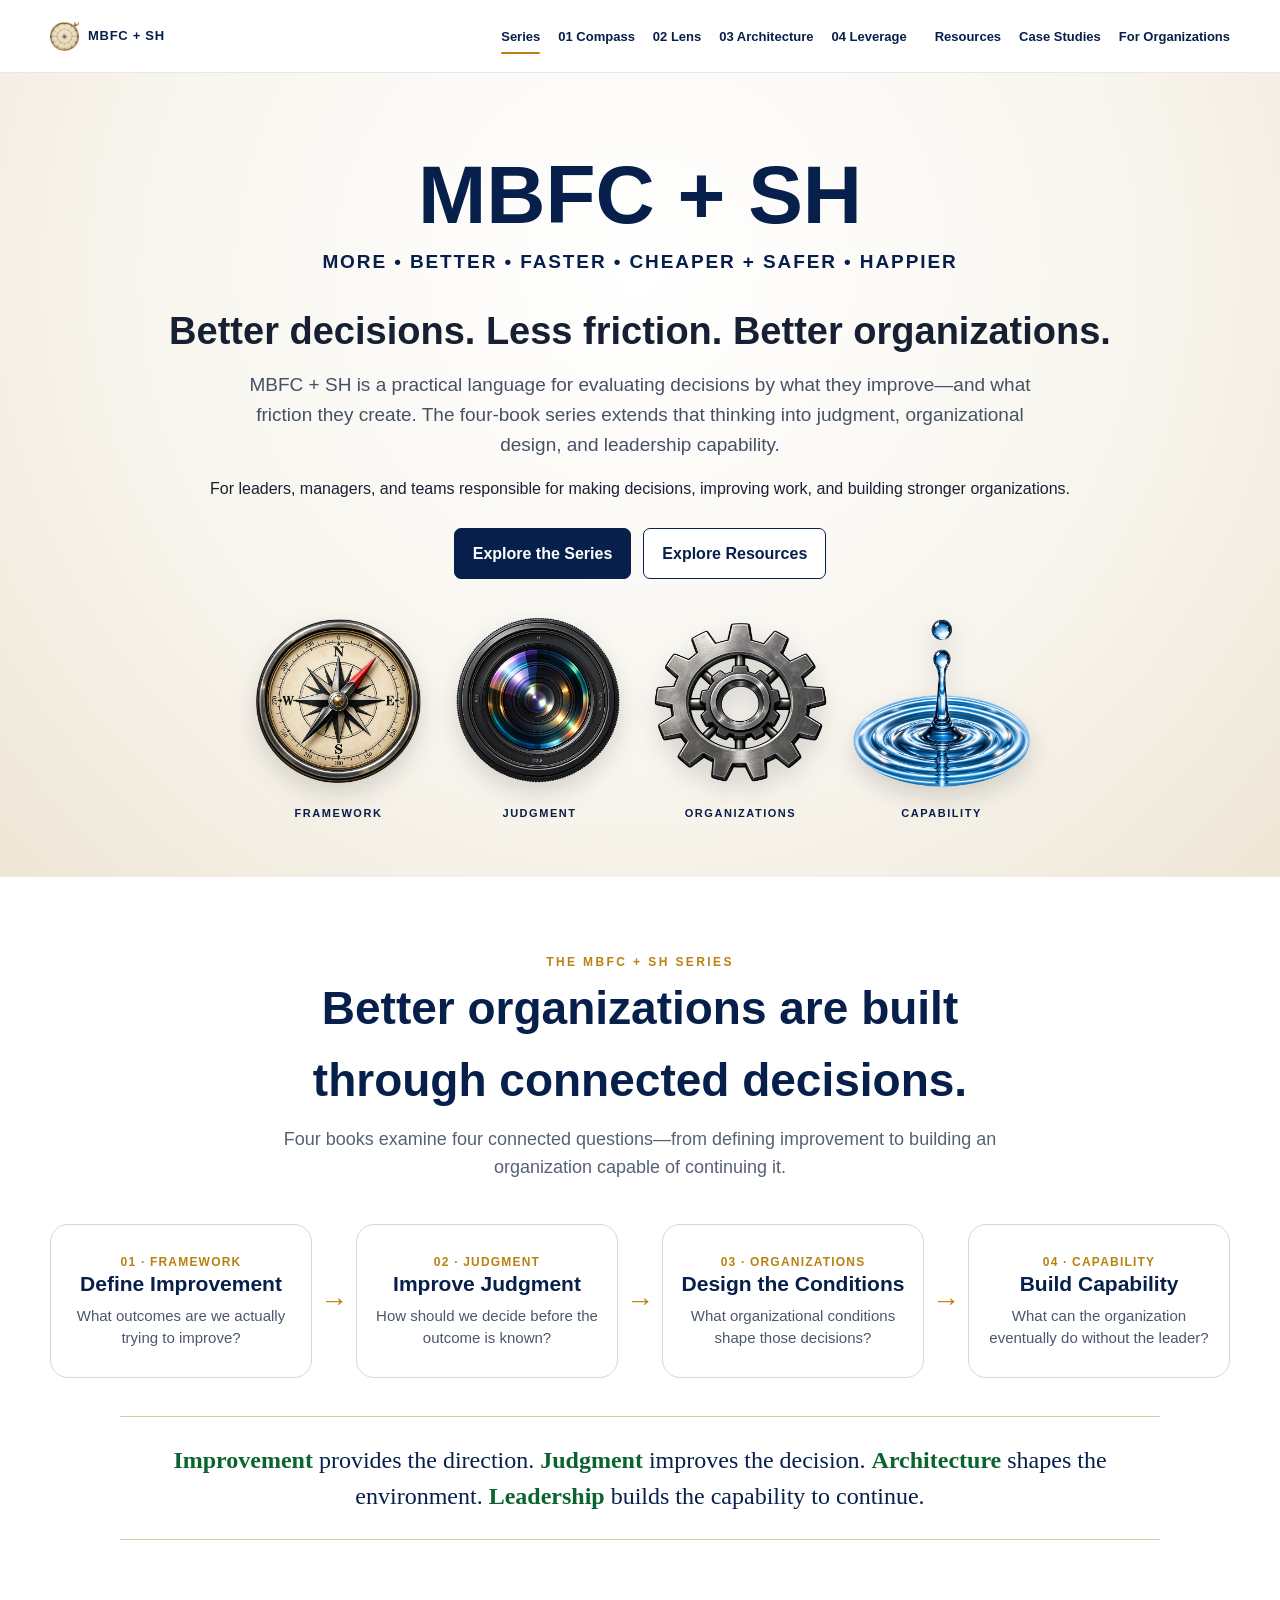
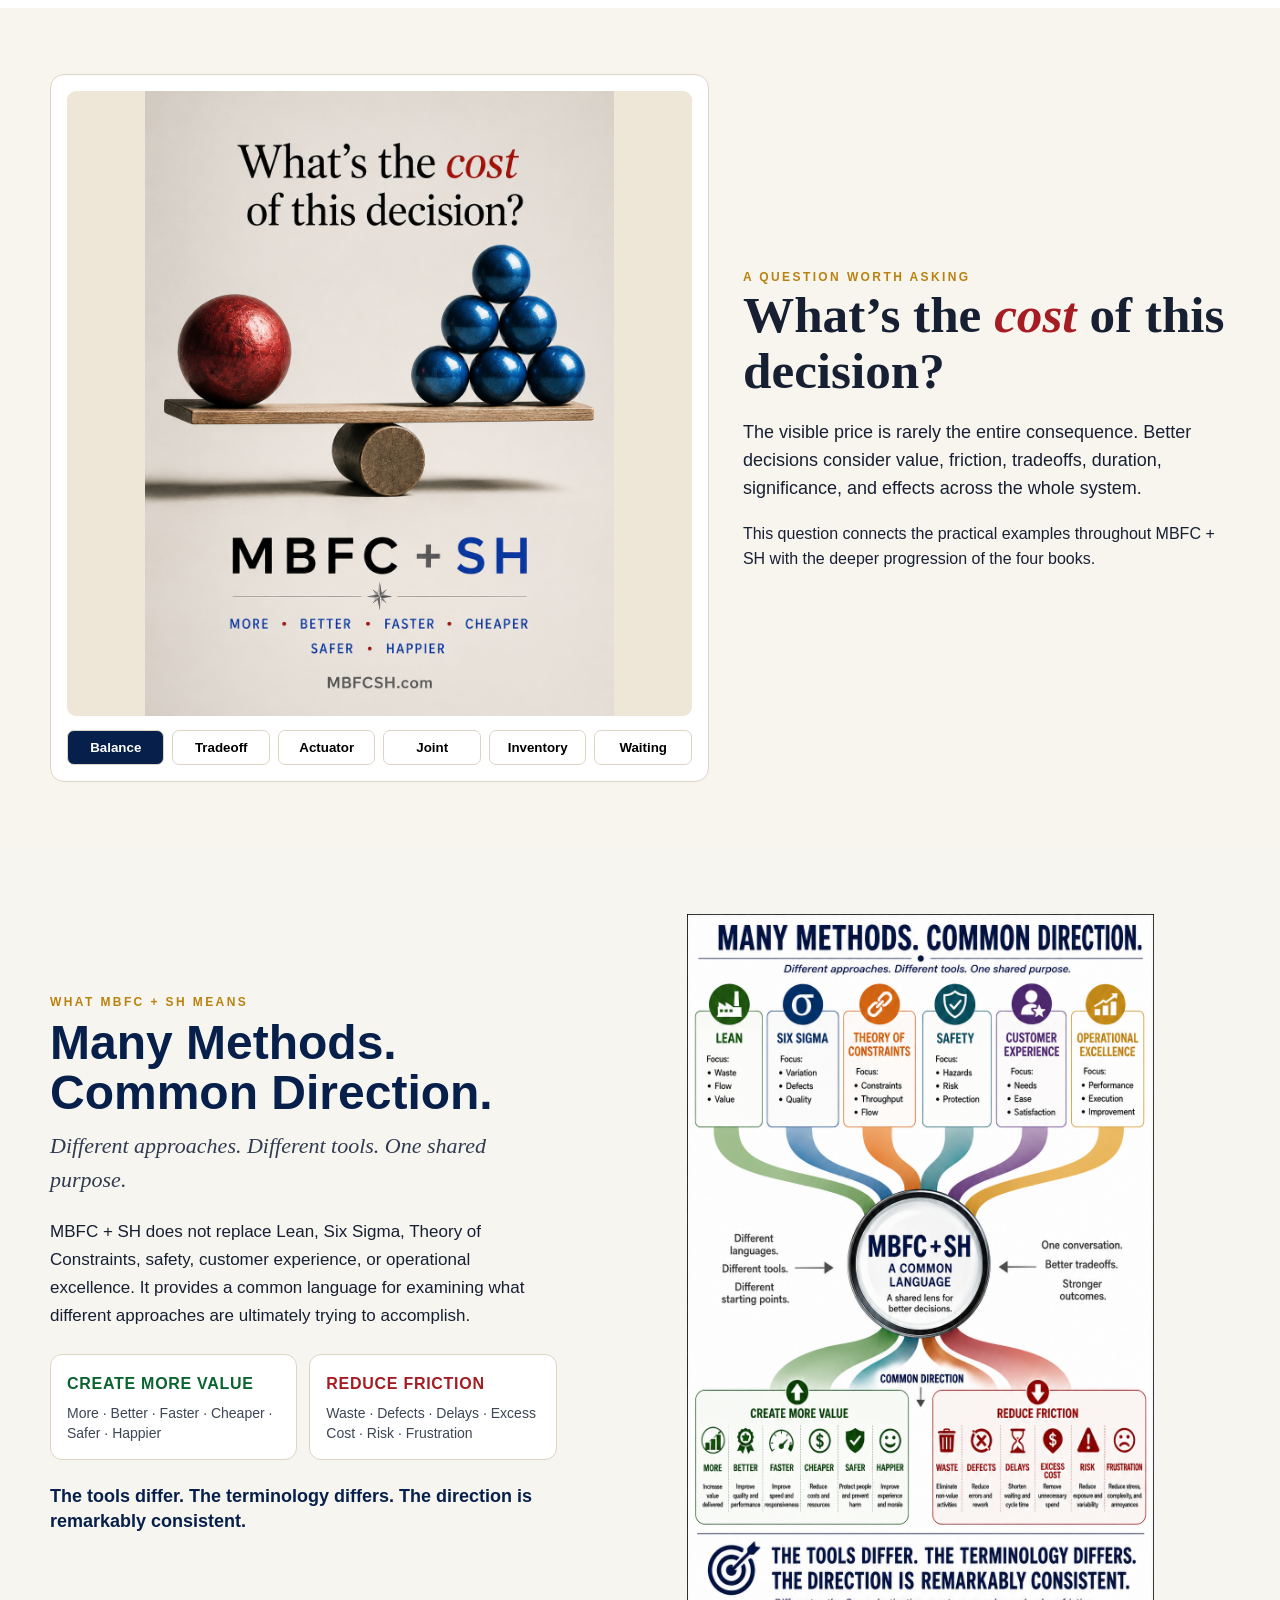
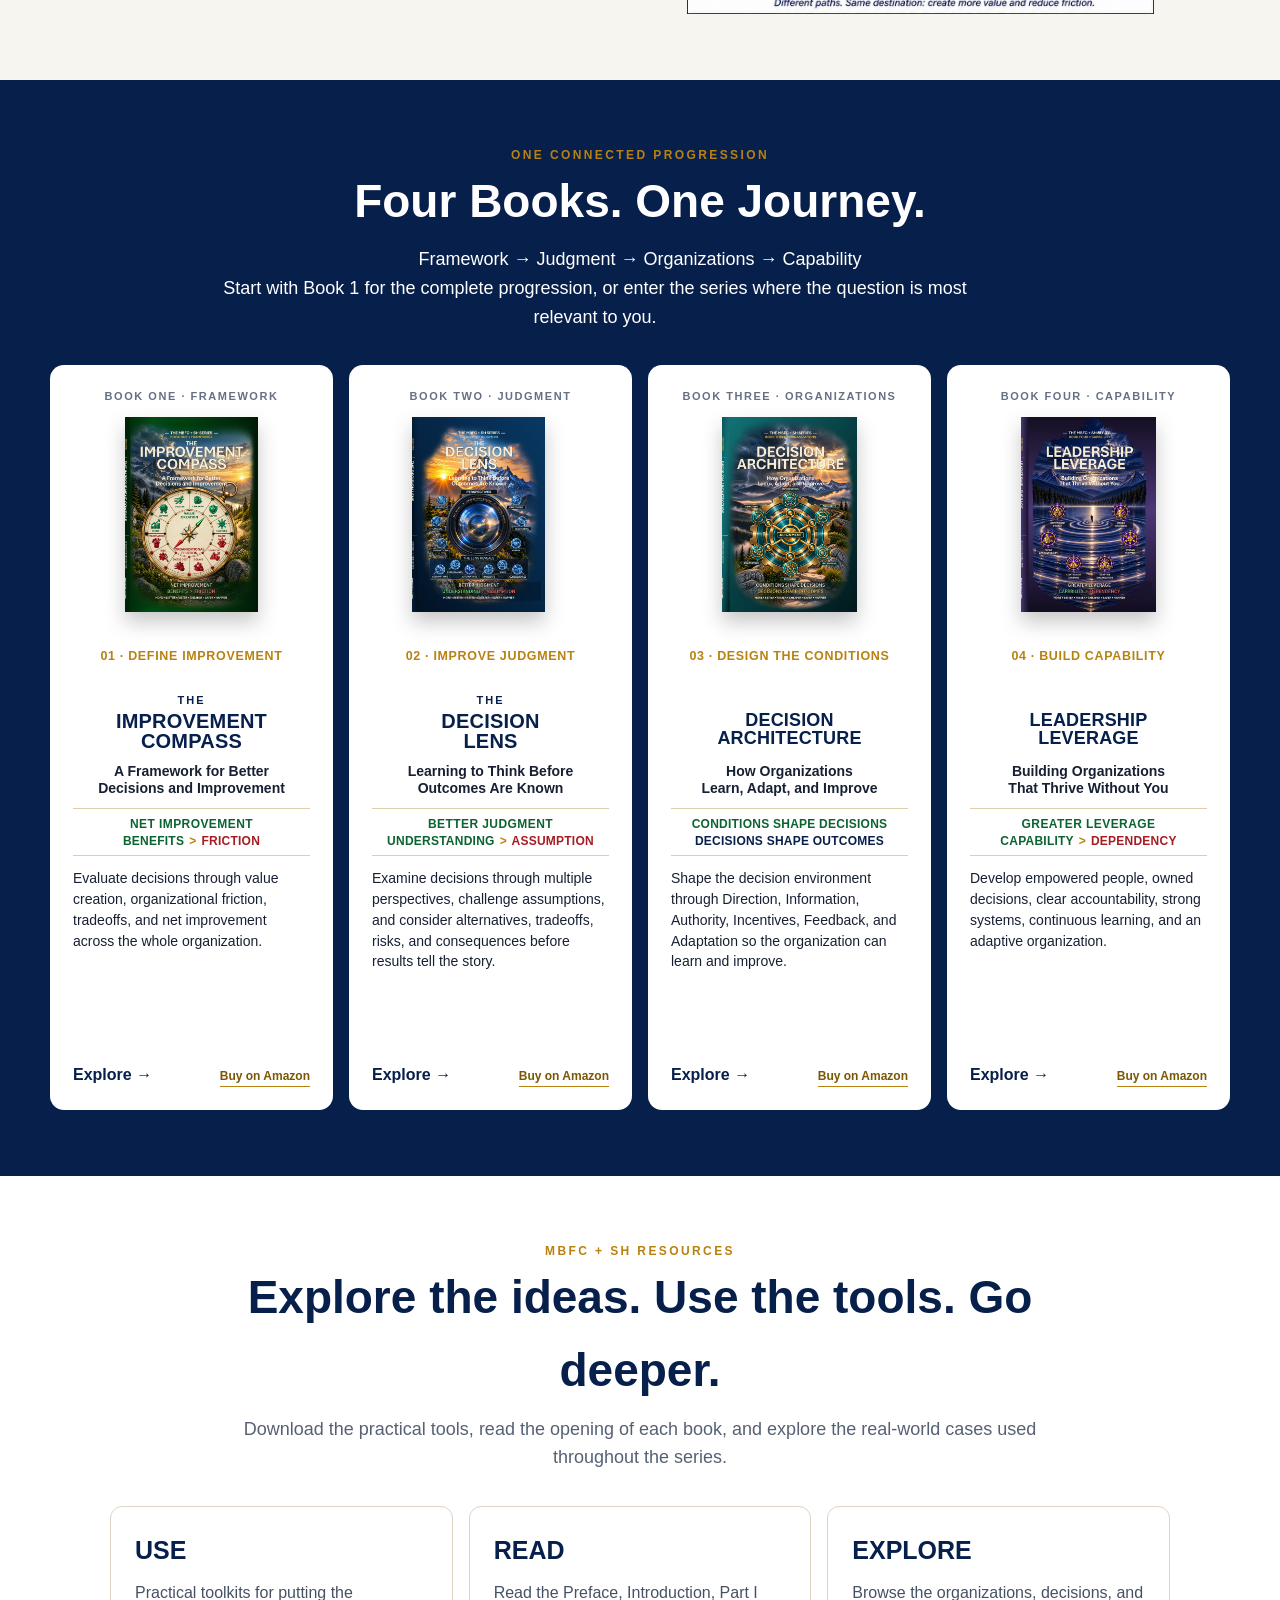
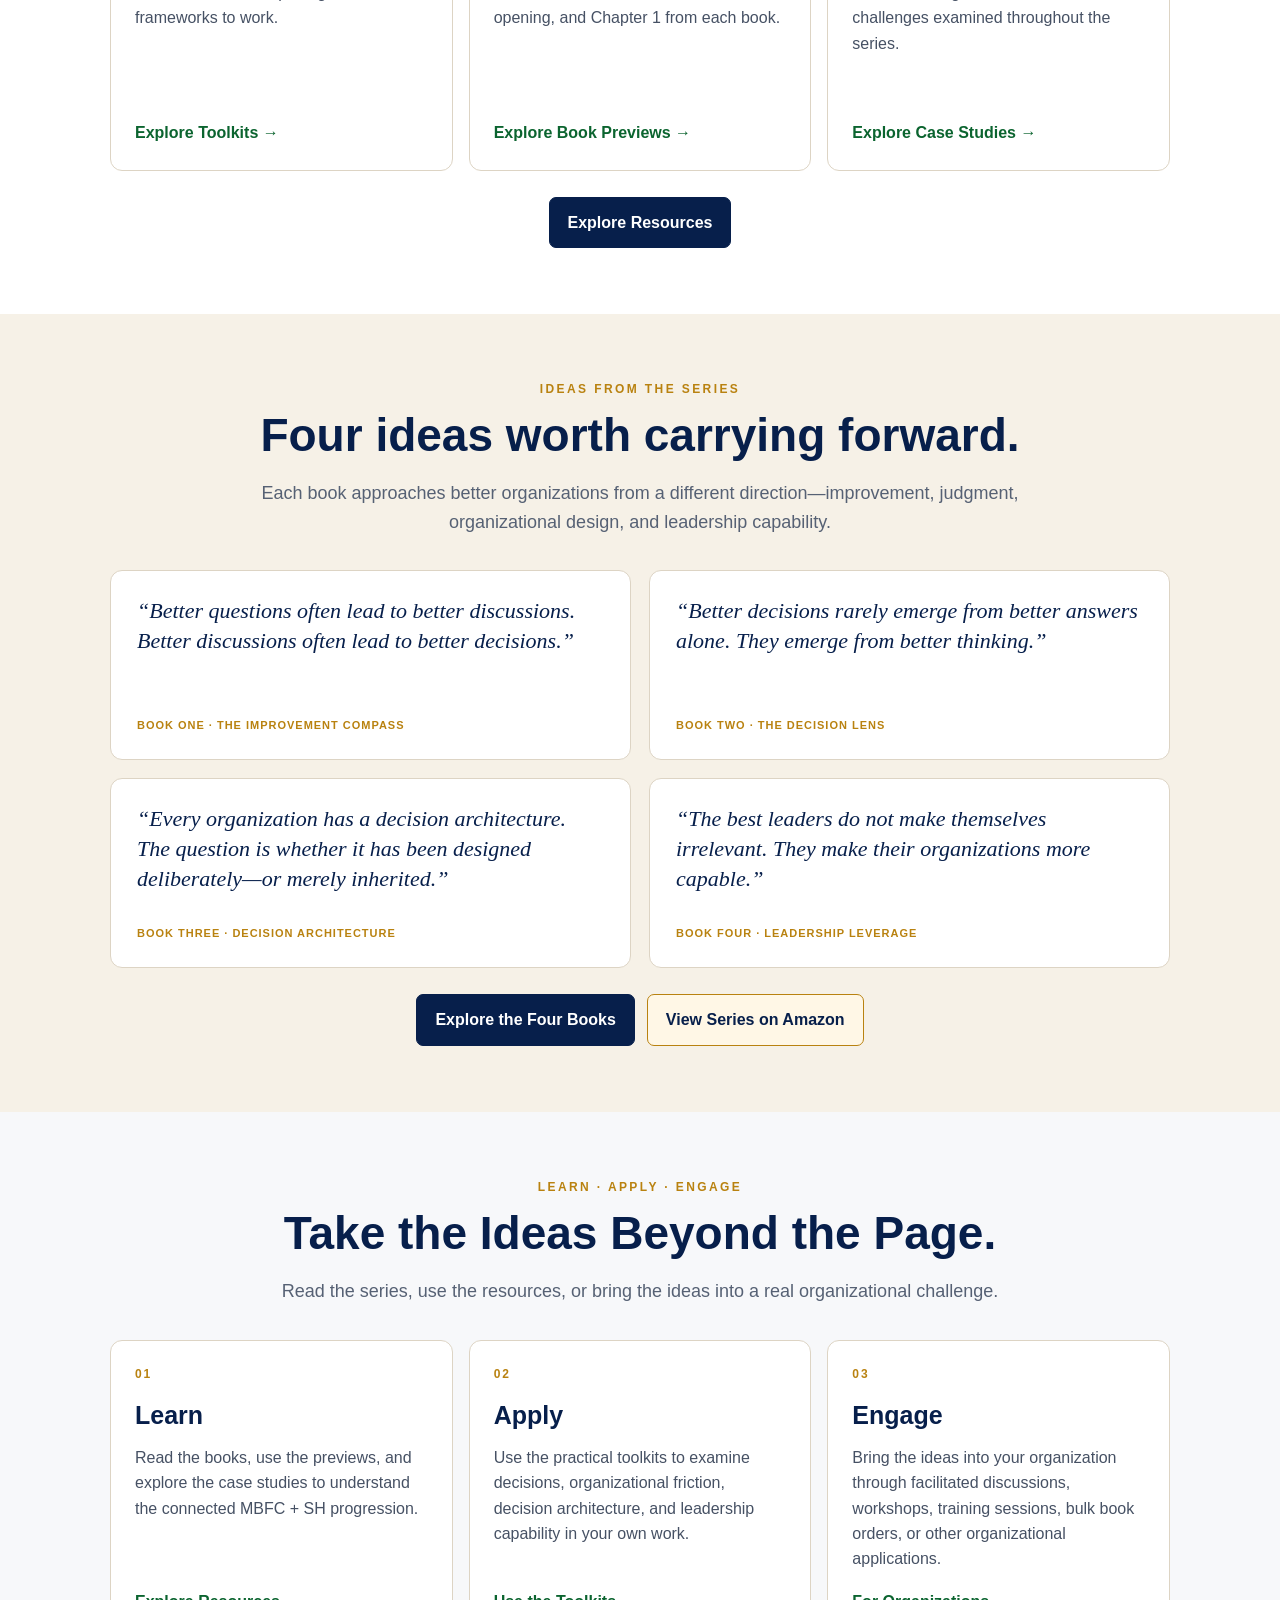
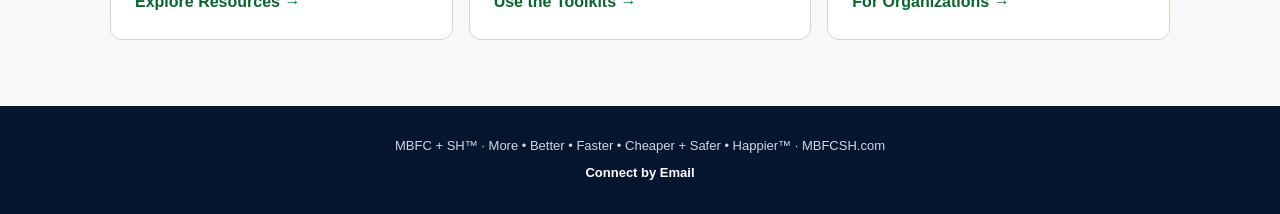
<file: index.html>
<!DOCTYPE html>

<html lang="en">
<head>
<meta charset="utf-8"/><meta content="width=device-width,initial-scale=1" name="viewport"/>
<title>MBFC + SH | Better Decisions. Less Friction. Better Organizations.</title>
<meta content="The MBFC + SH Series by Daniel Nichols: The Improvement Compass, The Decision Lens, Decision Architecture, and Leadership Leverage." name="description"/>
<link href="https://mbfcsh.com/" rel="canonical"/><link href="site.css" rel="stylesheet"/><link href="favicon.png" rel="icon" type="image/png"/>
</head>
<body>
<nav class="top"><div class="wrap nav"><a class="brand" href="index.html"><img src="favicon.png" alt="" aria-hidden="true"><span>MBFC + SH</span></a><div class="booknav"><a class="active" href="index.html">Series</a><a href="book-1.html">01 Compass</a><a href="book-2.html">02 Lens</a><a href="book-3.html">03 Architecture</a><a href="book-4.html">04 Leverage</a></div><div class="utility"><a href="resources.html">Resources</a><a href="case-studies.html">Case Studies</a><a href="organizations.html">For Organizations</a></div><details class="mobile-nav"><summary>Menu</summary><div class="mobile-nav-panel"><a class="active" href="index.html">Series</a><a href="book-1.html">01 Compass</a><a href="book-2.html">02 Lens</a><a href="book-3.html">03 Architecture</a><a href="book-4.html">04 Leverage</a><a href="resources.html">Resources</a><a href="case-studies.html">Case Studies</a><a href="organizations.html">For Organizations</a></div></details></div></nav>
<header class="hero" id="top"><div class="wrap"><h1>MBFC + SH</h1><div class="strap">MORE • BETTER • FASTER • CHEAPER + SAFER • HAPPIER</div><h2>Better decisions. Less friction. Better organizations.</h2><p class="lead">MBFC + SH is a practical language for evaluating decisions by what they improve—and what friction they create. The four-book series extends that thinking into judgment, organizational design, and leadership capability.</p><p>For leaders, managers, and teams responsible for making decisions, improving work, and building stronger organizations.</p><div class="actions"><a class="btn primary" href="#framework">Explore the Series</a><a class="btn secondary" href="resources.html">Explore Resources</a></div><div aria-label="The four-book journey" class="hero-symbols"><div><img alt="Compass symbol for The Improvement Compass" src="MBFC+SH_B1_Icon_Compass(1).png"/><span>FRAMEWORK</span></div><div><img alt="Lens symbol for The Decision Lens" src="MBFC+SH_B2_Icon_Lens(1).png"/><span>JUDGMENT</span></div><div><img alt="Gear symbol for Decision Architecture" src="MBFC+SH_B3_Icon_Gear(1).png"/><span>ORGANIZATIONS</span></div><div><img alt="Ripple symbol for Leadership Leverage" src="MBFC+SH_B4_Icon_Ripple(2).png"/><span>CAPABILITY</span></div></div></div></header>
<main>
<section class="series-system" id="framework"><div class="wrap"><div class="section-title"><div class="eyebrow">The MBFC + SH Series</div><h2>Better organizations are built through connected decisions.</h2><p>Four books examine four connected questions—from defining improvement to building an organization capable of continuing it.</p></div><div aria-label="The MBFC + SH four-book progression" class="series-progression"><article><div class="series-step">01 · FRAMEWORK</div><h3>Define Improvement</h3><p>What outcomes are we actually trying to improve?</p></article><div aria-hidden="true" class="series-arrow">→</div><article><div class="series-step">02 · JUDGMENT</div><h3>Improve Judgment</h3><p>How should we decide before the outcome is known?</p></article><div aria-hidden="true" class="series-arrow">→</div><article><div class="series-step">03 · ORGANIZATIONS</div><h3>Design the Conditions</h3><p>What organizational conditions shape those decisions?</p></article><div aria-hidden="true" class="series-arrow">→</div><article><div class="series-step">04 · CAPABILITY</div><h3>Build Capability</h3><p>What can the organization eventually do without the leader?</p></article></div><div class="series-synthesis"><p><strong>Improvement</strong> provides the direction. <strong>Judgment</strong> improves the decision. <strong>Architecture</strong> shapes the environment. <strong>Leadership</strong> builds the capability to continue.</p></div></div></section><section class="cost"><div class="wrap cost-grid"><div class="cost-visual"><div class="cost-image-stage"><img alt="What’s the cost of this decision? MBFC + SH illustration" id="costImage" src="ChatGPT Image Jul 16, 2026, 05_05_32 PM.png"/></div><div class="cost-tabs"><button class="active" data-img="ChatGPT Image Jul 16, 2026, 05_05_32 PM.png">Balance</button><button data-img="ChatGPT Image Jul 16, 2026, 05_11_54 PM.png">Tradeoff</button><button data-img="ChatGPT Image Jul 16, 2026, 06_37_06 PM.png">Actuator</button><button data-img="ChatGPT Image Jul 16, 2026, 06_38_28 PM.png">Joint</button><button data-img="ChatGPT Image Jul 16, 2026, 06_44_32 PM.png">Inventory</button><button data-img="ChatGPT Image Jul 16, 2026, 06_46_07 PM.png">Waiting</button></div></div><div><div class="eyebrow">A Question Worth Asking</div><h2>What’s the <em>cost</em> of this decision?</h2><p style="font-size:18px">The visible price is rarely the entire consequence. Better decisions consider value, friction, tradeoffs, duration, significance, and effects across the whole system.</p><p>This question connects the practical examples throughout MBFC + SH with the deeper progression of the four books.</p></div></div></section><section class="common-direction" id="common-direction"><div class="wrap common-direction-grid"><div class="common-direction-copy"><div class="eyebrow">What MBFC + SH Means</div><h2>Many Methods. Common Direction.</h2><p class="common-direction-lead">Different approaches. Different tools. One shared purpose.</p><p>MBFC + SH does not replace Lean, Six Sigma, Theory of Constraints, safety, customer experience, or operational excellence. It provides a common language for examining what different approaches are ultimately trying to accomplish.</p><div class="common-direction-outcomes"><div><strong>Create more value</strong><span>More · Better · Faster · Cheaper · Safer · Happier</span></div><div><strong>Reduce friction</strong><span>Waste · Defects · Delays · Excess Cost · Risk · Frustration</span></div></div><p class="common-direction-close">The tools differ. The terminology differs. The direction is remarkably consistent.</p></div><figure class="common-direction-visual"><img alt="Many Methods. Common Direction. Different improvement approaches converge on MBFC + SH as a common language for creating more value and reducing organizational friction." src="B1_Many_Methods_Common_Direction.png"/></figure></div></section>
<section class="journey" id="books"><div class="wrap"><div class="section-title"><div class="eyebrow">One Connected Progression</div><h2>Four Books. One Journey.</h2><p>Framework → Judgment → Organizations → Capability</p><p class="journey-orientation">Start with Book 1 for the complete progression, or enter the series where the question is most relevant to you.</p></div><div class="journey-grid">
<article class="book" id="book1"><div class="num">BOOK ONE · FRAMEWORK</div><div class="journey-cover"><img alt="Book 1 front cover" src="MBFC_SH_B1_Front_Cover.png"/></div><div class="book-purpose"><strong>01 · DEFINE IMPROVEMENT</strong></div><h3 class="cover-title has-the"><span class="small-the">THE</span><span class="main-title"><span>IMPROVEMENT</span><span>COMPASS</span></span></h3><div class="cover-subtitle"><span>A Framework for Better</span><span>Decisions and Improvement</span></div><div class="book-equation"><span class="equation-outcome">NET IMPROVEMENT</span><span class="equation-detail"><span class="formula-positive">BENEFITS</span> <span class="formula-sign">&gt;</span> <span class="formula-negative">FRICTION</span></span></div><p class="book-description">Evaluate decisions through value creation, organizational friction, tradeoffs, and net improvement across the whole organization.</p><div class="book-card-actions"><a class="book-explore" href="book-1.html">Explore →</a><a class="book-amazon" href="https://www.amazon.com/gp/product/B0HK3CNXB6" rel="noopener" target="_blank">Buy on Amazon</a></div></article>
<article class="book" id="book2"><div class="num">BOOK TWO · JUDGMENT</div><div class="journey-cover"><img alt="Book 2 front cover" src="MBFC_SH_B2_Front_Cover.png"/></div><div class="book-purpose"><strong>02 · IMPROVE JUDGMENT</strong></div><h3 class="cover-title has-the"><span class="small-the">THE</span><span class="main-title"><span>DECISION</span><span>LENS</span></span></h3><div class="cover-subtitle"><span>Learning to Think Before</span><span>Outcomes Are Known</span></div><div class="book-equation"><span class="equation-outcome">BETTER JUDGMENT</span><span class="equation-detail"><span class="formula-positive">UNDERSTANDING</span> <span class="formula-sign">&gt;</span> <span class="formula-negative">ASSUMPTION</span></span></div><p class="book-description">Examine decisions through multiple perspectives, challenge assumptions, and consider alternatives, tradeoffs, risks, and consequences before results tell the story.</p><div class="book-card-actions"><a class="book-explore" href="book-2.html">Explore →</a><a class="book-amazon" href="https://www.amazon.com/gp/product/B0HJXK1VC1" rel="noopener" target="_blank">Buy on Amazon</a></div></article>
<article class="book" id="book3"><div class="num">BOOK THREE · ORGANIZATIONS</div><div class="journey-cover"><img alt="Book 3 front cover" src="MBFC_SH_B3_Front_Cover.png"/></div><div class="book-purpose"><strong>03 · DESIGN THE CONDITIONS</strong></div><h3 class="cover-title"><span class="main-title"><span>DECISION</span><span>ARCHITECTURE</span></span></h3><div class="cover-subtitle"><span>How Organizations</span><span>Learn, Adapt, and Improve</span></div><div class="book-equation"><span class="formula-positive">CONDITIONS SHAPE DECISIONS</span><span class="equation-detail formula-causal">DECISIONS SHAPE OUTCOMES</span></div><p class="book-description">Shape the decision environment through Direction, Information, Authority, Incentives, Feedback, and Adaptation so the organization can learn and improve.</p><div class="book-card-actions"><a class="book-explore" href="book-3.html">Explore →</a><a class="book-amazon" href="https://www.amazon.com/gp/product/B0HK3NGKKW" rel="noopener" target="_blank">Buy on Amazon</a></div></article>
<article class="book" id="book4"><div class="num">BOOK FOUR · CAPABILITY</div><div class="journey-cover"><img alt="Book 4 front cover" src="MBFC_SH_B4_Front_Cover.png"/></div><div class="book-purpose"><strong>04 · BUILD CAPABILITY</strong></div><h3 class="cover-title"><span class="main-title"><span>LEADERSHIP</span><span>LEVERAGE</span></span></h3><div class="cover-subtitle"><span>Building Organizations</span><span>That Thrive Without You</span></div><div class="book-equation"><span class="equation-outcome">GREATER LEVERAGE</span><span class="equation-detail"><span class="formula-positive">CAPABILITY</span> <span class="formula-sign">&gt;</span> <span class="formula-negative">DEPENDENCY</span></span></div><p class="book-description">Develop empowered people, owned decisions, clear accountability, strong systems, continuous learning, and an adaptive organization.</p><div class="book-card-actions"><a class="book-explore" href="book-4.html">Explore →</a><a class="book-amazon" href="https://www.amazon.com/gp/product/B0HJXXVZPK" rel="noopener" target="_blank">Buy on Amazon</a></div></article>
</div></div></section>
<section id="tools"><div class="wrap"><div class="section-title"><div class="eyebrow">MBFC + SH Resources</div><h2>Explore the ideas. Use the tools. Go deeper.</h2><p>Download the practical tools, read the opening of each book, and explore the real-world cases used throughout the series.</p></div><div class="resource-grid"><div class="resource"><h3>USE</h3><p>Practical toolkits for putting the frameworks to work.</p><a href="resources.html">Explore Toolkits →</a></div><div class="resource"><h3>READ</h3><p>Read the Preface, Introduction, Part I opening, and Chapter 1 from each book.</p><a href="resources.html">Explore Book Previews →</a></div><div class="resource"><h3>EXPLORE</h3><p>Browse the organizations, decisions, and challenges examined throughout the series.</p><a href="case-studies.html">Explore Case Studies →</a></div></div><div class="actions"><a class="btn primary" href="resources.html">Explore Resources</a></div></div></section>
<section class="series-voices" id="ideas-from-series">
<div class="wrap">
<div class="section-title">
<div class="eyebrow">Ideas from the Series</div>
<h2>Four ideas worth carrying forward.</h2>
<p>Each book approaches better organizations from a different direction—improvement, judgment, organizational design, and leadership capability.</p>
</div>
<div class="quote-grid">
<blockquote class="series-quote"><p>“Better questions often lead to better discussions. Better discussions often lead to better decisions.”</p><cite>Book One · The Improvement Compass</cite></blockquote>
<blockquote class="series-quote"><p>“Better decisions rarely emerge from better answers alone. They emerge from better thinking.”</p><cite>Book Two · The Decision Lens</cite></blockquote>
<blockquote class="series-quote"><p>“Every organization has a decision architecture. The question is whether it has been designed deliberately—or merely inherited.”</p><cite>Book Three · Decision Architecture</cite></blockquote>
<blockquote class="series-quote"><p>“The best leaders do not make themselves irrelevant. They make their organizations more capable.”</p><cite>Book Four · Leadership Leverage</cite></blockquote>
</div>
<div class="actions"><a class="btn primary" href="#books">Explore the Four Books</a><a class="btn amazon" href="https://www.amazon.com/dp/B0HJXV8ZD6?binding=hardcover" rel="noopener" target="_blank">View Series on Amazon</a></div>
</div>
</section><section class="engage-section" id="engage">
<div class="wrap">
<div class="section-title">
<div class="eyebrow">Learn · Apply · Engage</div>
<h2>Take the Ideas Beyond the Page.</h2>
<p>Read the series, use the resources, or bring the ideas into a real organizational challenge.</p>
</div>
<div class="engage-grid">
<article class="engage-card"><div class="engage-number">01</div><h3>Learn</h3><p>Read the books, use the previews, and explore the case studies to understand the connected MBFC + SH progression.</p><a href="resources.html">Explore Resources →</a></article>
<article class="engage-card"><div class="engage-number">02</div><h3>Apply</h3><p>Use the practical toolkits to examine decisions, organizational friction, decision architecture, and leadership capability in your own work.</p><a href="resources.html">Use the Toolkits →</a></article>
<article class="engage-card"><div class="engage-number">03</div><h3>Engage</h3><p>Bring the ideas into your organization through facilitated discussions, workshops, training sessions, bulk book orders, or other organizational applications.</p><a href="organizations.html">For Organizations →</a></article>
</div>
</div>
</section>

</main><footer><div class="wrap"><div>MBFC + SH™ · More • Better • Faster • Cheaper + Safer • Happier™ · MBFCSH.com</div><div class="footer-connect"><a href="mailto:hello@mbfcsh.com?subject=MBFC%20%2B%20SH">Connect by Email</a></div></div></footer>
<script>
const costImage=document.getElementById('costImage');
const costVisual=document.querySelector('.cost-visual');
const costButtons=[...document.querySelectorAll('.cost-tabs button')];
const reduceMotion=window.matchMedia('(prefers-reduced-motion: reduce)').matches;
let costIndex=0;
let costTimer=null;
let fadeTimer=null;
function showCostImage(index){
  costIndex=(index+costButtons.length)%costButtons.length;
  const btn=costButtons[costIndex];
  costButtons.forEach(b=>b.classList.remove('active'));
  btn.classList.add('active');
  if(costImage.src.endsWith(encodeURI(btn.dataset.img))||costImage.getAttribute('src')===btn.dataset.img)return;
  costImage.classList.add('is-fading');
  clearTimeout(fadeTimer);
  fadeTimer=setTimeout(()=>{
    costImage.src=btn.dataset.img;
    requestAnimationFrame(()=>costImage.classList.remove('is-fading'));
  },250);
}
function startCostRotation(){
  if(reduceMotion||costTimer)return;
  costTimer=setInterval(()=>showCostImage(costIndex+1),5000);
}
function stopCostRotation(){
  clearInterval(costTimer);
  costTimer=null;
}
costButtons.forEach((btn,index)=>btn.addEventListener('click',()=>{
  showCostImage(index);
  stopCostRotation();
  startCostRotation();
}));
costVisual.addEventListener('mouseenter',stopCostRotation);
costVisual.addEventListener('mouseleave',startCostRotation);
costVisual.addEventListener('focusin',stopCostRotation);
costVisual.addEventListener('focusout',startCostRotation);
startCostRotation();
</script></body></html>
</file>
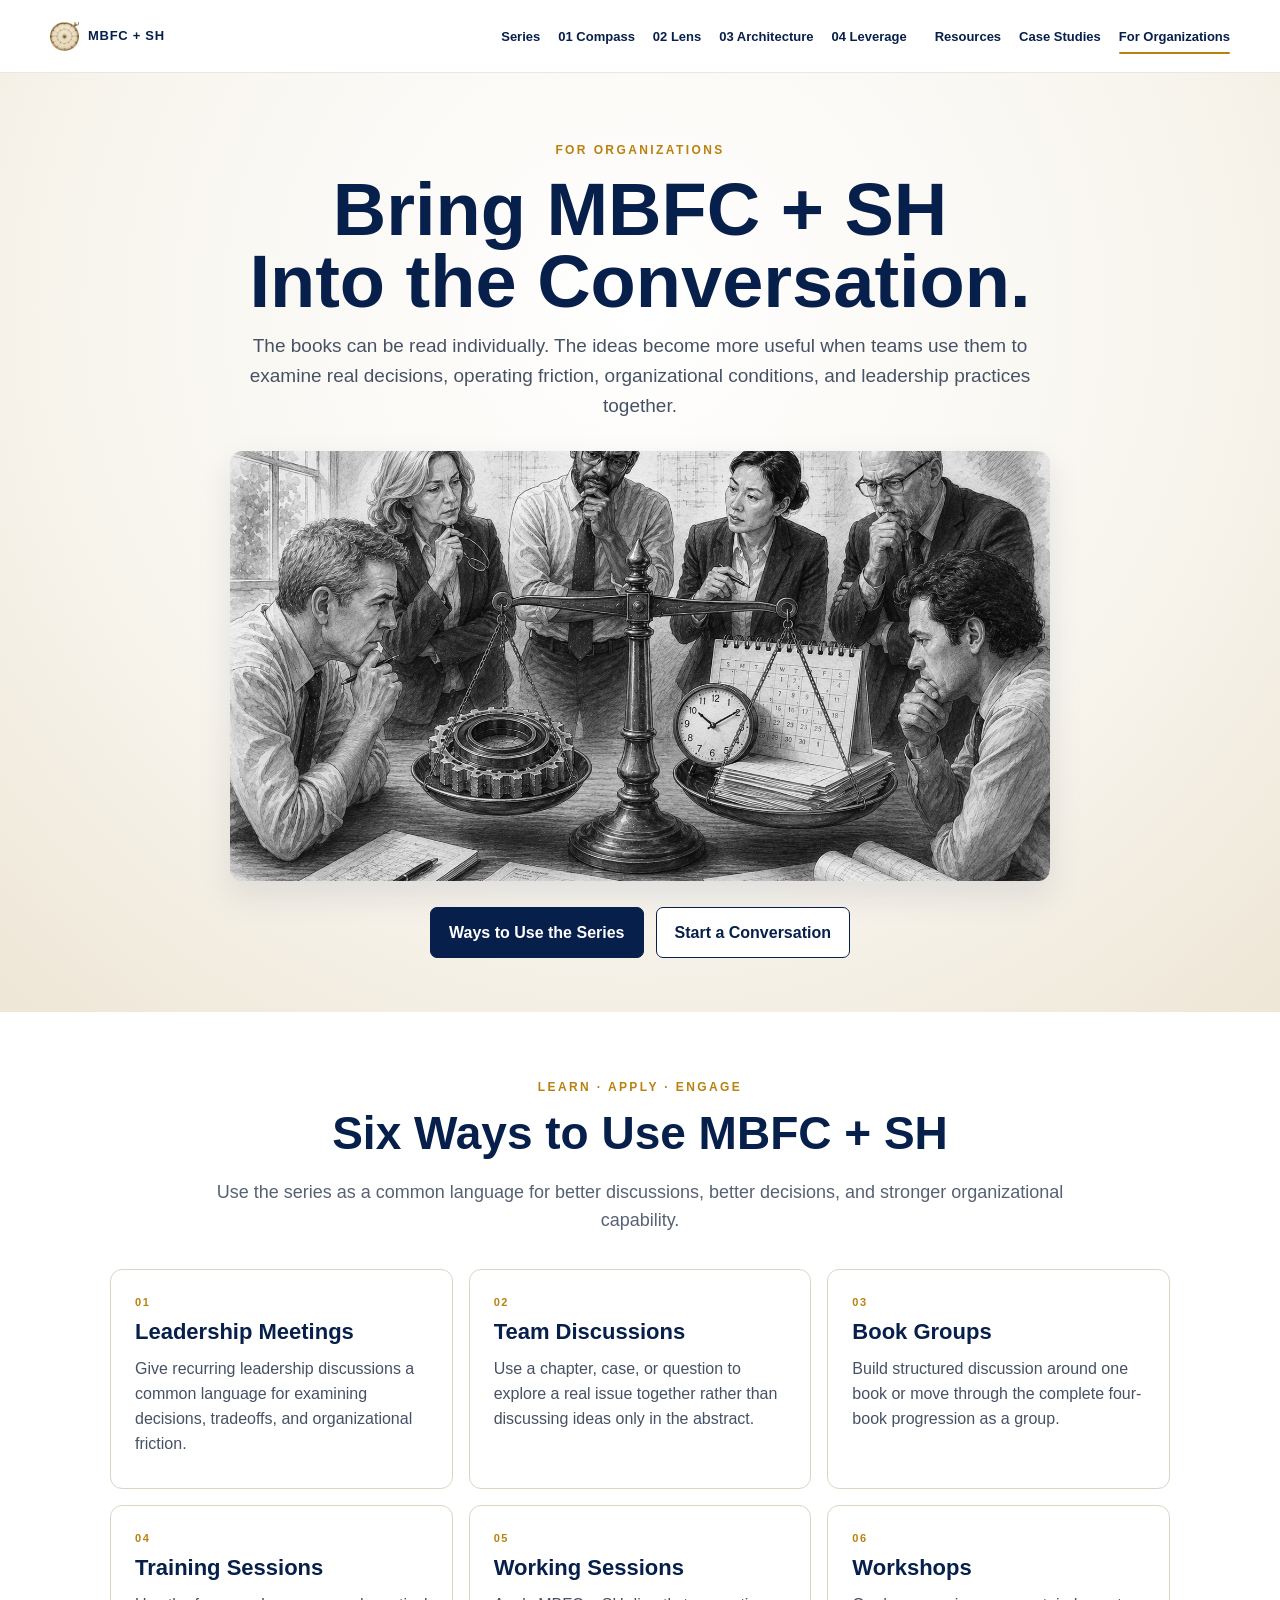
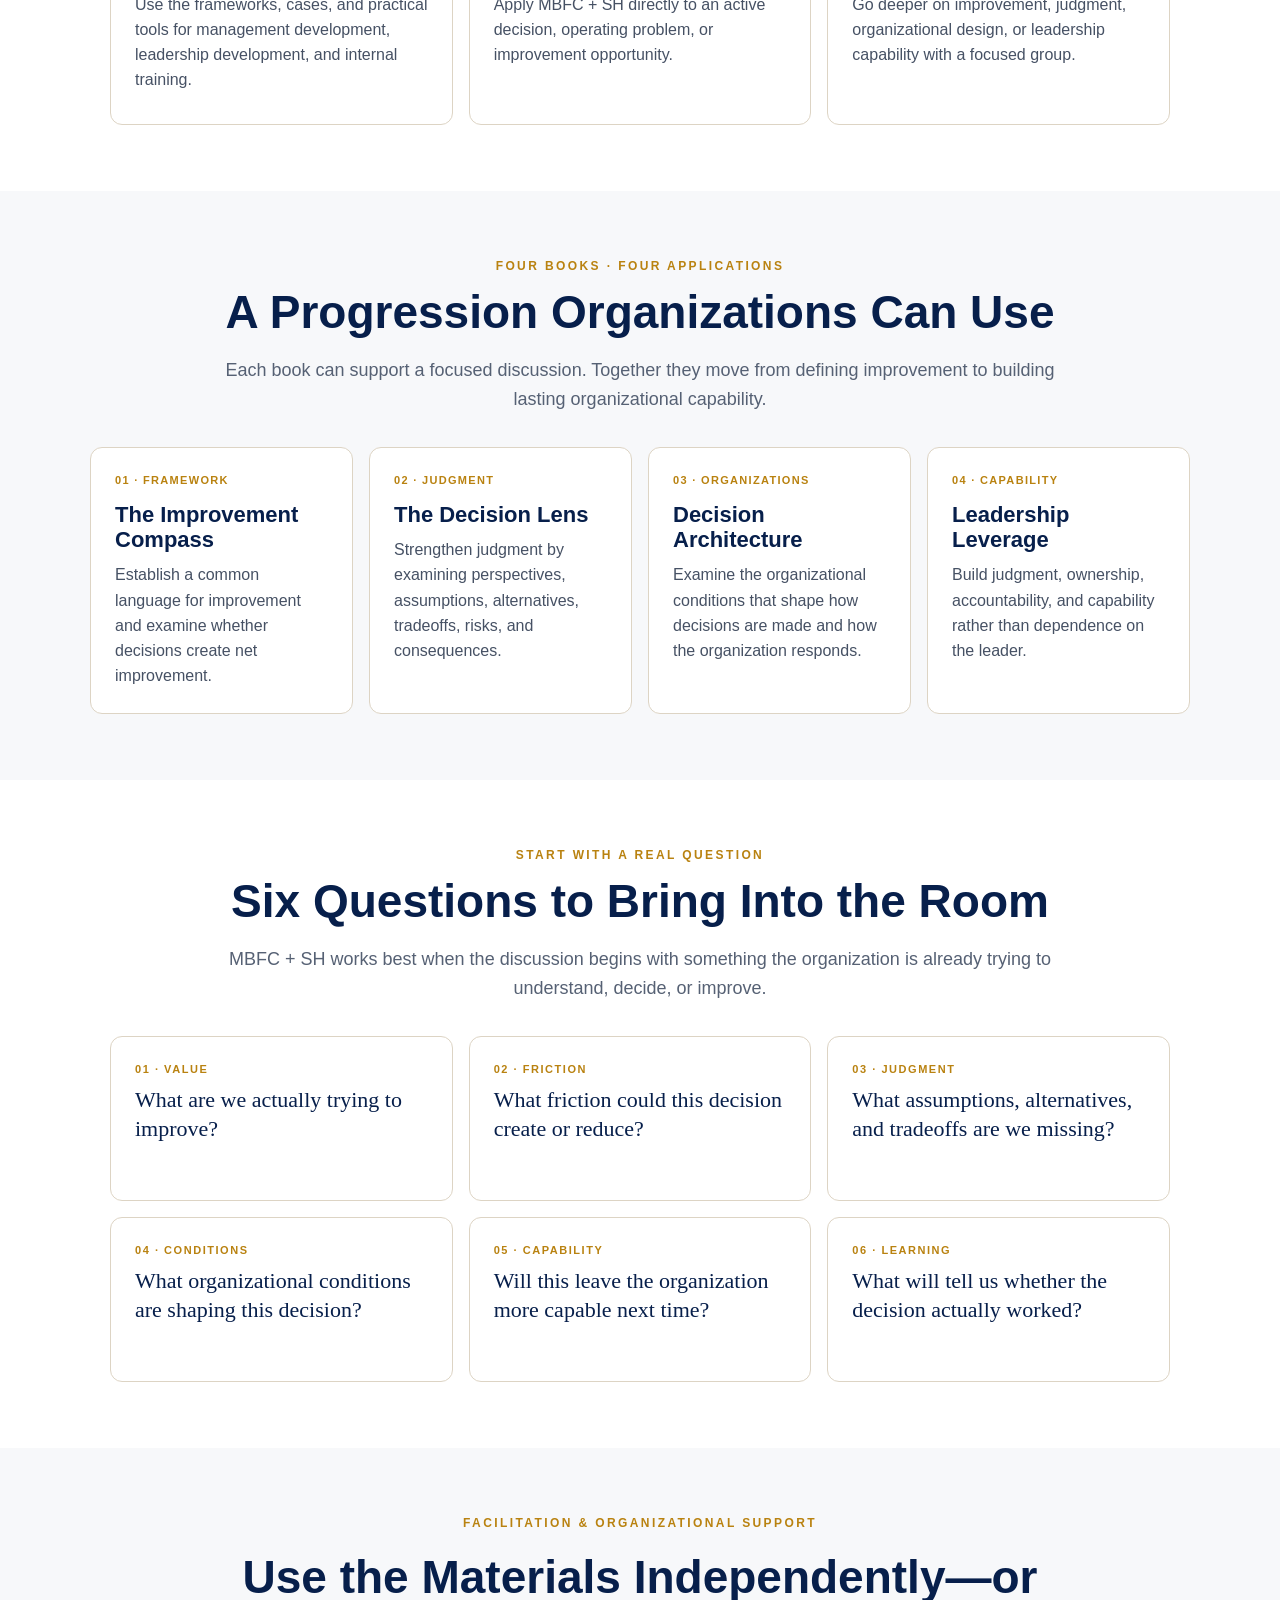
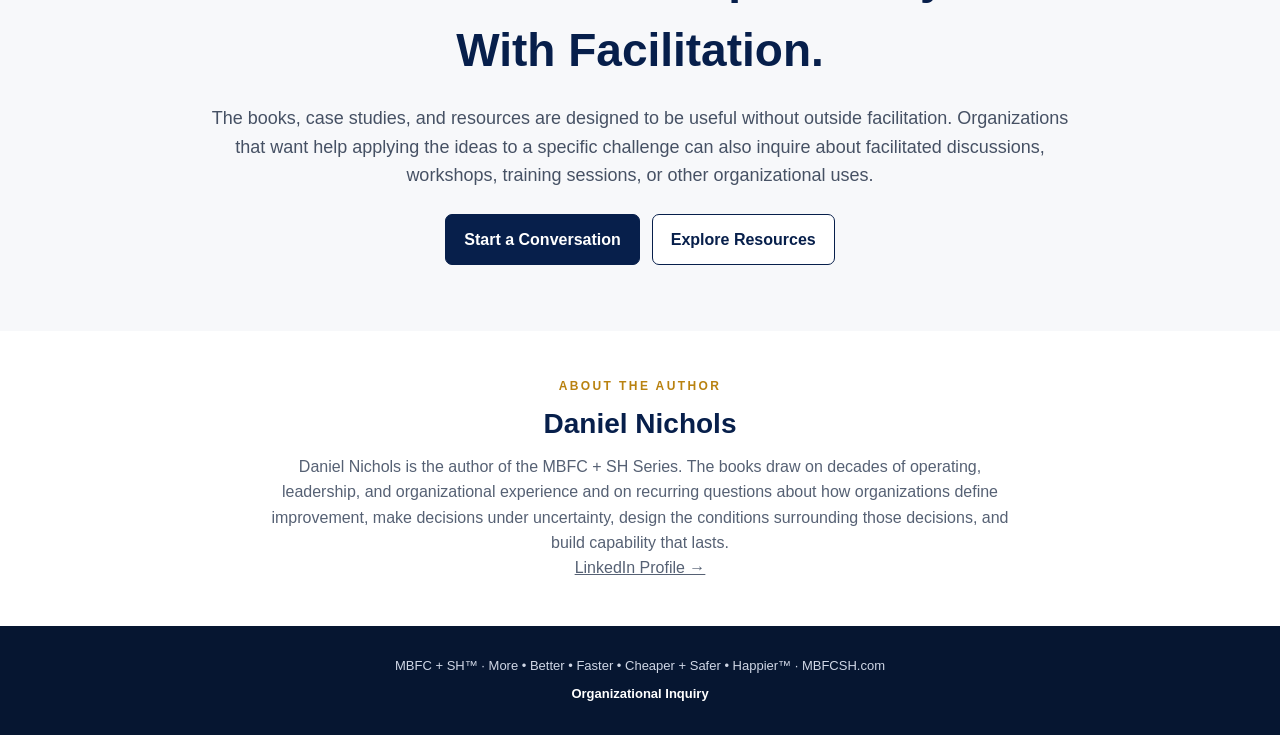
<file: about.html>
<!DOCTYPE html>
<html lang="en"><head><meta charset="utf-8"/><meta content="width=device-width,initial-scale=1" name="viewport"/><title>For Organizations | MBFC + SH</title><meta http-equiv="refresh" content="0; url=organizations.html"/><link rel="canonical" href="https://mbfcsh.com/organizations.html"/><link href="favicon.png" rel="icon" type="image/png"/></head><body><p>This page has moved to <a href="organizations.html">For Organizations</a>.</p></body></html>
</file>
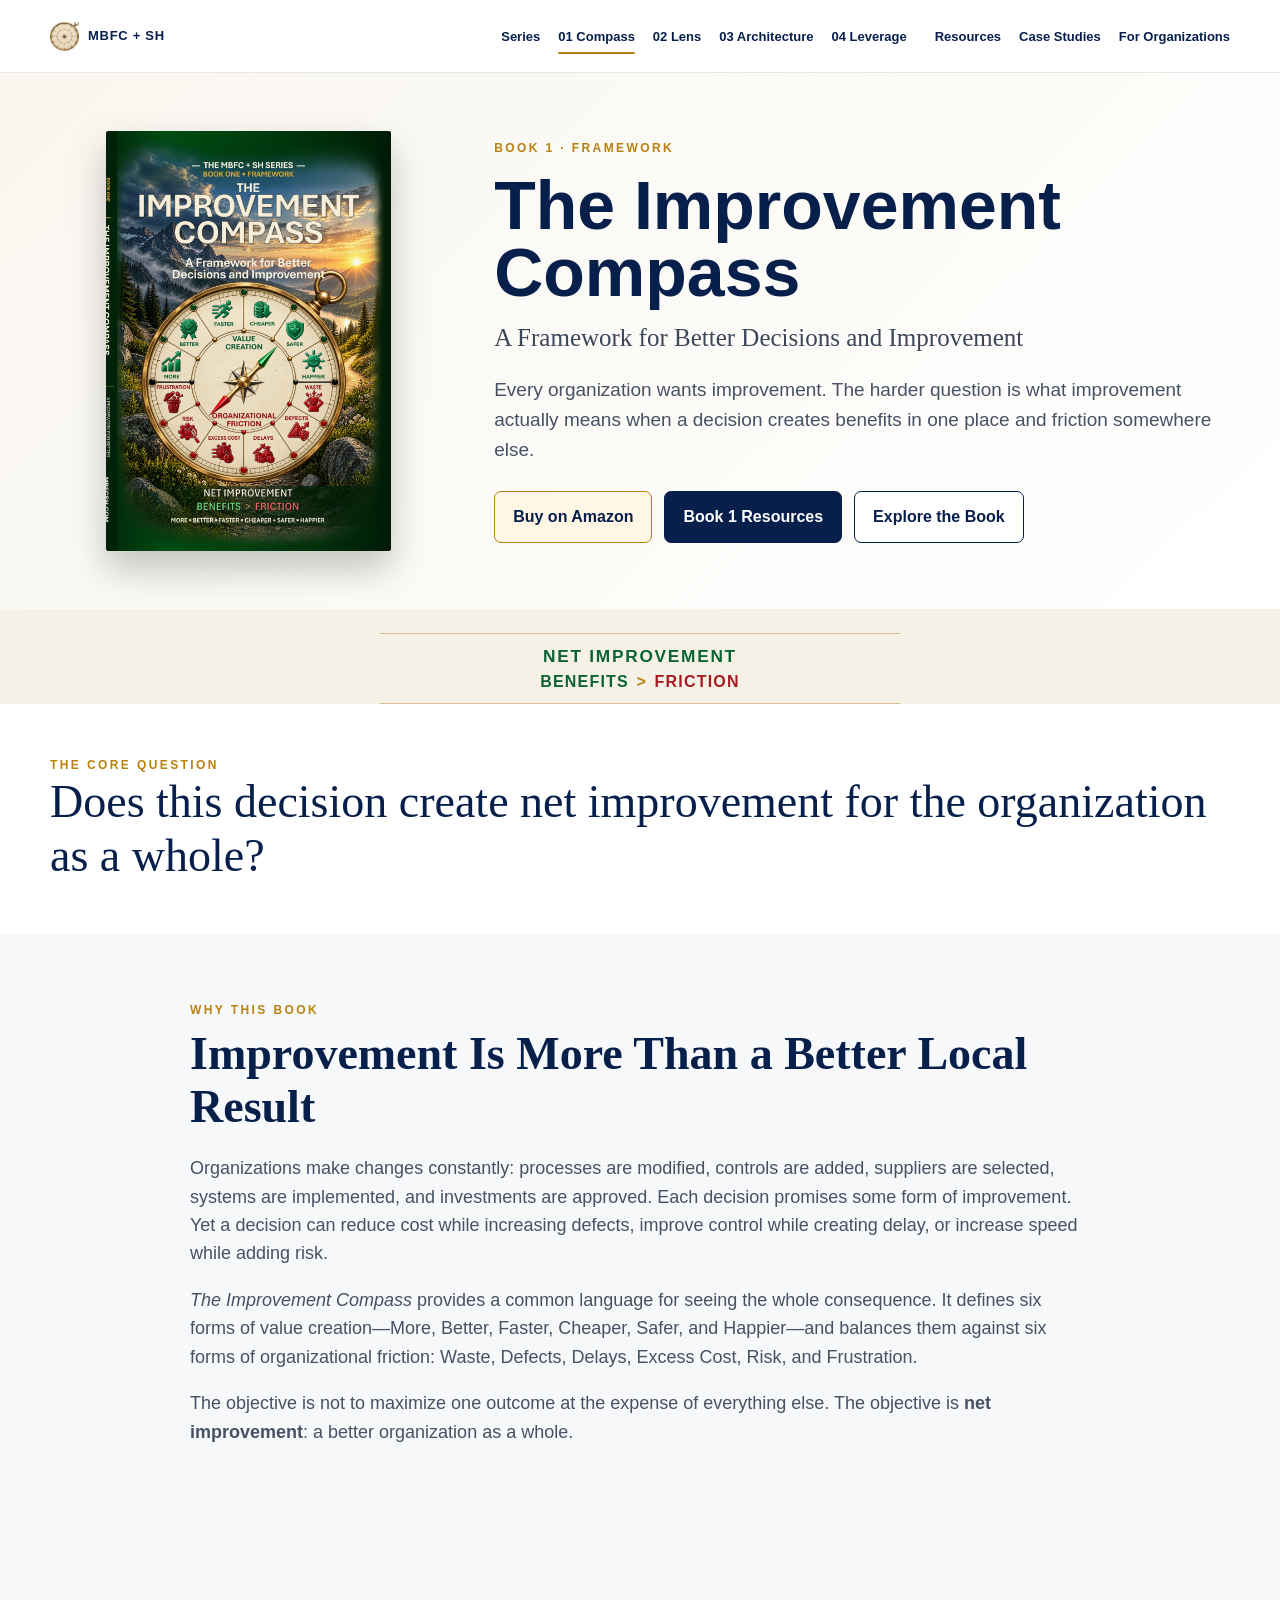
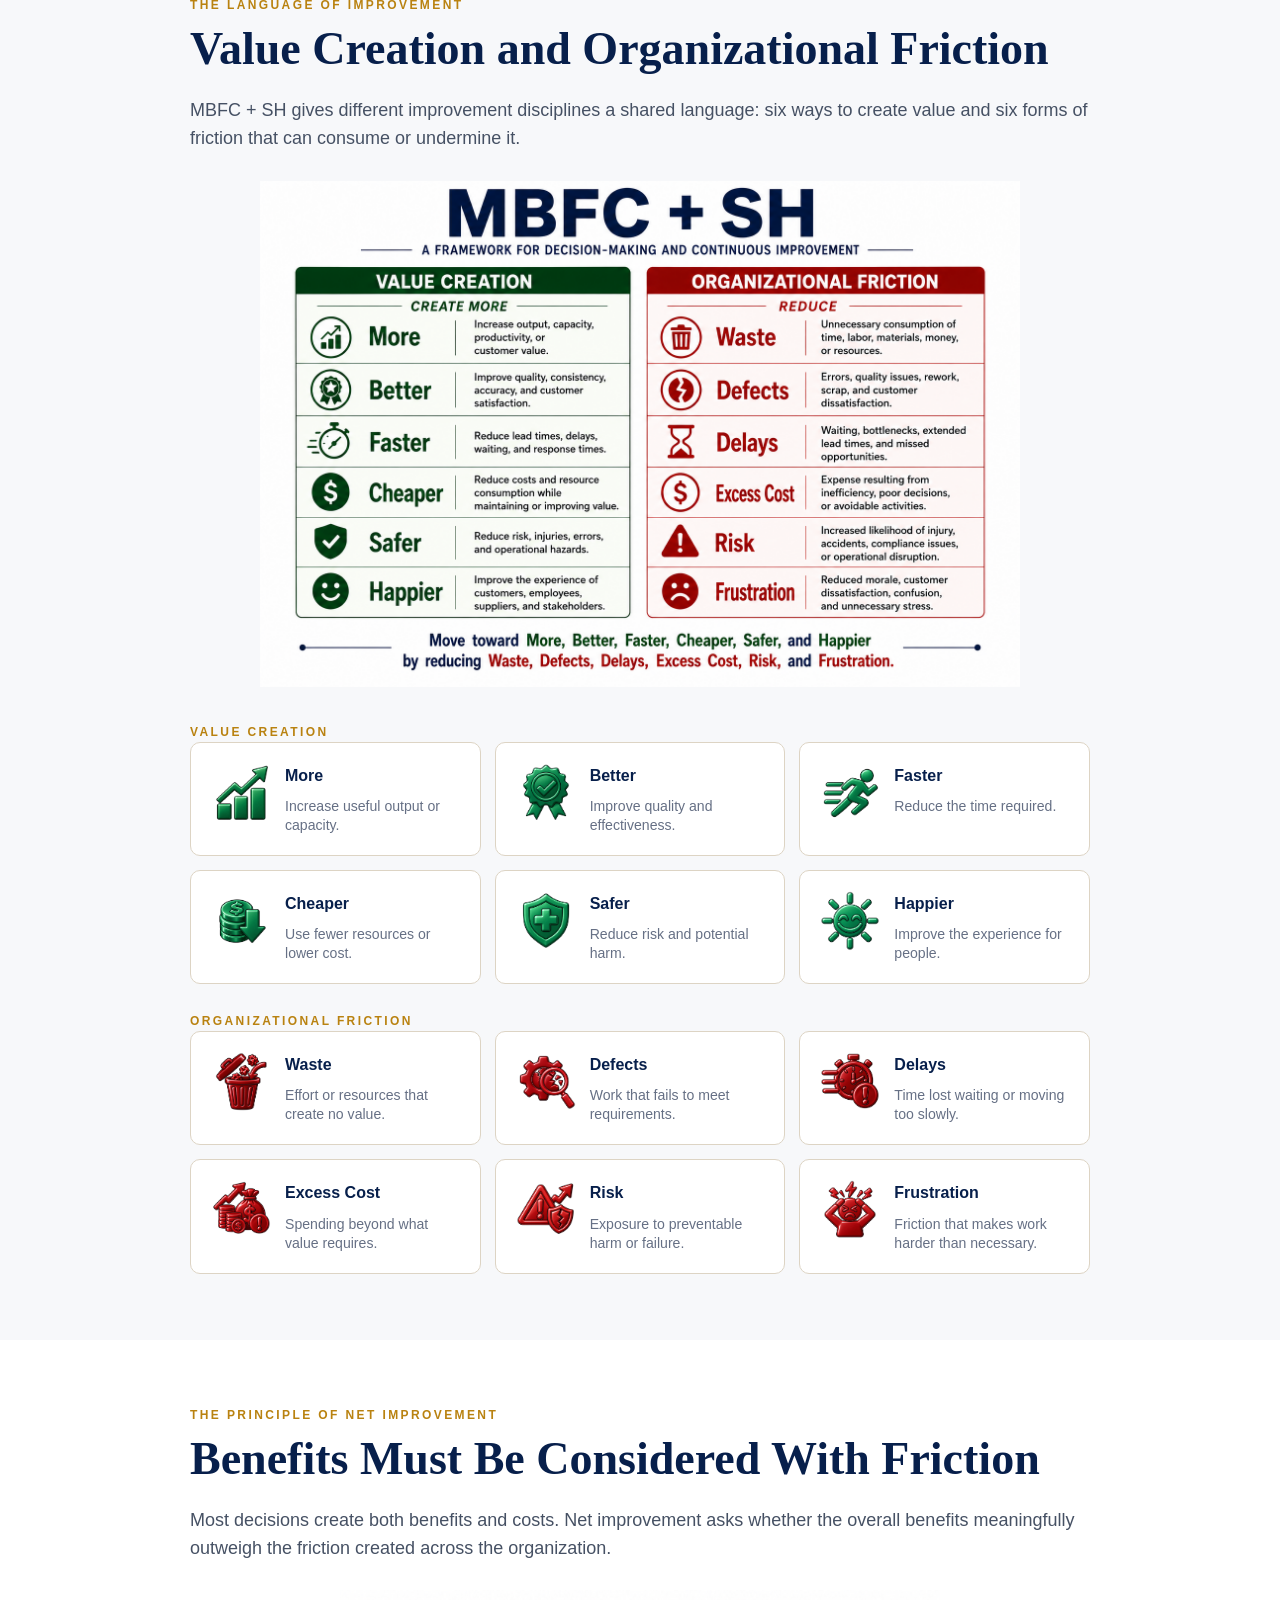
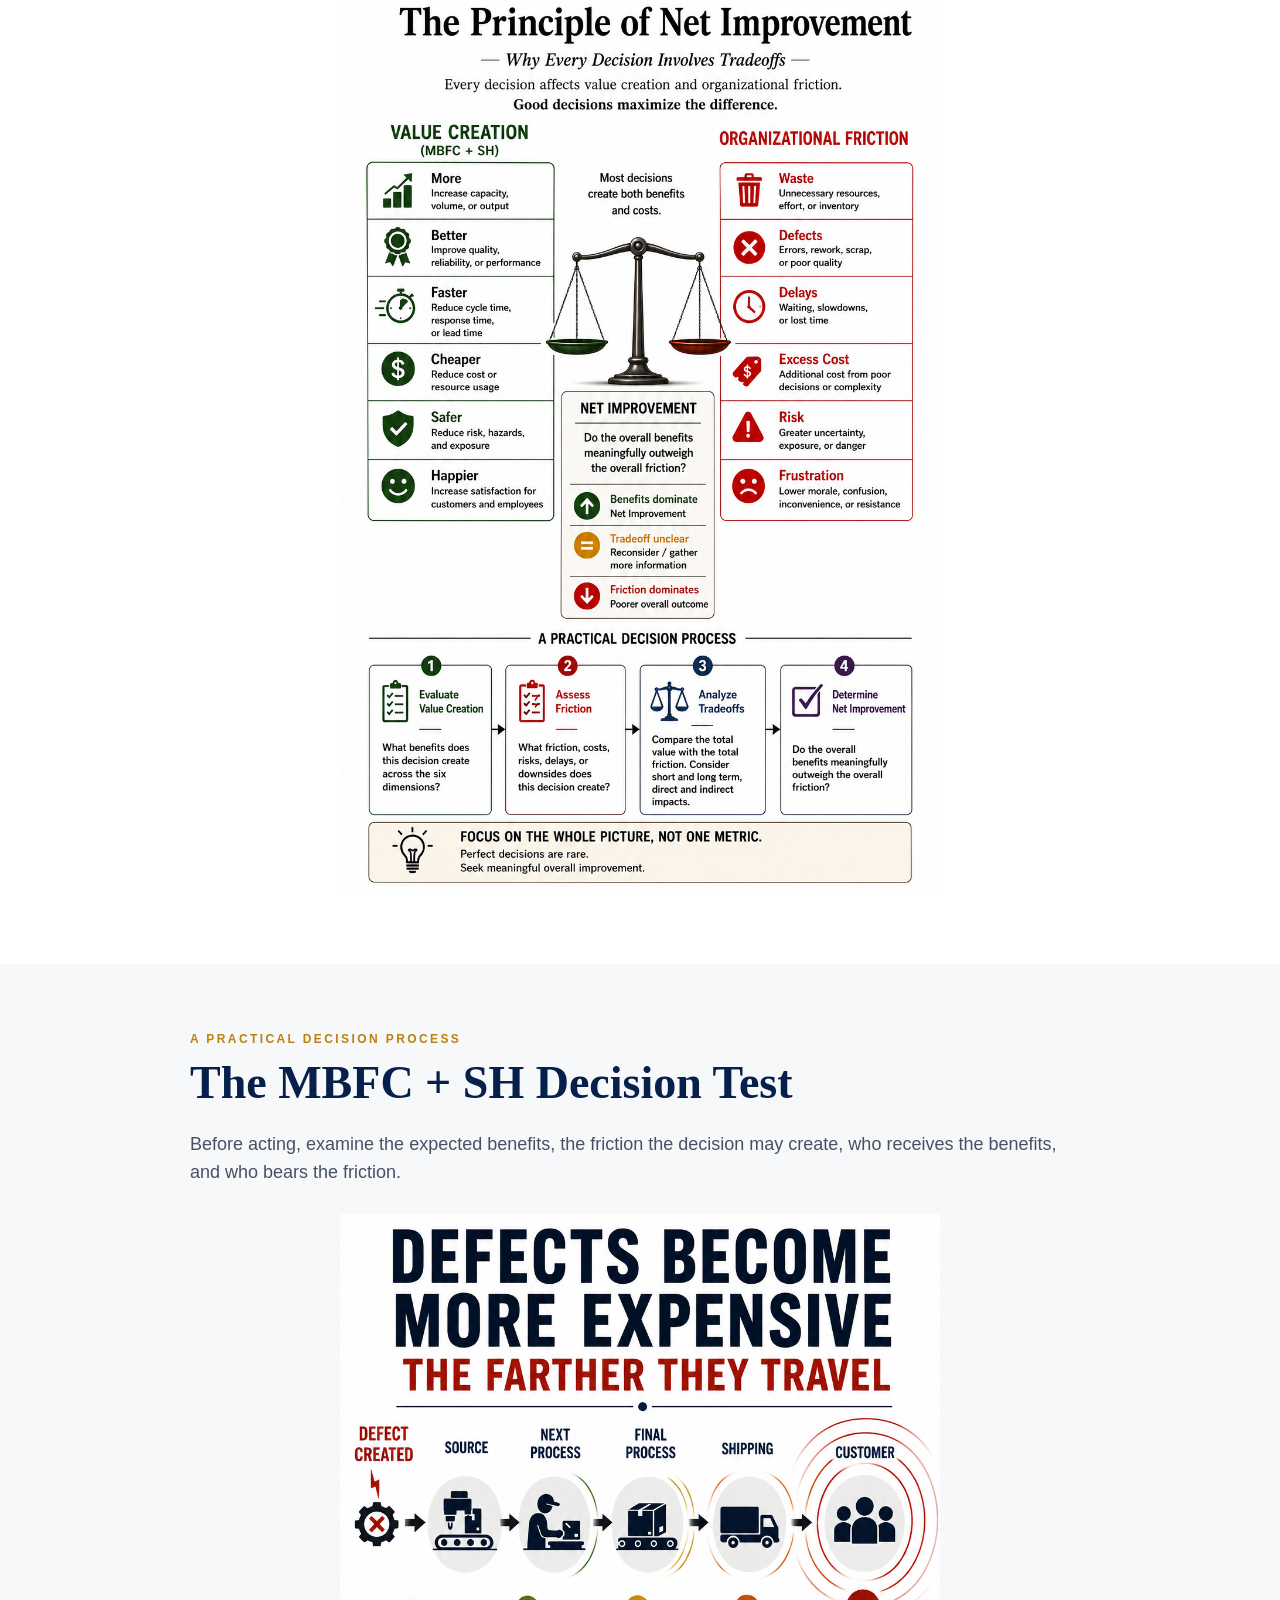
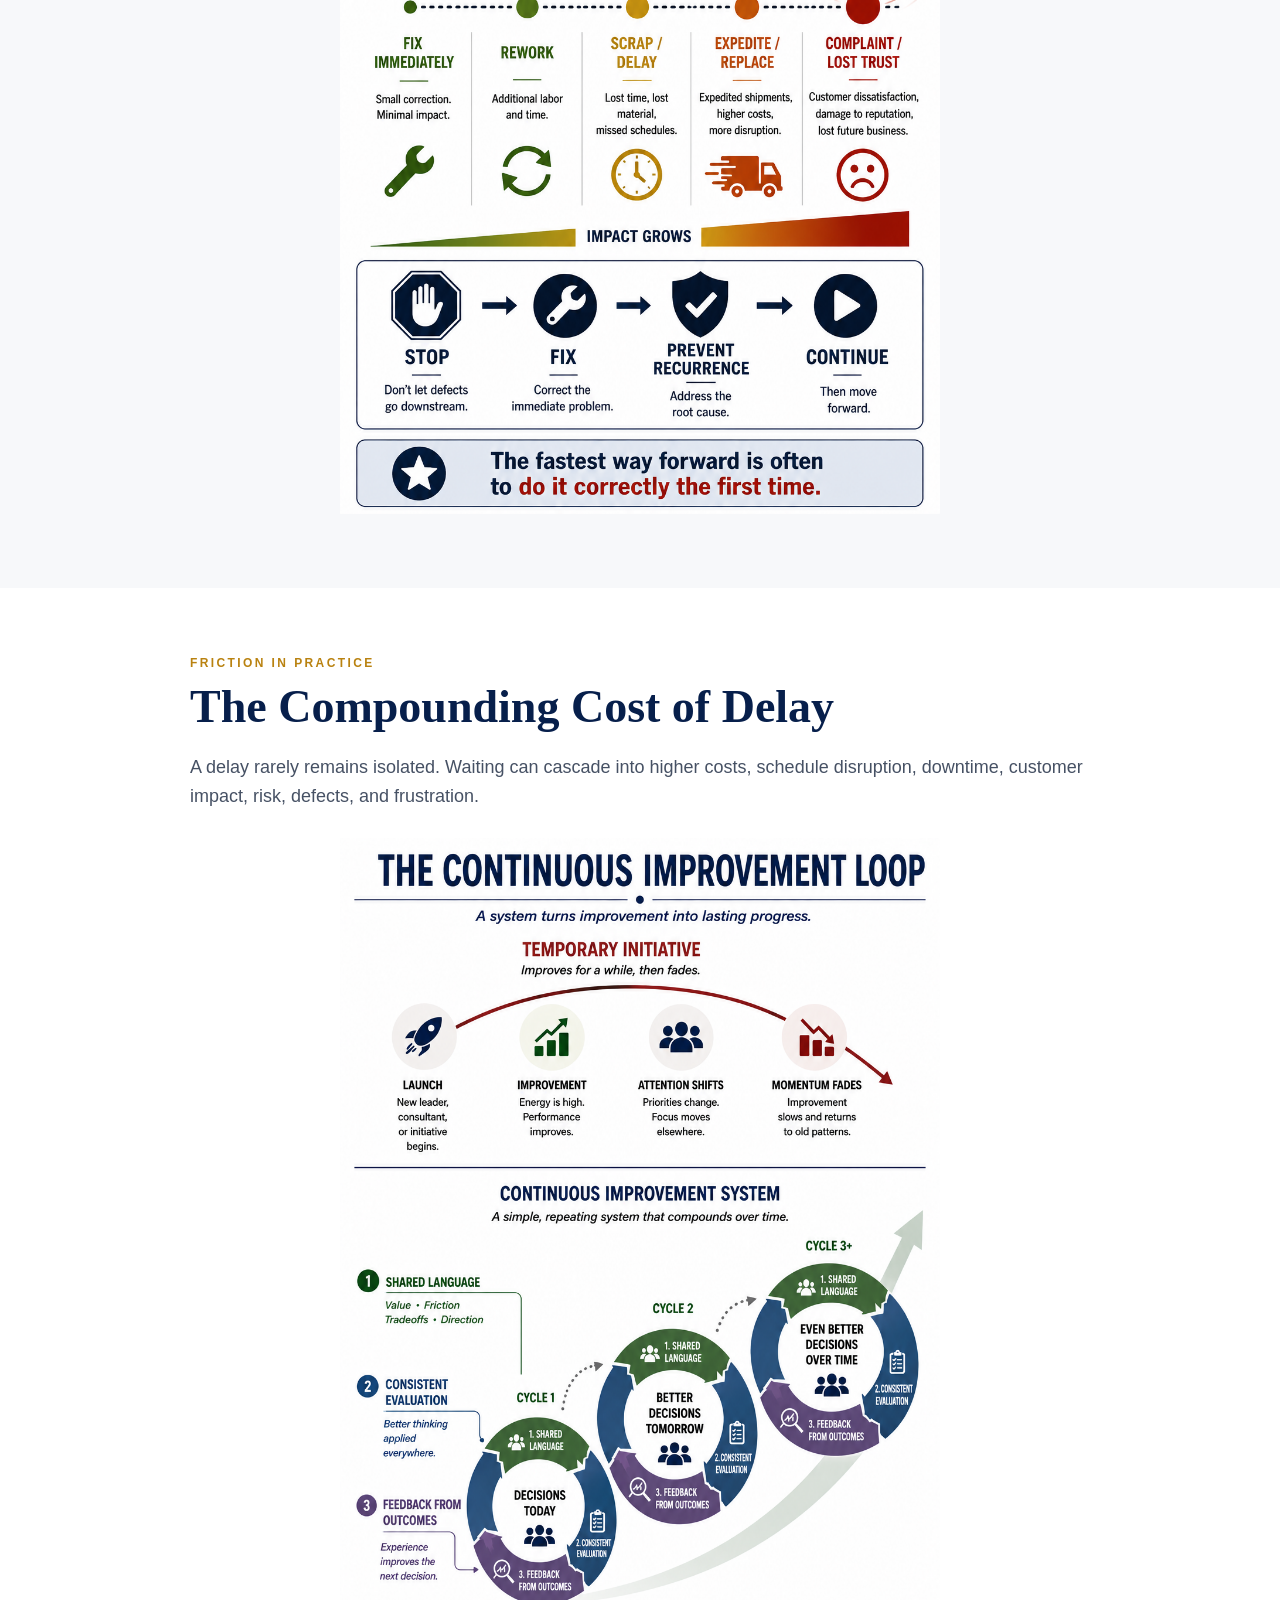
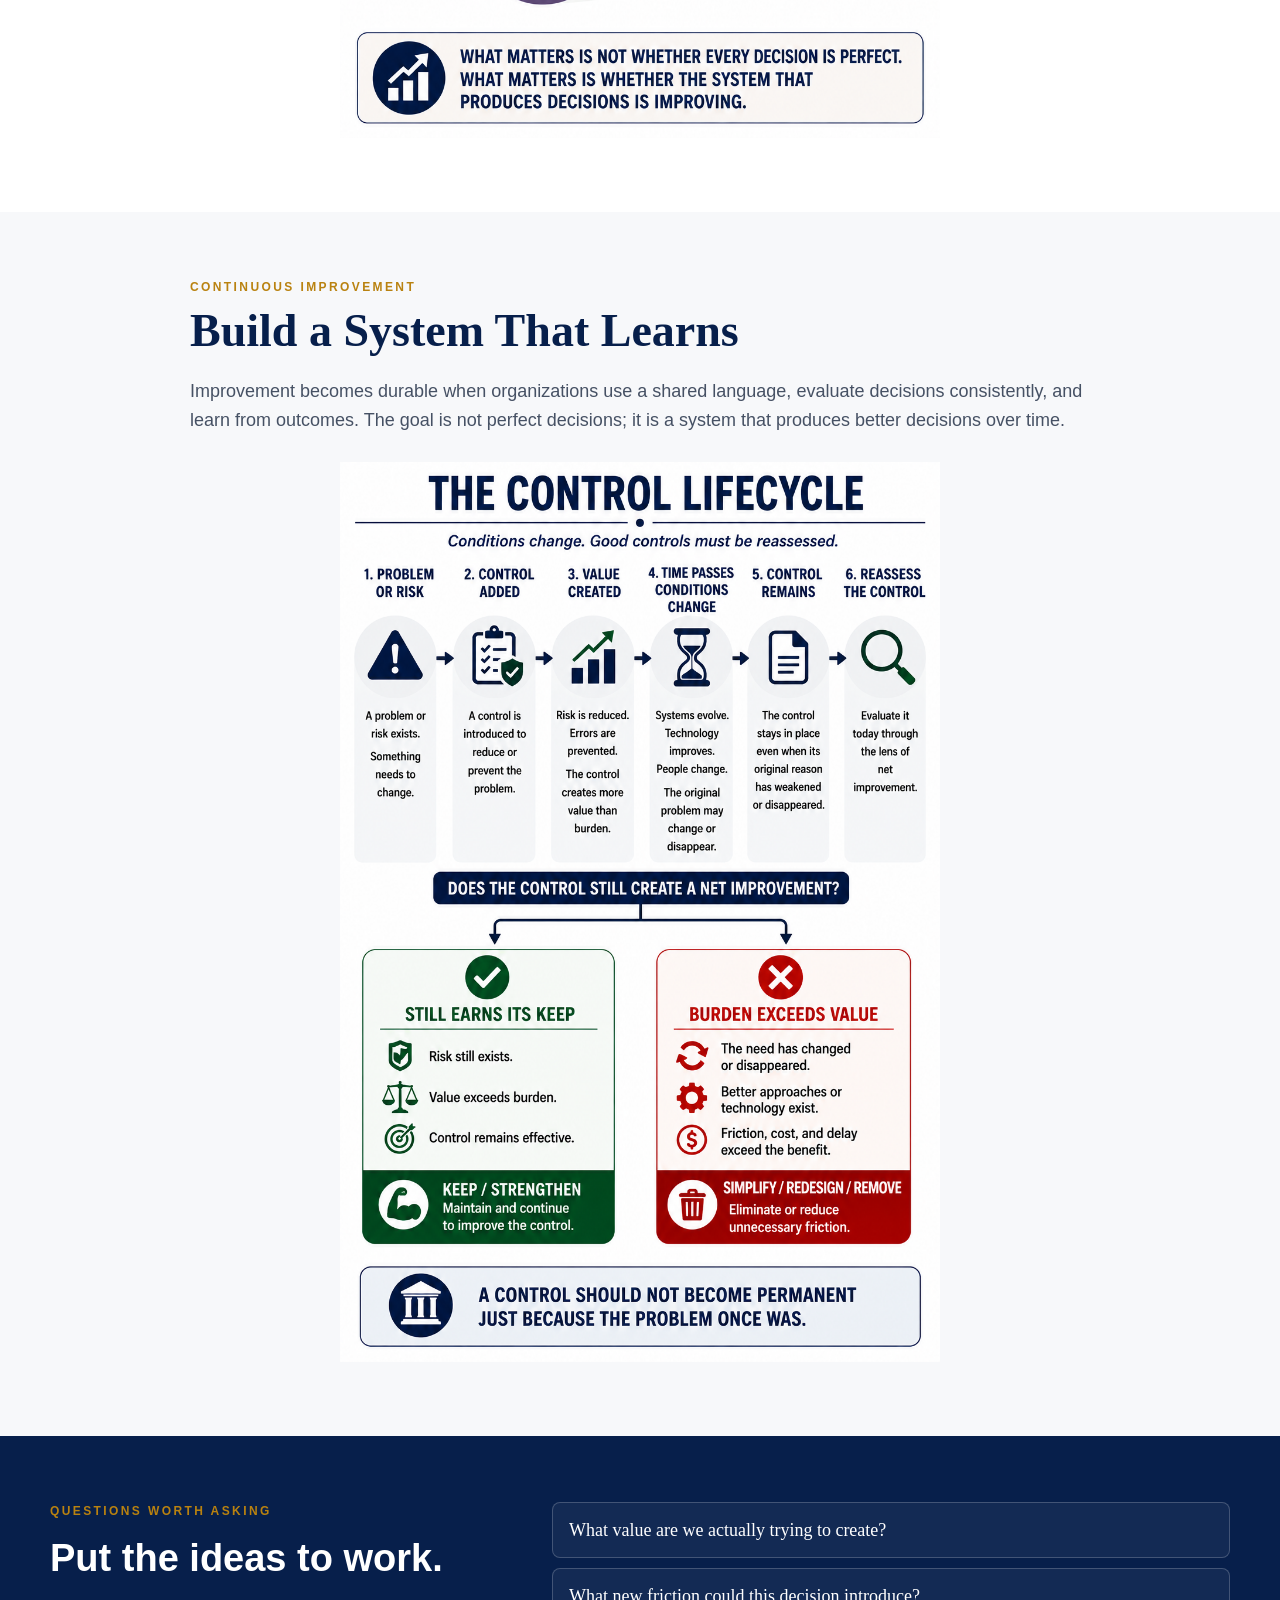
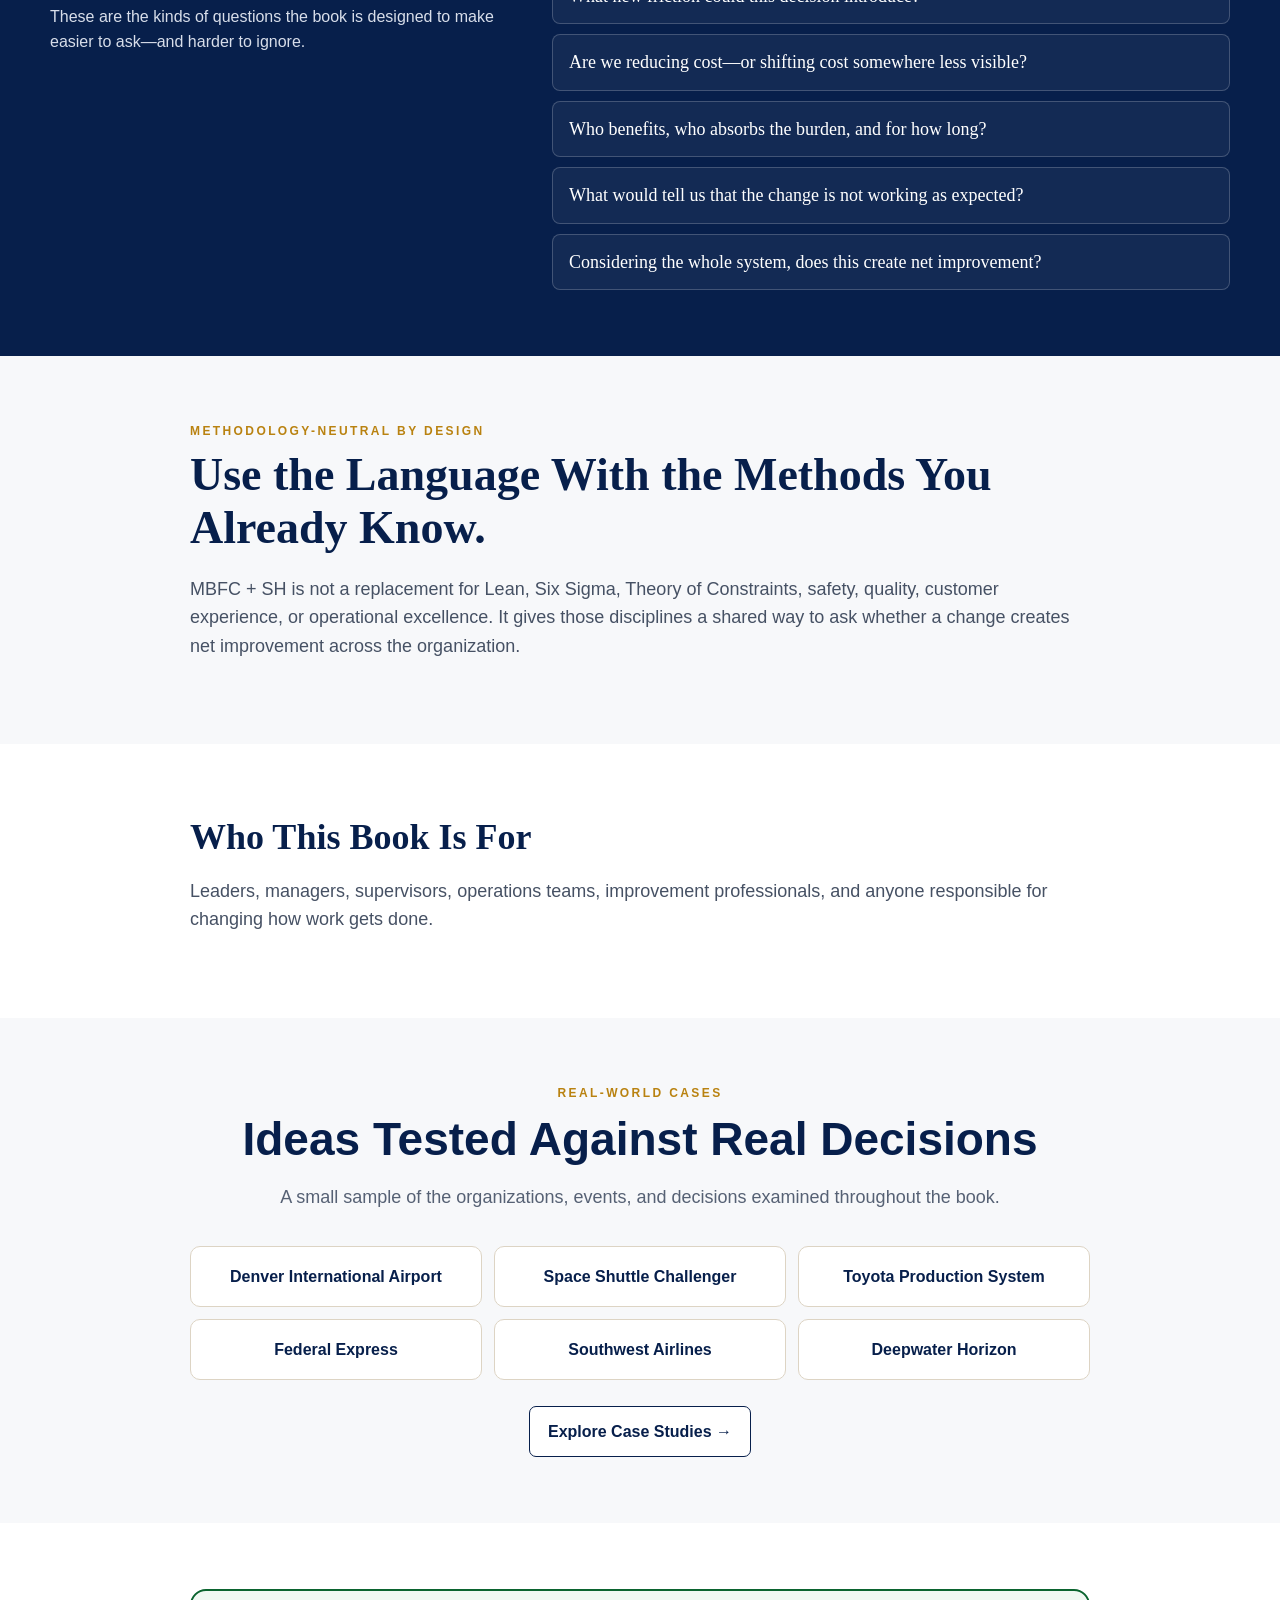
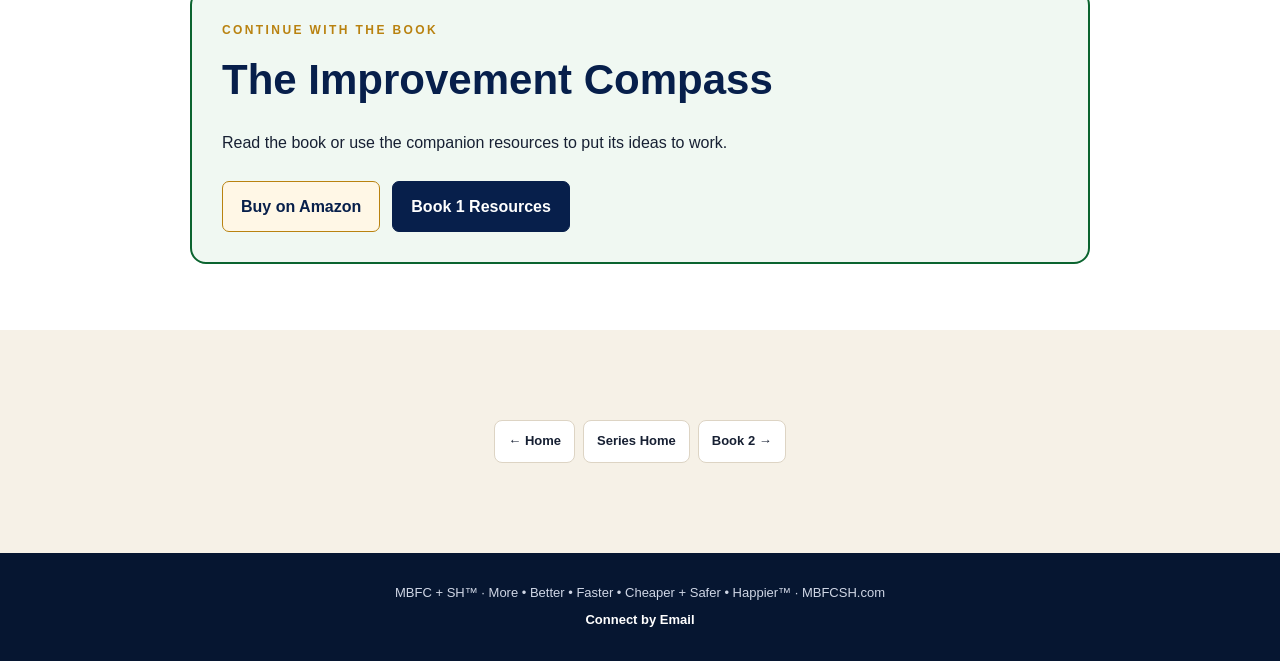
<file: book-1.html>
<!DOCTYPE html>

<html lang="en"><head><meta charset="utf-8"/><meta content="width=device-width,initial-scale=1" name="viewport"/><title>The Improvement Compass | MBFC + SH</title><meta content="A Framework for Better Decisions and Improvement — Book 1 of the MBFC + SH Series by Daniel Nichols." name="description"/><link href="https://mbfcsh.com/book-1.html" rel="canonical"/><link href="site.css" rel="stylesheet"/><link href="favicon.png" rel="icon" type="image/png"/><style>.icon-sixcards .sixcard>div{display:flex;flex-direction:column;gap:5px}.icon-sixcards .sixcard .sixcard-desc{display:block;font-size:.88rem;font-weight:400;line-height:1.35;color:var(--muted,#536078)}</style></head><body><nav class="top"><div class="wrap nav"><a class="brand" href="index.html"><img src="favicon.png" alt="" aria-hidden="true"><span>MBFC + SH</span></a><div class="booknav"><a href="index.html">Series</a><a class="active" href="book-1.html">01 Compass</a><a href="book-2.html">02 Lens</a><a href="book-3.html">03 Architecture</a><a href="book-4.html">04 Leverage</a></div><div class="utility"><a href="resources.html">Resources</a><a href="case-studies.html">Case Studies</a><a href="organizations.html">For Organizations</a></div><details class="mobile-nav"><summary>Menu</summary><div class="mobile-nav-panel"><a href="index.html">Series</a><a class="active" href="book-1.html">01 Compass</a><a href="book-2.html">02 Lens</a><a href="book-3.html">03 Architecture</a><a href="book-4.html">04 Leverage</a><a href="resources.html">Resources</a><a href="case-studies.html">Case Studies</a><a href="organizations.html">For Organizations</a></div></details></div></nav><header class="bookhero"><div class="wrap bookhero-grid"><div class="cover-wrap"><img alt="Front cover of The Improvement Compass" class="book-cover" src="MBFC_SH_B1_Front_Cover.png"/></div><div><div class="eyebrow">Book 1 · Framework</div><h1>The Improvement Compass</h1><div class="subtitle">A Framework for Better Decisions and Improvement</div><p class="lead booklead">Every organization wants improvement. The harder question is what improvement actually means when a decision creates benefits in one place and friction somewhere else.</p><div class="actions left"><a class="btn amazon" href="https://www.amazon.com/gp/product/B0HK3CNXB6" rel="noopener" target="_blank">Buy on Amazon</a><a class="btn primary" href="resources.html#book1">Book 1 Resources</a><a class="btn secondary" href="#explore">Explore the Book</a></div></div></div></header><main id="explore"><section class="book-page-equation"><div class="wrap"><div class="book-equation-display"><span class="equation-outcome">NET IMPROVEMENT</span><span><span class="formula-positive">BENEFITS</span> <span class="formula-sign">&gt;</span> <span class="formula-negative">FRICTION</span></span></div></div></section><section class="core-question"><div class="wrap"><div class="eyebrow">The Core Question</div><div class="bigq">Does this decision create net improvement for the organization as a whole?</div></div></section><section class="soft"><div class="wrap reading-width"><div class="eyebrow">Why This Book</div><h2 class="book-section-title">Improvement Is More Than a Better Local Result</h2><p>Organizations make changes constantly: processes are modified, controls are added, suppliers are selected, systems are implemented, and investments are approved. Each decision promises some form of improvement. Yet a decision can reduce cost while increasing defects, improve control while creating delay, or increase speed while adding risk.</p><p><em>The Improvement Compass</em> provides a common language for seeing the whole consequence. It defines six forms of value creation—More, Better, Faster, Cheaper, Safer, and Happier—and balances them against six forms of organizational friction: Waste, Defects, Delays, Excess Cost, Risk, and Frustration.</p><p>The objective is not to maximize one outcome at the expense of everything else. The objective is <strong>net improvement</strong>: a better organization as a whole.</p></div></section><section class="soft"><div class="wrap reading-width"><div class="eyebrow">The Language of Improvement</div><h2 class="book-section-title">Value Creation and Organizational Friction</h2><p>MBFC + SH gives different improvement disciplines a shared language: six ways to create value and six forms of friction that can consume or undermine it.</p><div style="text-align:center;margin-top:28px"><img alt="Six forms of Value Creation and six forms of Organizational Friction" loading="lazy" src="B1_Language_Value_Friction.png" style="width:min(100%,760px);height:auto"/></div><div class="eyebrow" style="margin-top:28px">Value Creation</div><div class="sixcards icon-sixcards"><div class="sixcard"><img alt="" aria-hidden="true" src="B1_Value_More.png"/><div><strong>More</strong><span class="sixcard-desc">Increase useful output or capacity.</span></div></div><div class="sixcard"><img alt="" aria-hidden="true" src="B1_Value_Better.png"/><div><strong>Better</strong><span class="sixcard-desc">Improve quality and effectiveness.</span></div></div><div class="sixcard"><img alt="" aria-hidden="true" src="B1_Value_Faster.png"/><div><strong>Faster</strong><span class="sixcard-desc">Reduce the time required.</span></div></div><div class="sixcard"><img alt="" aria-hidden="true" src="B1_Value_Cheaper.png"/><div><strong>Cheaper</strong><span class="sixcard-desc">Use fewer resources or lower cost.</span></div></div><div class="sixcard"><img alt="" aria-hidden="true" src="B1_Value_Safer.png"/><div><strong>Safer</strong><span class="sixcard-desc">Reduce risk and potential harm.</span></div></div><div class="sixcard"><img alt="" aria-hidden="true" src="B1_Value_Happier.png"/><div><strong>Happier</strong><span class="sixcard-desc">Improve the experience for people.</span></div></div></div><div class="eyebrow" style="margin-top:28px">Organizational Friction</div><div class="sixcards icon-sixcards"><div class="sixcard"><img alt="" aria-hidden="true" src="B1_Friction_Waste.png"/><div><strong>Waste</strong><span class="sixcard-desc">Effort or resources that create no value.</span></div></div><div class="sixcard"><img alt="" aria-hidden="true" src="B1_Friction_Defects.png"/><div><strong>Defects</strong><span class="sixcard-desc">Work that fails to meet requirements.</span></div></div><div class="sixcard"><img alt="" aria-hidden="true" src="B1_Friction_Delays.png"/><div><strong>Delays</strong><span class="sixcard-desc">Time lost waiting or moving too slowly.</span></div></div><div class="sixcard"><img alt="" aria-hidden="true" src="B1_Friction_Excess_Cost.png"/><div><strong>Excess Cost</strong><span class="sixcard-desc">Spending beyond what value requires.</span></div></div><div class="sixcard"><img alt="" aria-hidden="true" src="B1_Friction_Risk.png"/><div><strong>Risk</strong><span class="sixcard-desc">Exposure to preventable harm or failure.</span></div></div><div class="sixcard"><img alt="" aria-hidden="true" src="B1_Friction_Frustration.png"/><div><strong>Frustration</strong><span class="sixcard-desc">Friction that makes work harder than necessary.</span></div></div></div></div></section>
<section><div class="wrap reading-width"><div class="eyebrow">The Principle of Net Improvement</div><h2 class="book-section-title">Benefits Must Be Considered With Friction</h2><p>Most decisions create both benefits and costs. Net improvement asks whether the overall benefits meaningfully outweigh the friction created across the organization.</p><div style="text-align:center;margin-top:28px"><img alt="The Principle of Net Improvement balancing Value Creation against Organizational Friction" loading="lazy" src="B1_Principle_Net_Improvement.png" style="width:min(100%,600px);height:auto"/></div></div></section>
<section class="soft"><div class="wrap reading-width"><div class="eyebrow">A Practical Decision Process</div><h2 class="book-section-title">The MBFC + SH Decision Test</h2><p>Before acting, examine the expected benefits, the friction the decision may create, who receives the benefits, and who bears the friction.</p><div style="text-align:center;margin-top:28px"><img alt="The MBFC + SH Decision Test" loading="lazy" src="B1_Decision_Test.png" style="width:min(100%,600px);height:auto"/></div></div></section>
<section><div class="wrap reading-width"><div class="eyebrow">Friction in Practice</div><h2 class="book-section-title">The Compounding Cost of Delay</h2><p>A delay rarely remains isolated. Waiting can cascade into higher costs, schedule disruption, downtime, customer impact, risk, defects, and frustration.</p><div style="text-align:center;margin-top:28px"><img alt="The Compounding Cost of Delay across an organization" loading="lazy" src="B1_Compounding_Cost_Delay.png" style="width:min(100%,600px);height:auto"/></div></div></section>
<section class="soft"><div class="wrap reading-width"><div class="eyebrow">Continuous Improvement</div><h2 class="book-section-title">Build a System That Learns</h2><p>Improvement becomes durable when organizations use a shared language, evaluate decisions consistently, and learn from outcomes. The goal is not perfect decisions; it is a system that produces better decisions over time.</p><div style="text-align:center;margin-top:28px"><img alt="The Continuous Improvement Loop" loading="lazy" src="B1_Continuous_Improvement_Loop.png" style="width:min(100%,600px);height:auto"/></div></div></section>
<section class="dark"><div class="wrap question-grid"><div><div class="eyebrow">Questions Worth Asking</div><h2>Put the ideas to work.</h2><p>These are the kinds of questions the book is designed to make easier to ask—and harder to ignore.</p></div><ul><li>What value are we actually trying to create?</li><li>What new friction could this decision introduce?</li><li>Are we reducing cost—or shifting cost somewhere less visible?</li><li>Who benefits, who absorbs the burden, and for how long?</li><li>What would tell us that the change is not working as expected?</li><li>Considering the whole system, does this create net improvement?</li></ul></div></section><section class="soft"><div class="wrap reading-width"><div class="eyebrow">Methodology-Neutral by Design</div><h2 class="book-section-title">Use the Language With the Methods You Already Know.</h2><p>MBFC + SH is not a replacement for Lean, Six Sigma, Theory of Constraints, safety, quality, customer experience, or operational excellence. It gives those disciplines a shared way to ask whether a change creates net improvement across the organization.</p></div></section><section><div class="wrap audience"><h2 class="book-section-title">Who This Book Is For</h2><p>Leaders, managers, supervisors, operations teams, improvement professionals, and anyone responsible for changing how work gets done.</p></div></section><section class="book-cases"><div class="wrap"><div class="section-title"><div class="eyebrow">Real-World Cases</div><h2>Ideas Tested Against Real Decisions</h2><p>A small sample of the organizations, events, and decisions examined throughout the book.</p></div><div class="book-case-grid"><div class="book-case">Denver International Airport</div><div class="book-case">Space Shuttle Challenger</div><div class="book-case">Toyota Production System</div><div class="book-case">Federal Express</div><div class="book-case">Southwest Airlines</div><div class="book-case">Deepwater Horizon</div></div><div class="actions"><a class="btn secondary" href="case-studies.html">Explore Case Studies →</a></div></div></section><section><div class="wrap resource-callout"><div class="eyebrow">Continue with the Book</div><h2>The Improvement Compass</h2><p>Read the book or use the companion resources to put its ideas to work.</p><div class="actions"><a class="btn amazon" href="https://www.amazon.com/gp/product/B0HK3CNXB6" rel="noopener" target="_blank">Buy on Amazon</a><a class="btn primary" href="resources.html#book1">Book 1 Resources</a></div></div></section><section class="final"><div class="wrap"><div class="seriesbar"><a href="index.html">← Home</a><a href="index.html">Series Home</a><a href="book-2.html">Book 2 →</a></div></div></section></main><footer><div class="wrap"><div>MBFC + SH™ · More • Better • Faster • Cheaper + Safer • Happier™ · MBFCSH.com</div><div class="footer-connect"><a href="mailto:hello@mbfcsh.com?subject=MBFC%20%2B%20SH">Connect by Email</a></div></div></footer></body></html>
</file>
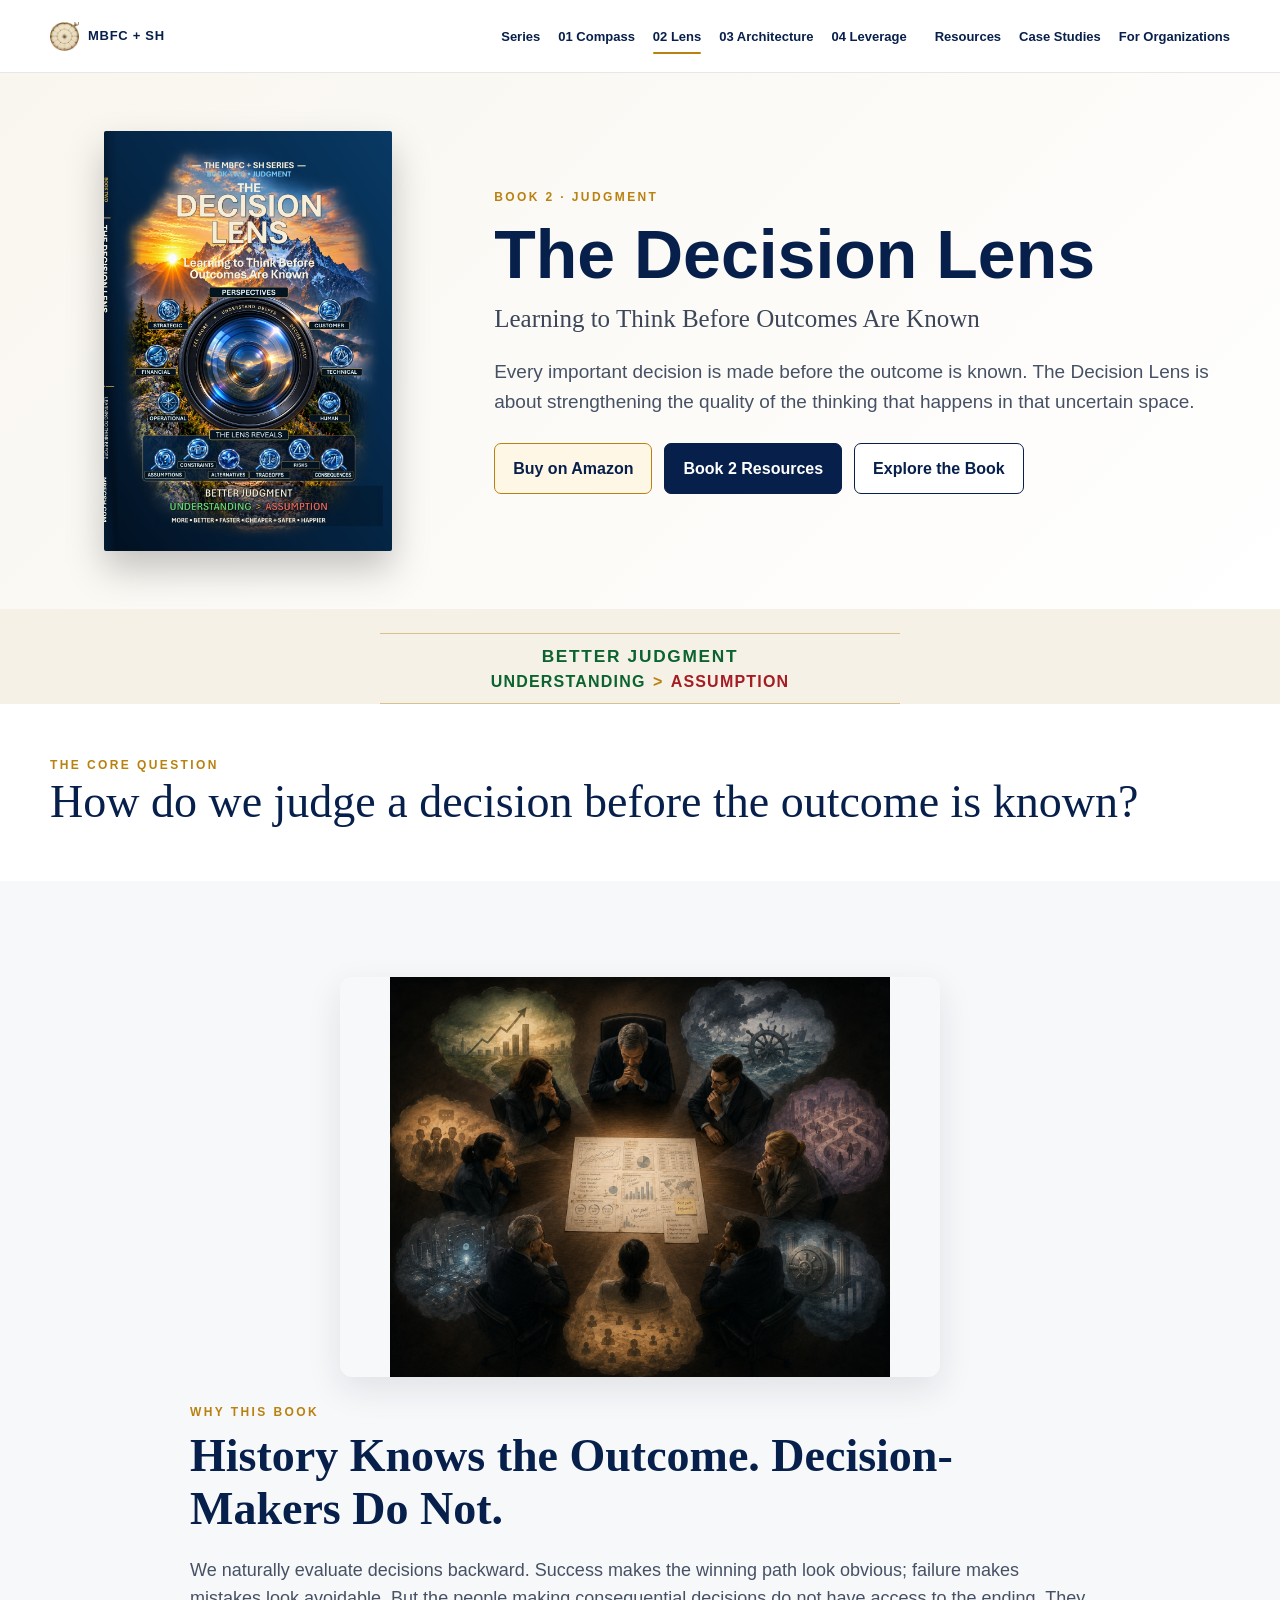
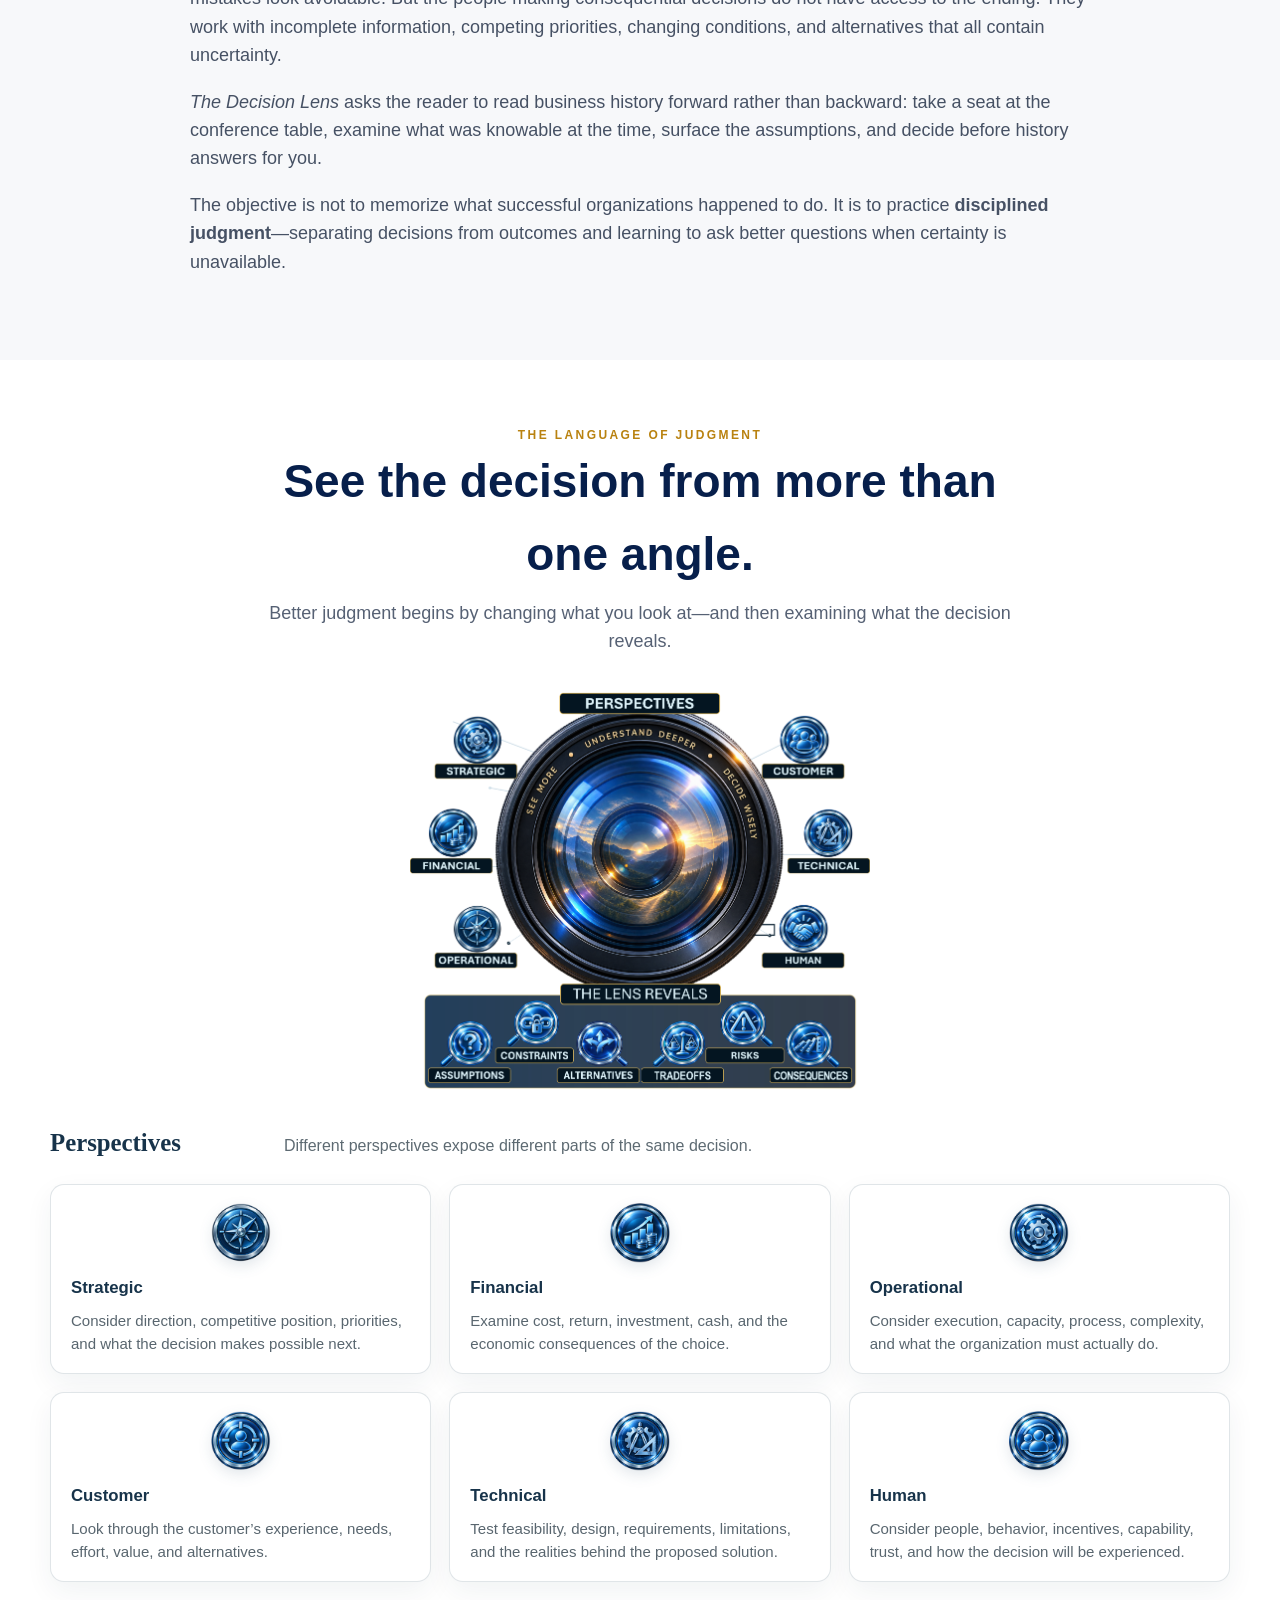
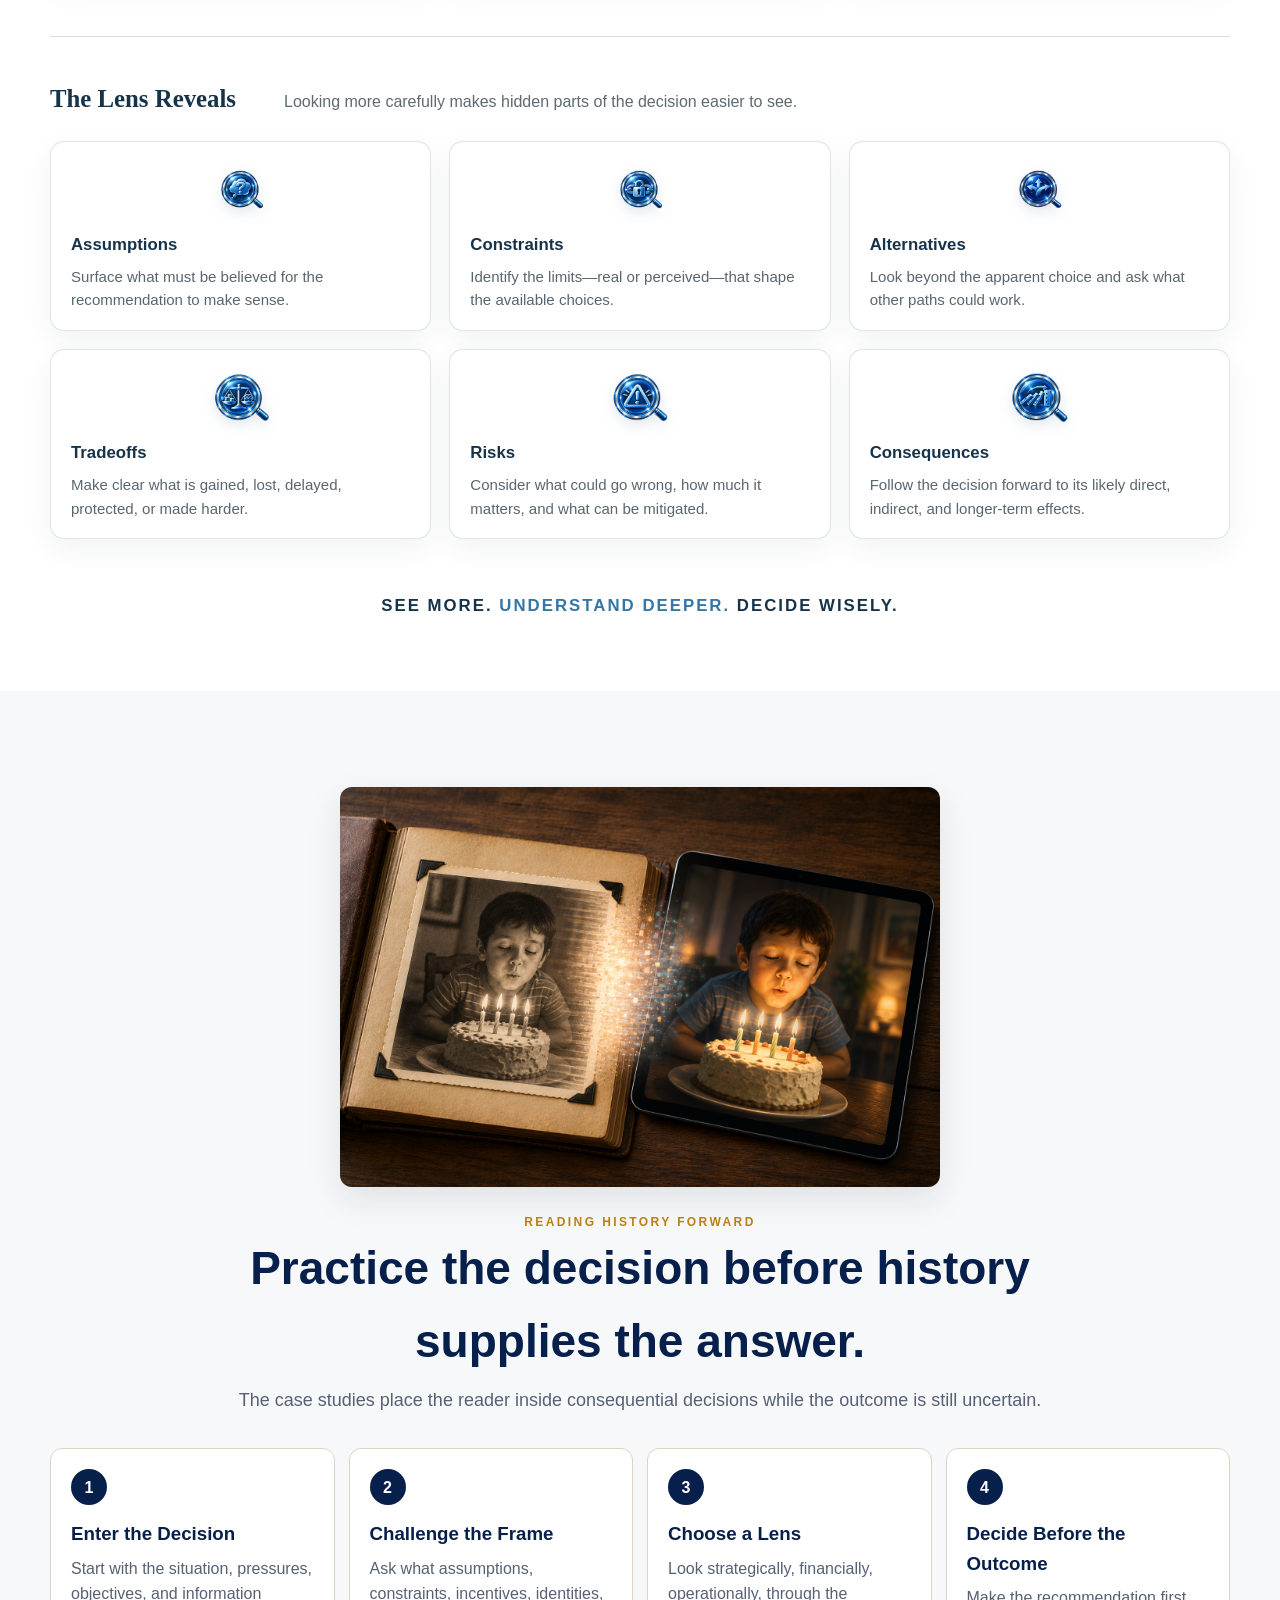
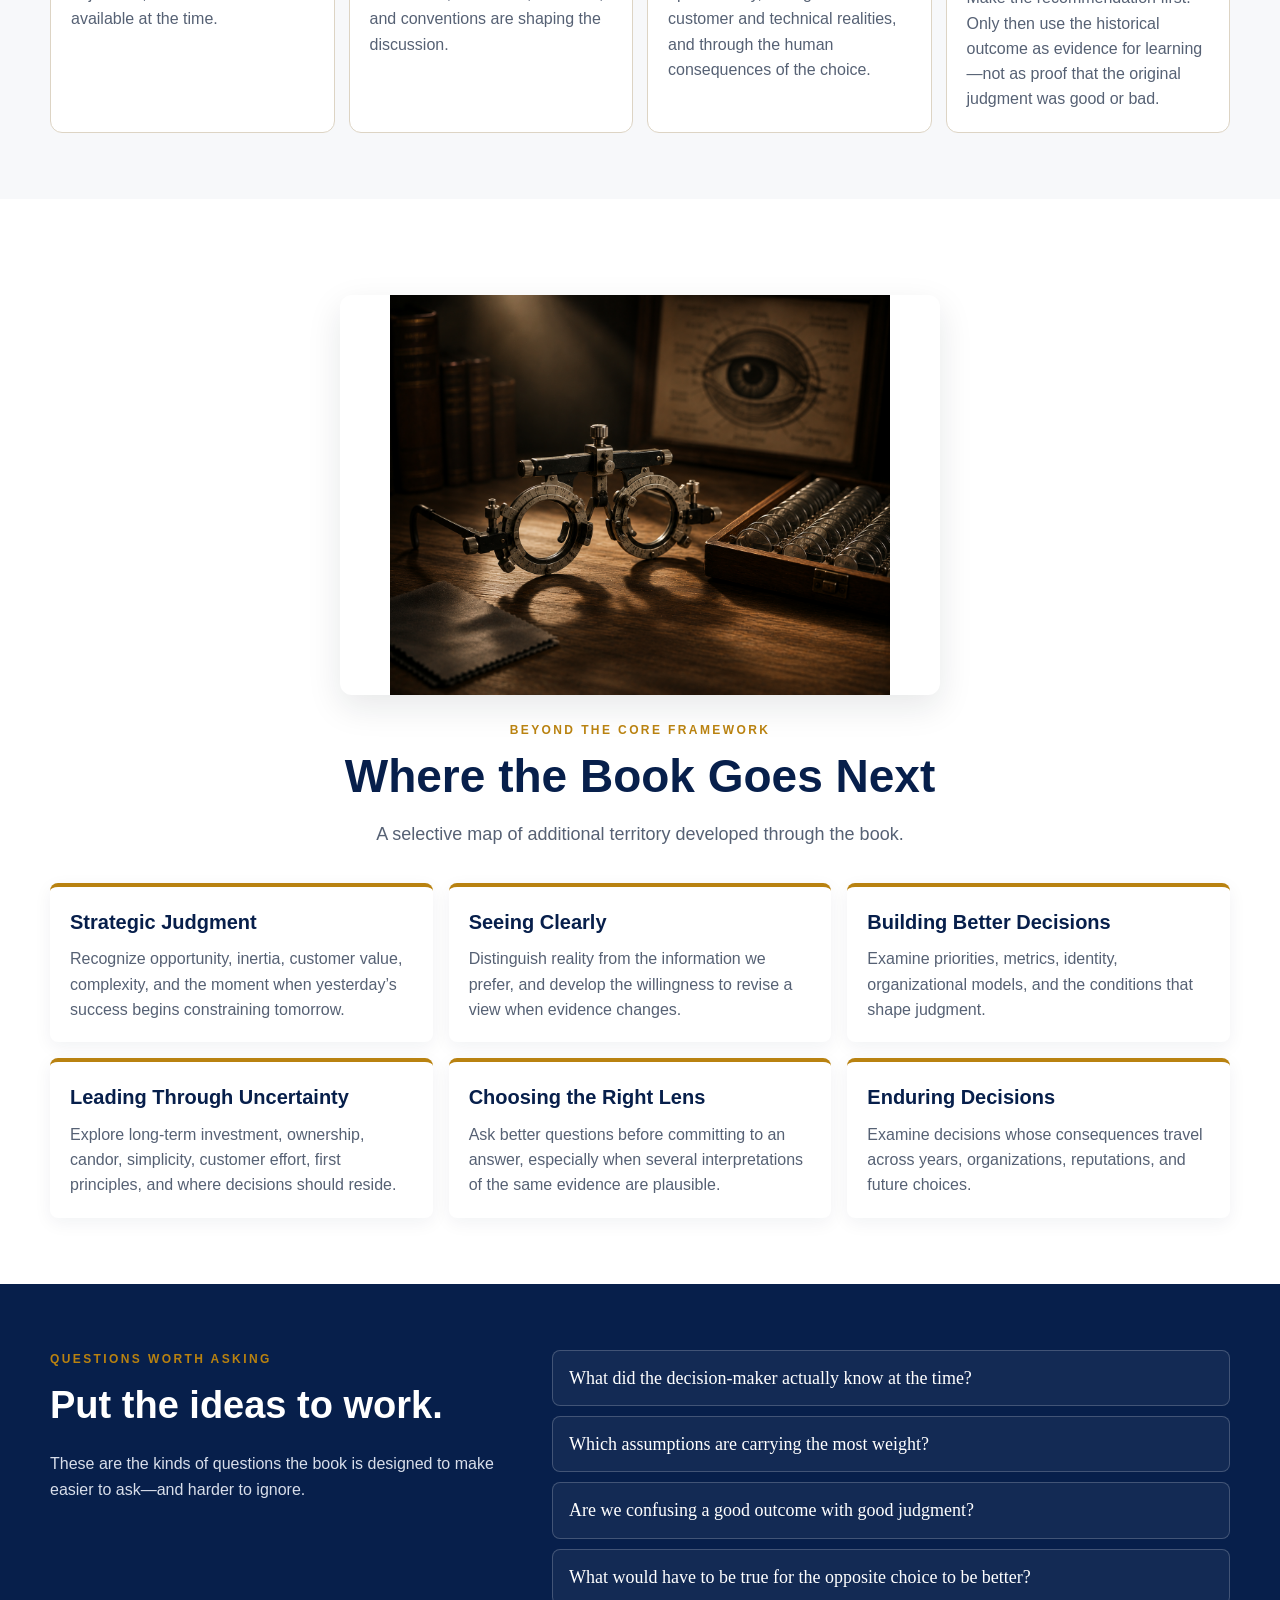
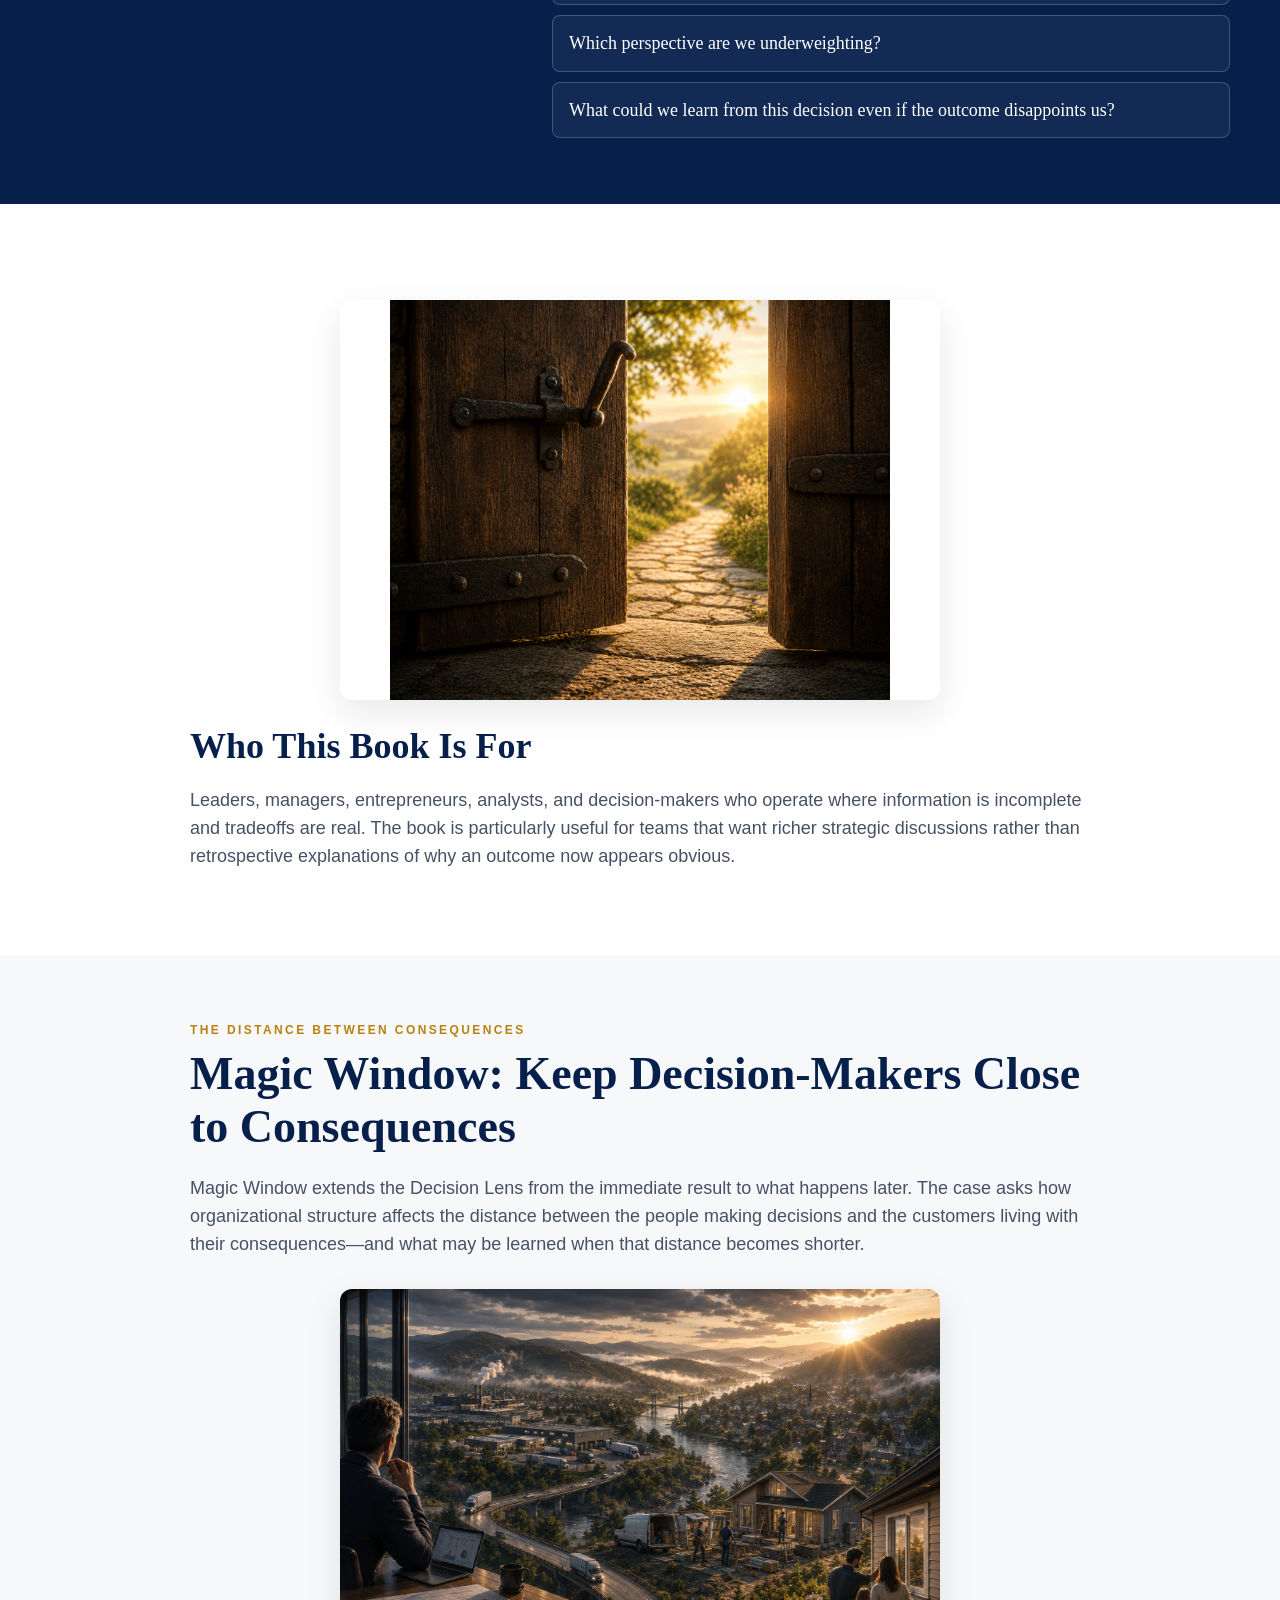
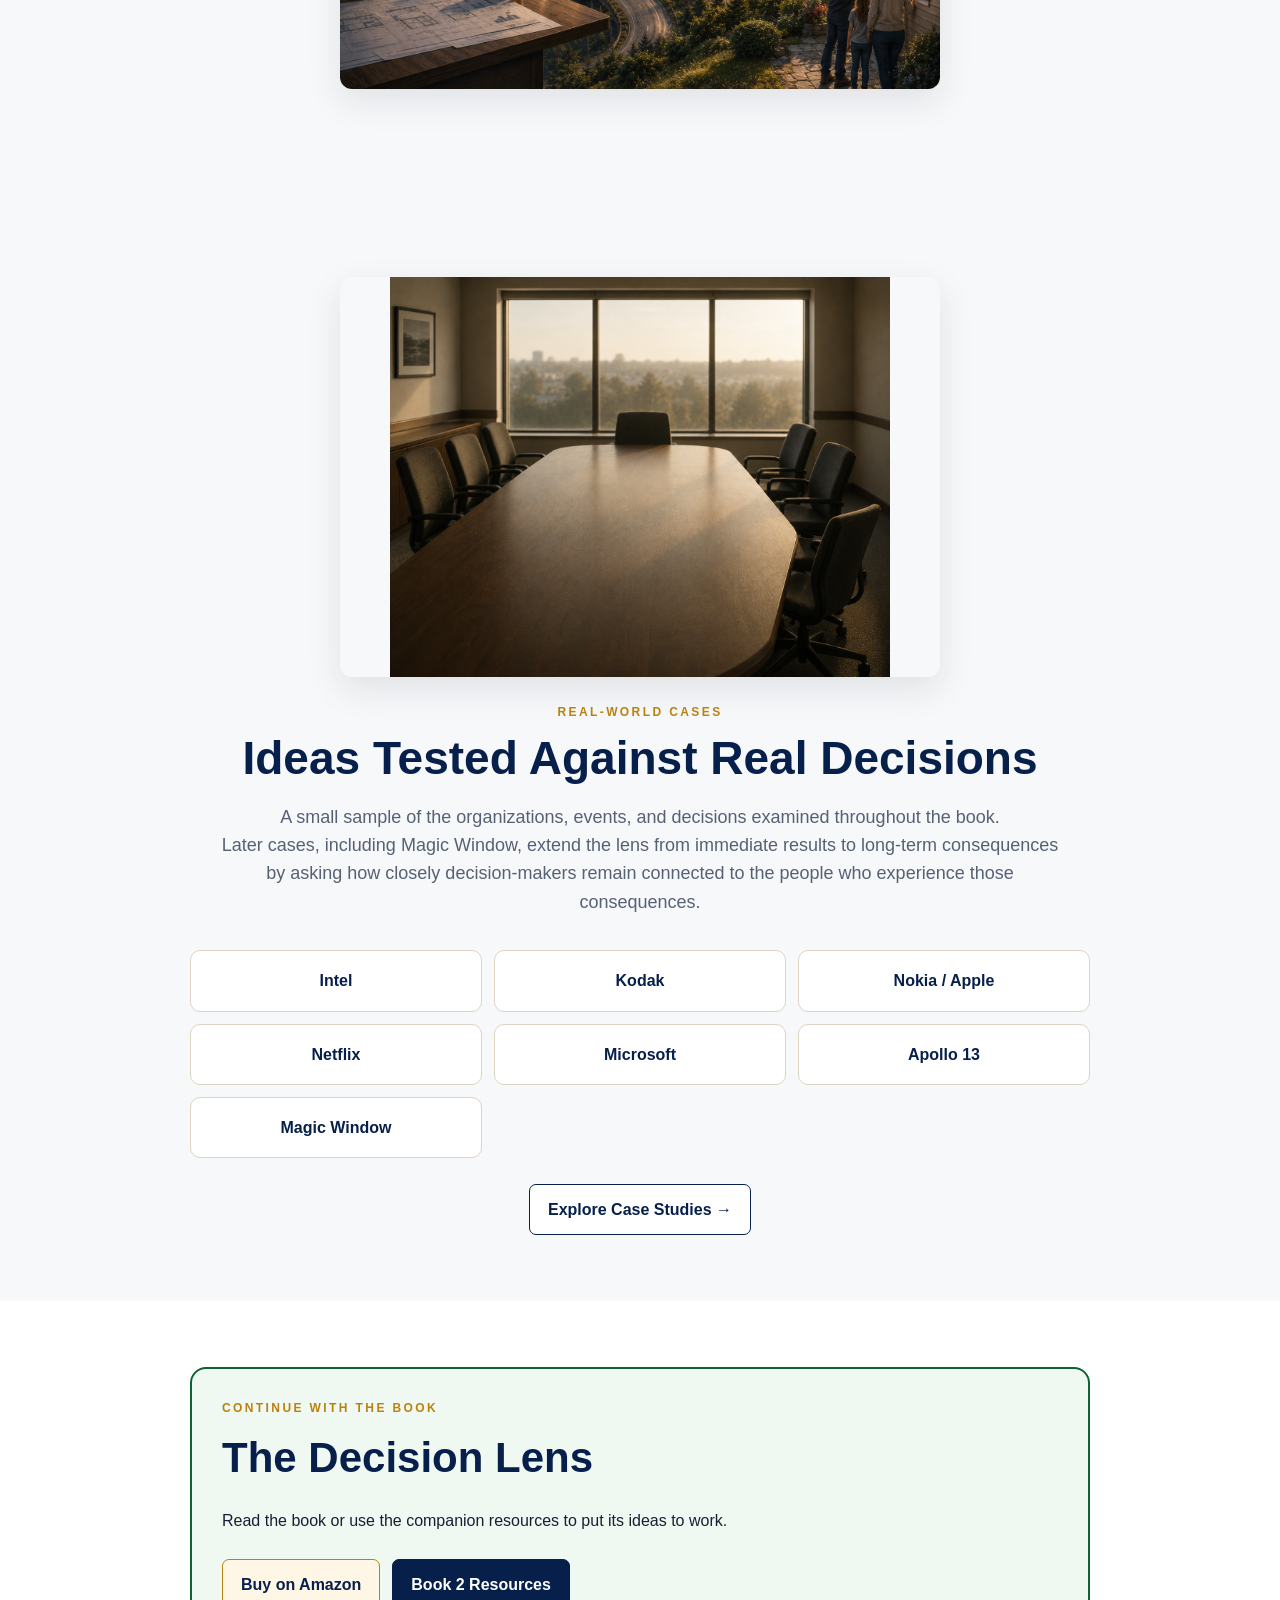
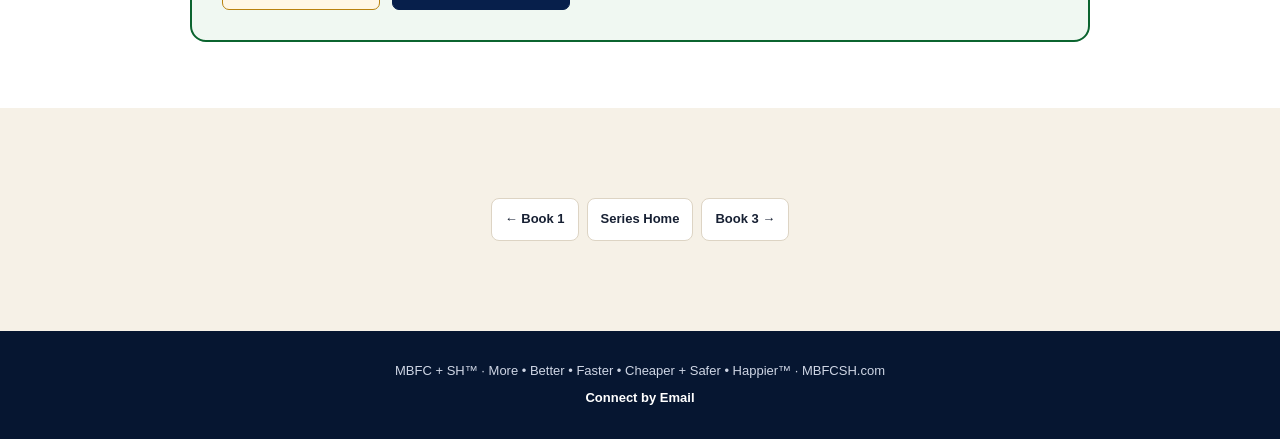
<file: book-2.html>
<!DOCTYPE html>

<html lang="en"><head><meta charset="utf-8"/><meta content="width=device-width,initial-scale=1" name="viewport"/><title>The Decision Lens | MBFC + SH</title><meta content="Learning to Think Before Outcomes Are Known — Book 2 of the MBFC + SH Series by Daniel Nichols." name="description"/><link href="https://mbfcsh.com/book-2.html" rel="canonical"/><link href="site.css" rel="stylesheet"/><link href="favicon.png" rel="icon" type="image/png"/></head><body><nav class="top"><div class="wrap nav"><a class="brand" href="index.html"><img src="favicon.png" alt="" aria-hidden="true"><span>MBFC + SH</span></a><div class="booknav"><a href="index.html">Series</a><a href="book-1.html">01 Compass</a><a class="active" href="book-2.html">02 Lens</a><a href="book-3.html">03 Architecture</a><a href="book-4.html">04 Leverage</a></div><div class="utility"><a href="resources.html">Resources</a><a href="case-studies.html">Case Studies</a><a href="organizations.html">For Organizations</a></div><details class="mobile-nav"><summary>Menu</summary><div class="mobile-nav-panel"><a href="index.html">Series</a><a href="book-1.html">01 Compass</a><a class="active" href="book-2.html">02 Lens</a><a href="book-3.html">03 Architecture</a><a href="book-4.html">04 Leverage</a><a href="resources.html">Resources</a><a href="case-studies.html">Case Studies</a><a href="organizations.html">For Organizations</a></div></details></div></nav><header class="bookhero"><div class="wrap bookhero-grid"><div class="cover-wrap"><img alt="Front cover of The Decision Lens" class="book-cover" src="MBFC_SH_B2_Front_Cover.png"/></div><div><div class="eyebrow">Book 2 · Judgment</div><h1>The Decision Lens</h1><div class="subtitle">Learning to Think Before Outcomes Are Known</div><p class="lead booklead">Every important decision is made before the outcome is known. The Decision Lens is about strengthening the quality of the thinking that happens in that uncertain space.</p><div class="actions left"><a class="btn amazon" href="https://www.amazon.com/gp/product/B0HJXK1VC1" rel="noopener" target="_blank">Buy on Amazon</a><a class="btn primary" href="resources.html#book2">Book 2 Resources</a><a class="btn secondary" href="#explore">Explore the Book</a></div></div></div></header><main id="explore"><section class="book-page-equation"><div class="wrap"><div class="book-equation-display"><span class="equation-outcome">BETTER JUDGMENT</span><span><span class="formula-positive">UNDERSTANDING</span> <span class="formula-sign">&gt;</span> <span class="formula-negative">ASSUMPTION</span></span></div></div></section><section class="core-question"><div class="wrap"><div class="eyebrow">The Core Question</div><div class="bigq">How do we judge a decision before the outcome is known?</div></div></section><section class="soft"><div class="wrap reading-width"><figure class="book-editorial"><img alt="Two possible futures represented before the outcome is known" src="MBFC+SH_B2_Image_P006_INTRO (2).png"/></figure><div class="eyebrow">Why This Book</div><h2 class="book-section-title">History Knows the Outcome. Decision-Makers Do Not.</h2><p>We naturally evaluate decisions backward. Success makes the winning path look obvious; failure makes mistakes look avoidable. But the people making consequential decisions do not have access to the ending. They work with incomplete information, competing priorities, changing conditions, and alternatives that all contain uncertainty.</p><p><em>The Decision Lens</em> asks the reader to read business history forward rather than backward: take a seat at the conference table, examine what was knowable at the time, surface the assumptions, and decide before history answers for you.</p><p>The objective is not to memorize what successful organizations happened to do. It is to practice <strong>disciplined judgment</strong>—separating decisions from outcomes and learning to ask better questions when certainty is unavailable.</p></div></section><section class="judgment-language"><div class="wrap"><div class="section-title"><div class="eyebrow">The Language of Judgment</div><h2>See the decision from more than one angle.</h2><p>Better judgment begins by changing what you look at—and then examining what the decision reveals.</p></div><div class="framework-visual framework-visual-wide"><img alt="The Decision Lens showing six decision perspectives and six things the lens reveals" loading="lazy" src="B2_Decision_Lens_Framework.png"/></div><div class="judgment-group"><div class="judgment-group-head"><span>Perspectives</span><p>Different perspectives expose different parts of the same decision.</p></div><div class="judgment-grid">
<div class="judgment-card"><img alt="Strategic perspective icon" src="B2_Perspective_Strategic.png"/><strong>Strategic</strong><span>Consider direction, competitive position, priorities, and what the decision makes possible next.</span></div>
<div class="judgment-card"><img alt="Financial perspective icon" src="B2_Perspective_Financial.png"/><strong>Financial</strong><span>Examine cost, return, investment, cash, and the economic consequences of the choice.</span></div>
<div class="judgment-card"><img alt="Operational perspective icon" src="B2_Perspective_Operational.png"/><strong>Operational</strong><span>Consider execution, capacity, process, complexity, and what the organization must actually do.</span></div>
<div class="judgment-card"><img alt="Customer perspective icon" src="B2_Perspective_Customer.png"/><strong>Customer</strong><span>Look through the customer’s experience, needs, effort, value, and alternatives.</span></div>
<div class="judgment-card"><img alt="Technical perspective icon" src="B2_Perspective_Technical.png"/><strong>Technical</strong><span>Test feasibility, design, requirements, limitations, and the realities behind the proposed solution.</span></div>
<div class="judgment-card"><img alt="Human perspective icon" src="B2_Perspective_Human.png"/><strong>Human</strong><span>Consider people, behavior, incentives, capability, trust, and how the decision will be experienced.</span></div>
</div></div><div class="judgment-group reveals"><div class="judgment-group-head"><span>The Lens Reveals</span><p>Looking more carefully makes hidden parts of the decision easier to see.</p></div><div class="judgment-grid">
<div class="judgment-card"><img alt="Assumptions icon" src="B2_Reveals_Assumptions.png"/><strong>Assumptions</strong><span>Surface what must be believed for the recommendation to make sense.</span></div>
<div class="judgment-card"><img alt="Constraints icon" src="B2_Reveals_Constraints.png"/><strong>Constraints</strong><span>Identify the limits—real or perceived—that shape the available choices.</span></div>
<div class="judgment-card"><img alt="Alternatives icon" src="B2_Reveals_Alternatives.png"/><strong>Alternatives</strong><span>Look beyond the apparent choice and ask what other paths could work.</span></div>
<div class="judgment-card"><img alt="Tradeoffs icon" src="B2_Reveals_Tradeoffs.png"/><strong>Tradeoffs</strong><span>Make clear what is gained, lost, delayed, protected, or made harder.</span></div>
<div class="judgment-card"><img alt="Risks icon" src="B2_Reveals_Risks.png"/><strong>Risks</strong><span>Consider what could go wrong, how much it matters, and what can be mitigated.</span></div>
<div class="judgment-card"><img alt="Consequences icon" src="B2_Reveals_Consequences.png"/><strong>Consequences</strong><span>Follow the decision forward to its likely direct, indirect, and longer-term effects.</span></div>
</div></div><div class="judgment-close">SEE MORE. <span>UNDERSTAND DEEPER.</span> DECIDE WISELY.</div></div></section><section class="soft"><div class="wrap"><div class="section-title"><figure class="book-editorial"><img alt="Past and present viewed together to examine a decision without hindsight" src="MBFC+SH_B2_Image_P020_C02.png"/></figure><div class="eyebrow">Reading History Forward</div><h2>Practice the decision before history supplies the answer.</h2><p>The case studies place the reader inside consequential decisions while the outcome is still uncertain.</p></div><div class="process-row"><div><strong>1</strong><h3>Enter the Decision</h3><p>Start with the situation, pressures, objectives, and information available at the time.</p></div><div><strong>2</strong><h3>Challenge the Frame</h3><p>Ask what assumptions, constraints, incentives, identities, and conventions are shaping the discussion.</p></div><div><strong>3</strong><h3>Choose a Lens</h3><p>Look strategically, financially, operationally, through the customer and technical realities, and through the human consequences of the choice.</p></div><div><strong>4</strong><h3>Decide Before the Outcome</h3><p>Make the recommendation first. Only then use the historical outcome as evidence for learning—not as proof that the original judgment was good or bad.</p></div></div></div></section><section><div class="wrap"><div class="section-title"><figure class="book-editorial"><img alt="An optical trial frame representing the use of multiple perspectives" src="MBFC+SH_B2_Image_P102_C22.png"/></figure><div class="eyebrow">Beyond the Core Framework</div><h2>Where the Book Goes Next</h2><p>A selective map of additional territory developed through the book.</p></div><div class="idea-grid"><div class="idea"><h3>Strategic Judgment</h3><p>Recognize opportunity, inertia, customer value, complexity, and the moment when yesterday’s success begins constraining tomorrow.</p></div><div class="idea"><h3>Seeing Clearly</h3><p>Distinguish reality from the information we prefer, and develop the willingness to revise a view when evidence changes.</p></div><div class="idea"><h3>Building Better Decisions</h3><p>Examine priorities, metrics, identity, organizational models, and the conditions that shape judgment.</p></div><div class="idea"><h3>Leading Through Uncertainty</h3><p>Explore long-term investment, ownership, candor, simplicity, customer effort, first principles, and where decisions should reside.</p></div><div class="idea"><h3>Choosing the Right Lens</h3><p>Ask better questions before committing to an answer, especially when several interpretations of the same evidence are plausible.</p></div><div class="idea"><h3>Enduring Decisions</h3><p>Examine decisions whose consequences travel across years, organizations, reputations, and future choices.</p></div></div></div></section><section class="dark"><div class="wrap question-grid"><div><div class="eyebrow">Questions Worth Asking</div><h2>Put the ideas to work.</h2><p>These are the kinds of questions the book is designed to make easier to ask—and harder to ignore.</p></div><ul><li>What did the decision-maker actually know at the time?</li><li>Which assumptions are carrying the most weight?</li><li>Are we confusing a good outcome with good judgment?</li><li>What would have to be true for the opposite choice to be better?</li><li>Which perspective are we underweighting?</li><li>What could we learn from this decision even if the outcome disappoints us?</li></ul></div></section><section><div class="wrap audience"><figure class="book-editorial"><img alt="An open doorway leading toward a sunlit path, representing possibility before commitment" src="MBFC+SH_B2_Image_P142_C31.png"/></figure><h2 class="book-section-title">Who This Book Is For</h2><p>Leaders, managers, entrepreneurs, analysts, and decision-makers who operate where information is incomplete and tradeoffs are real. The book is particularly useful for teams that want richer strategic discussions rather than retrospective explanations of why an outcome now appears obvious.</p></div></section><section class="soft" id="magic-window"><div class="wrap reading-width"><div class="eyebrow">The Distance Between Consequences</div><h2 class="book-section-title">Magic Window: Keep Decision-Makers Close to Consequences</h2><p>Magic Window extends the Decision Lens from the immediate result to what happens later. The case asks how organizational structure affects the distance between the people making decisions and the customers living with their consequences—and what may be learned when that distance becomes shorter.</p><figure class="book-editorial"><img alt="A magnifying glass examining the mechanism of a watch, representing the distance between decisions and consequences" loading="lazy" src="MBFC+SH_B2_Image_P170_C36.png"/></figure></div></section><section class="book-cases"><div class="wrap"><div class="section-title"><figure class="book-editorial"><img alt="An empty conference table awaiting the next decision" src="MBFC+SH_B2_Image_P193_EPILOGUE.png"/></figure><div class="eyebrow">Real-World Cases</div><h2>Ideas Tested Against Real Decisions</h2><p>A small sample of the organizations, events, and decisions examined throughout the book.</p><p>Later cases, including Magic Window, extend the lens from immediate results to long-term consequences by asking how closely decision-makers remain connected to the people who experience those consequences.</p></div><div class="book-case-grid"><div class="book-case">Intel</div><div class="book-case">Kodak</div><div class="book-case">Nokia / Apple</div><div class="book-case">Netflix</div><div class="book-case">Microsoft</div><div class="book-case">Apollo 13</div><div class="book-case">Magic Window</div></div><div class="actions"><a class="btn secondary" href="case-studies.html">Explore Case Studies →</a></div></div></section><section><div class="wrap resource-callout"><div class="eyebrow">Continue with the Book</div><h2>The Decision Lens</h2><p>Read the book or use the companion resources to put its ideas to work.</p><div class="actions"><a class="btn amazon" href="https://www.amazon.com/gp/product/B0HJXK1VC1" rel="noopener" target="_blank">Buy on Amazon</a><a class="btn primary" href="resources.html#book2">Book 2 Resources</a></div></div></section><section class="final"><div class="wrap"><div class="seriesbar"><a href="book-1.html">← Book 1</a><a href="index.html">Series Home</a><a href="book-3.html">Book 3 →</a></div></div></section></main><footer><div class="wrap"><div>MBFC + SH™ · More • Better • Faster • Cheaper + Safer • Happier™ · MBFCSH.com</div><div class="footer-connect"><a href="mailto:hello@mbfcsh.com?subject=MBFC%20%2B%20SH">Connect by Email</a></div></div></footer></body></html>
</file>
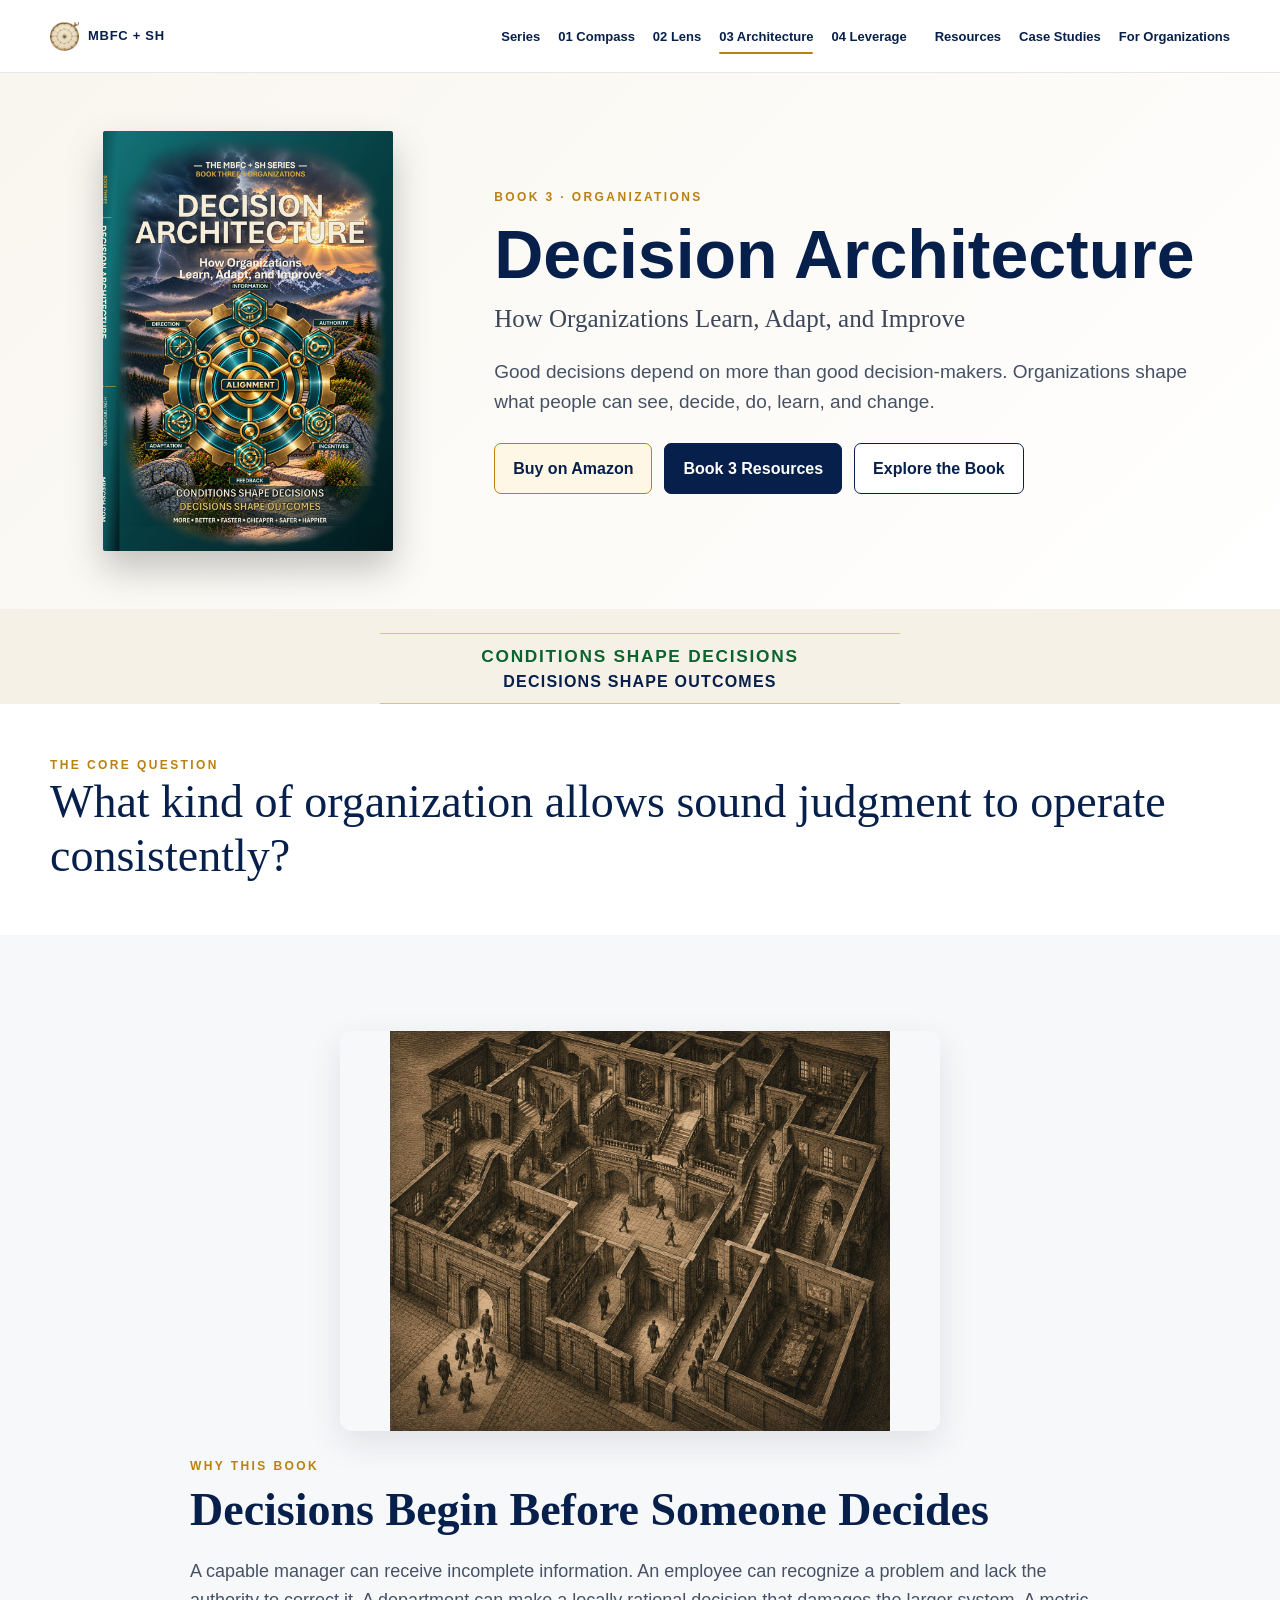
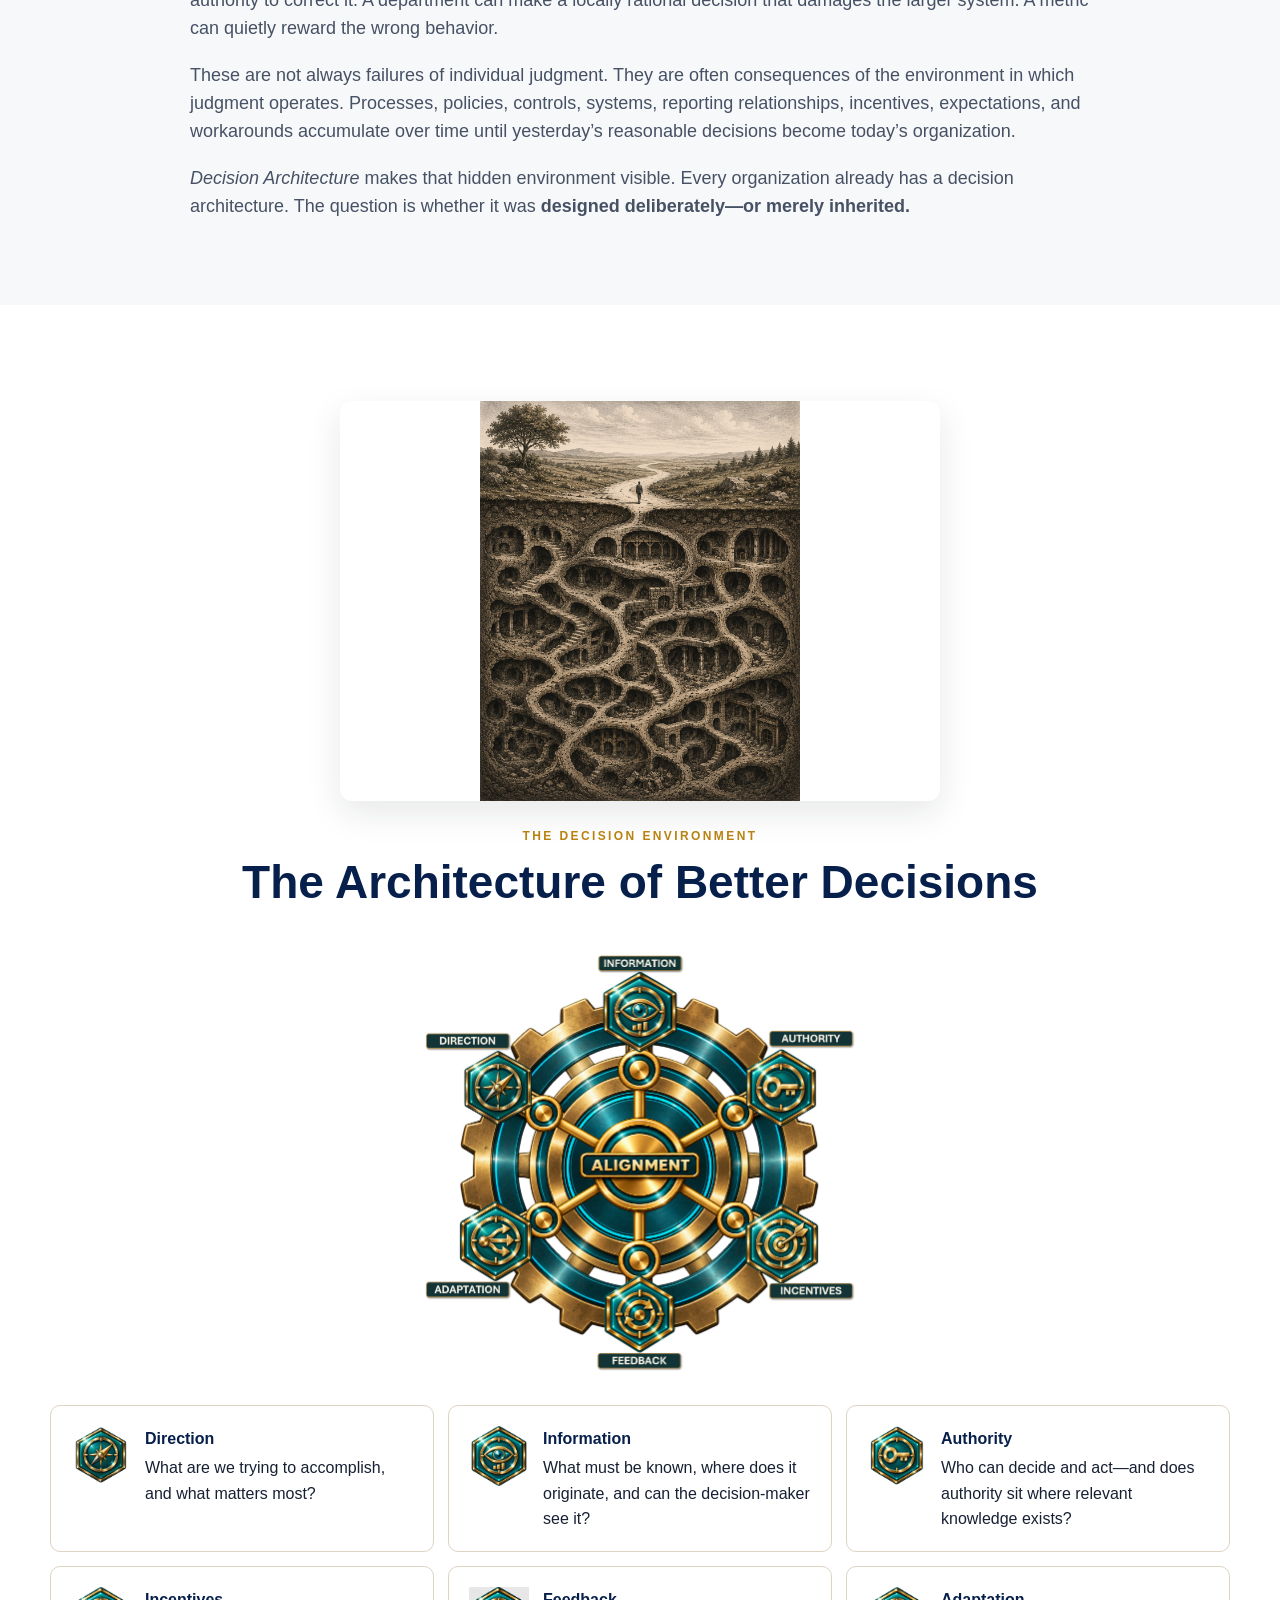
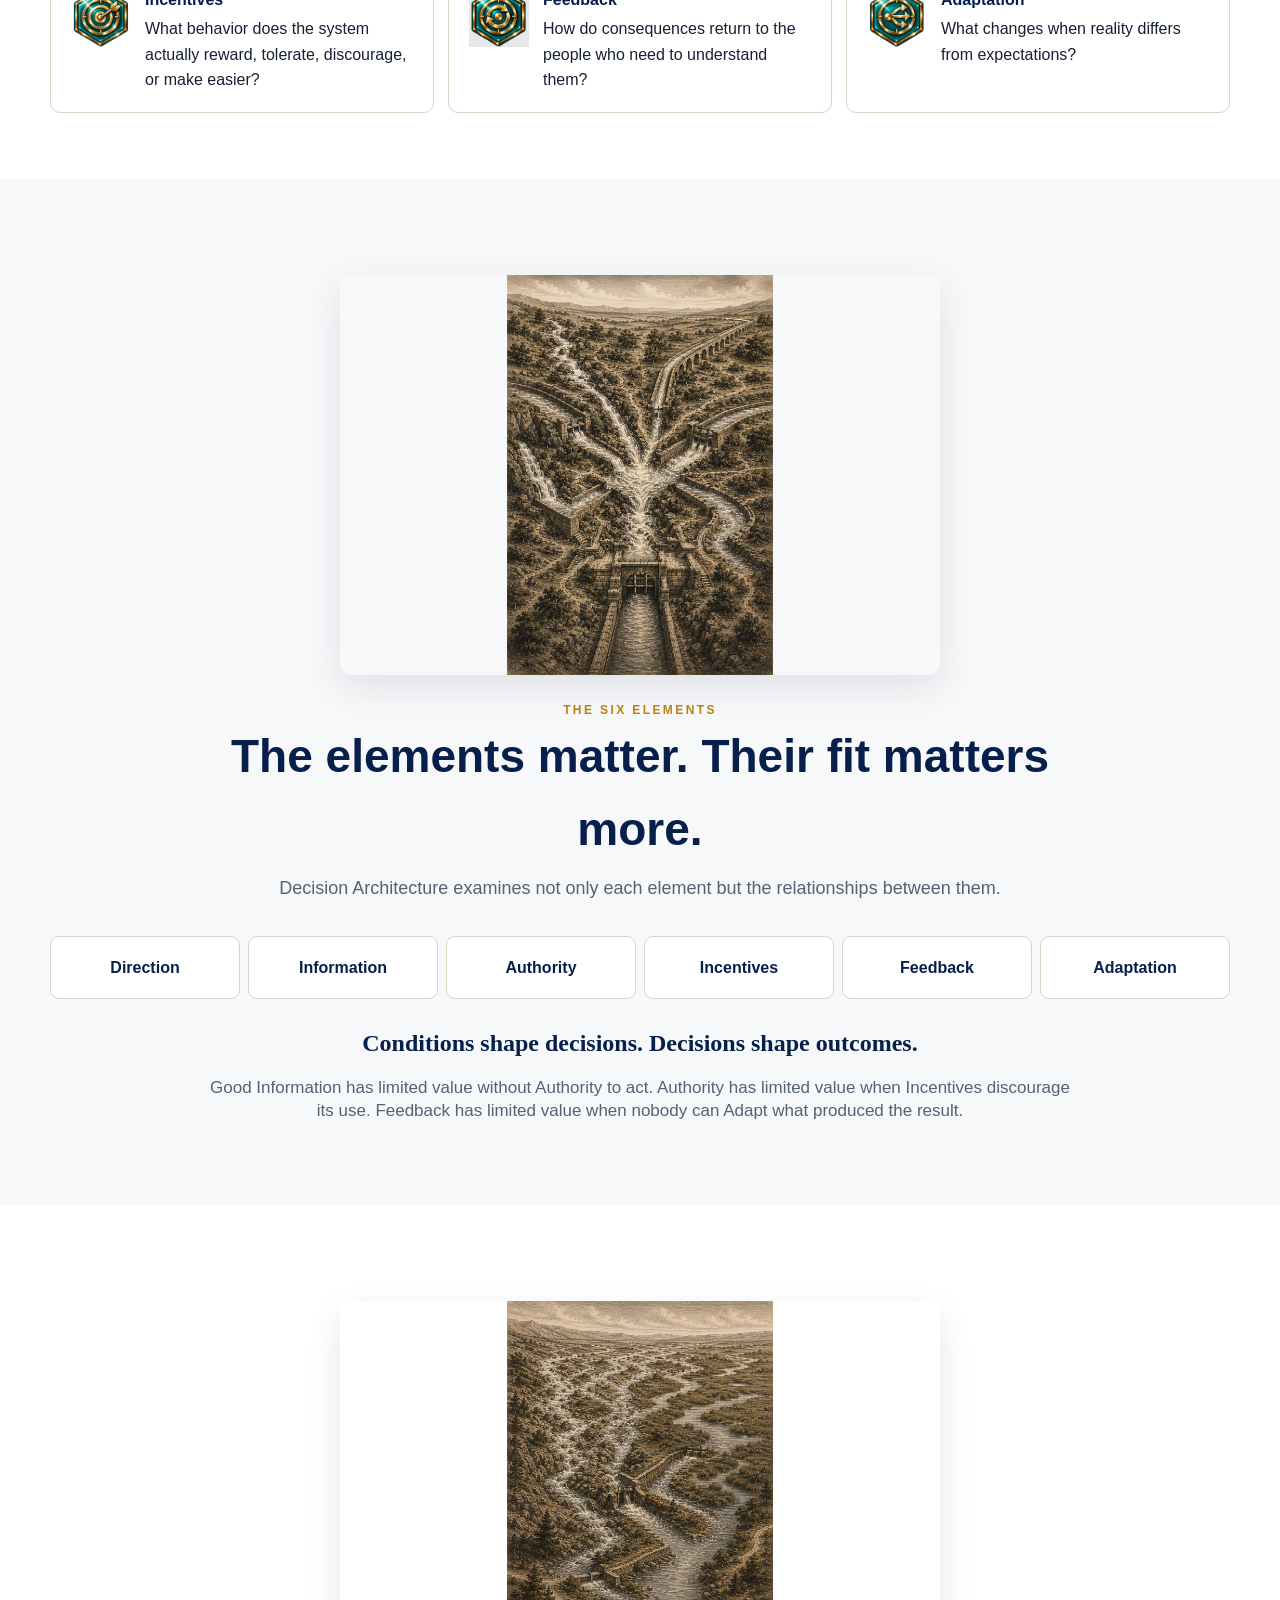
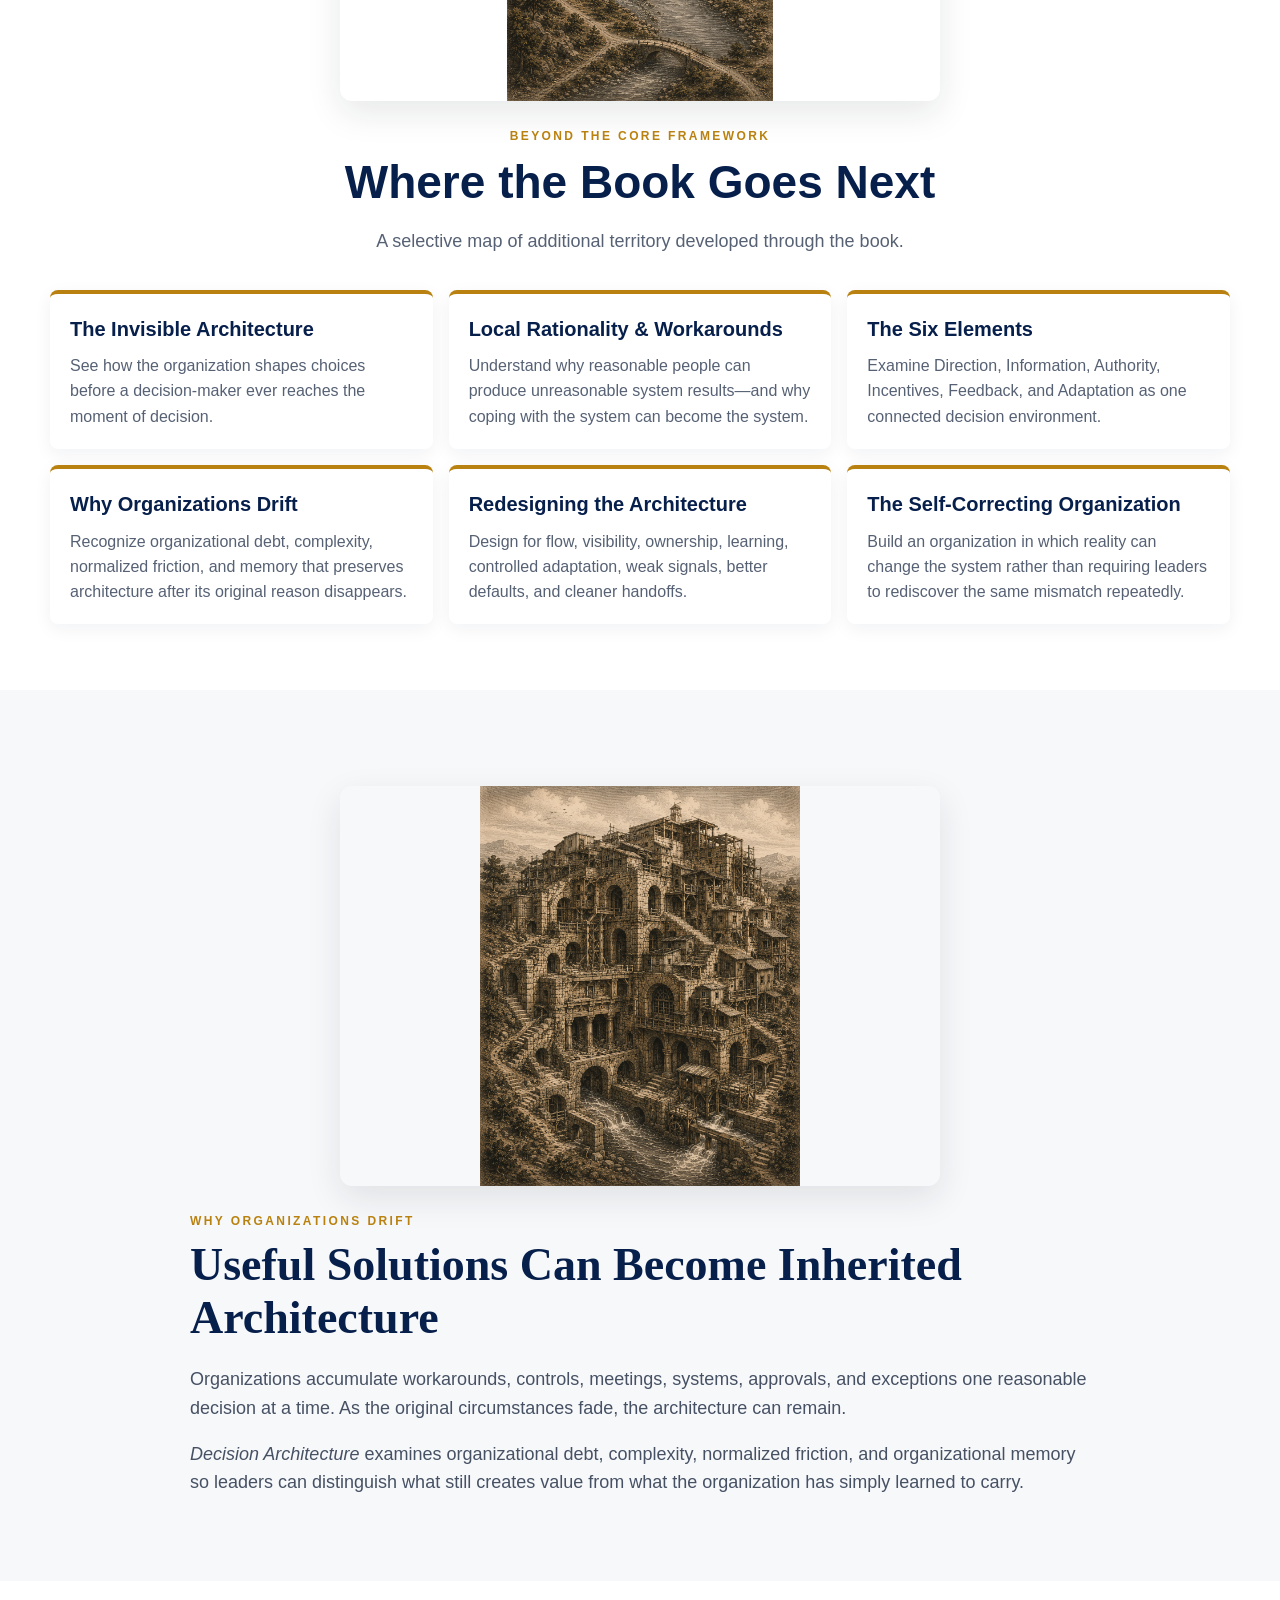
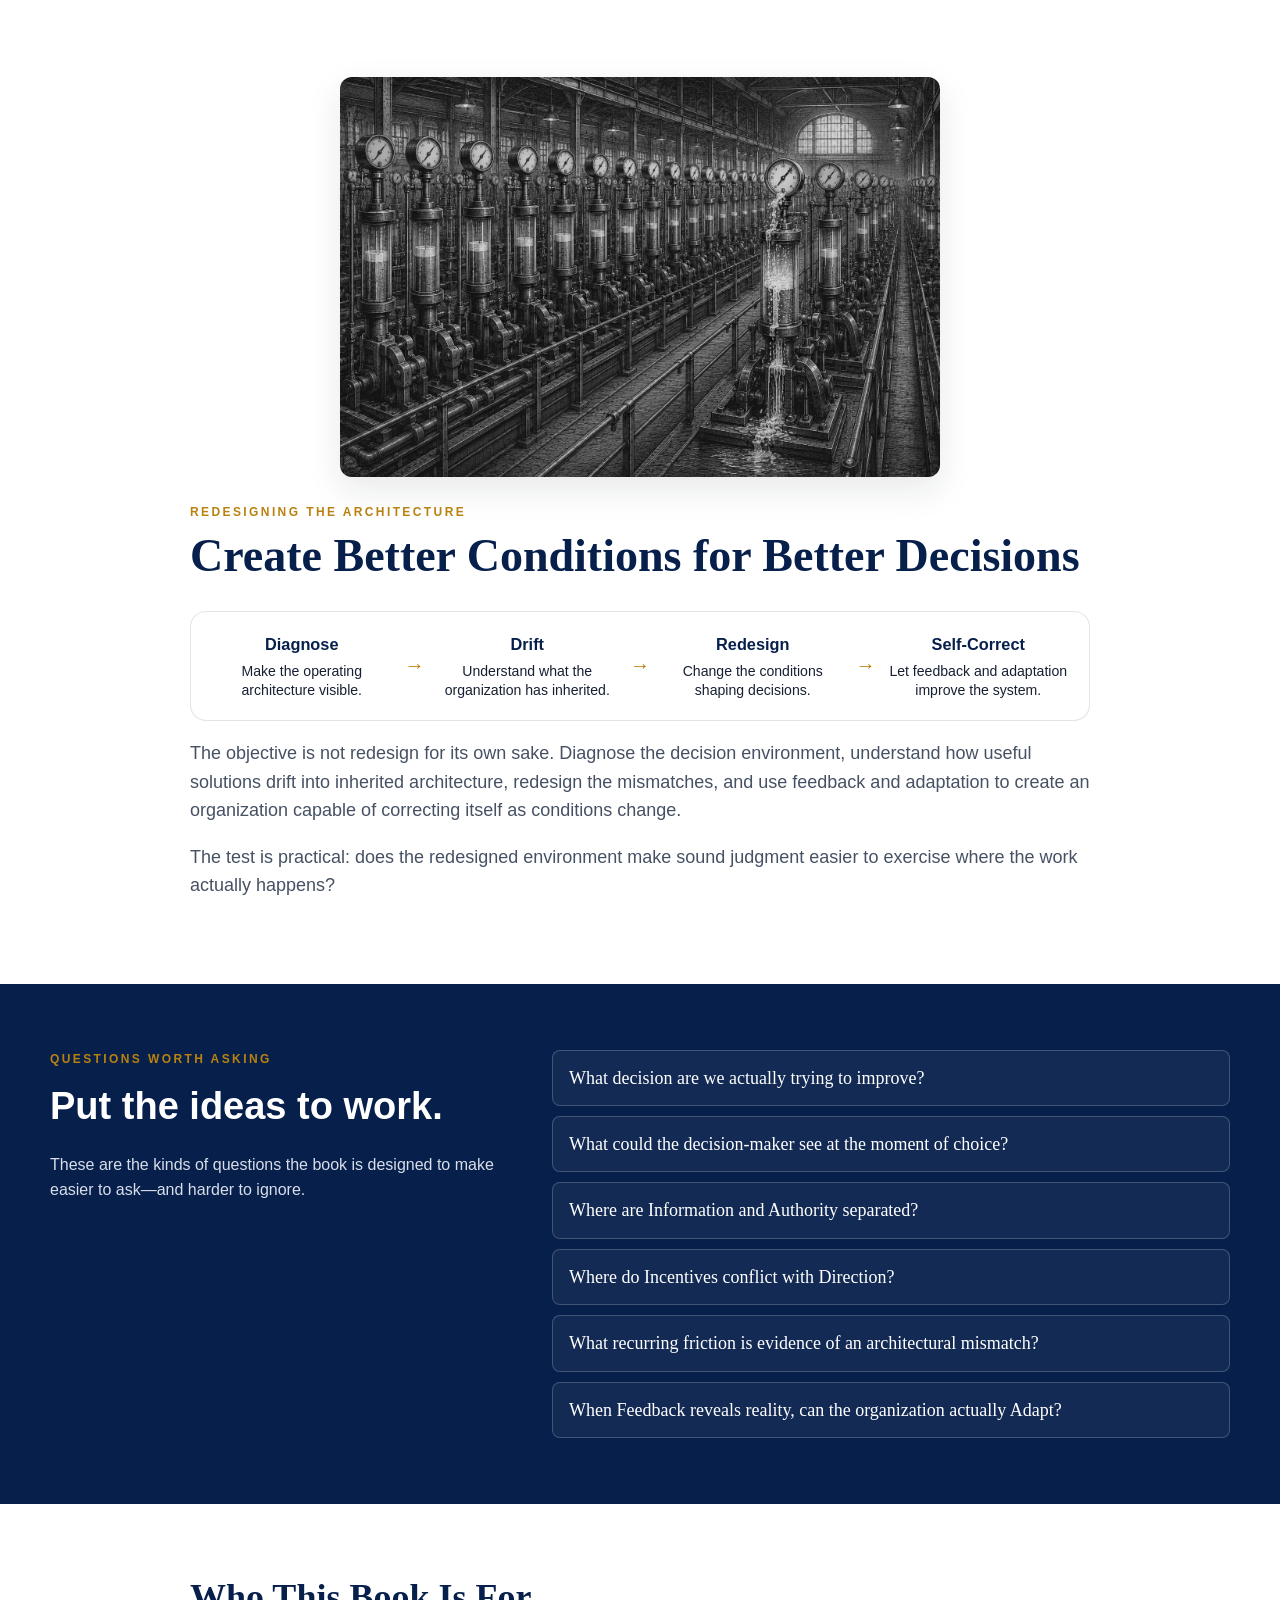
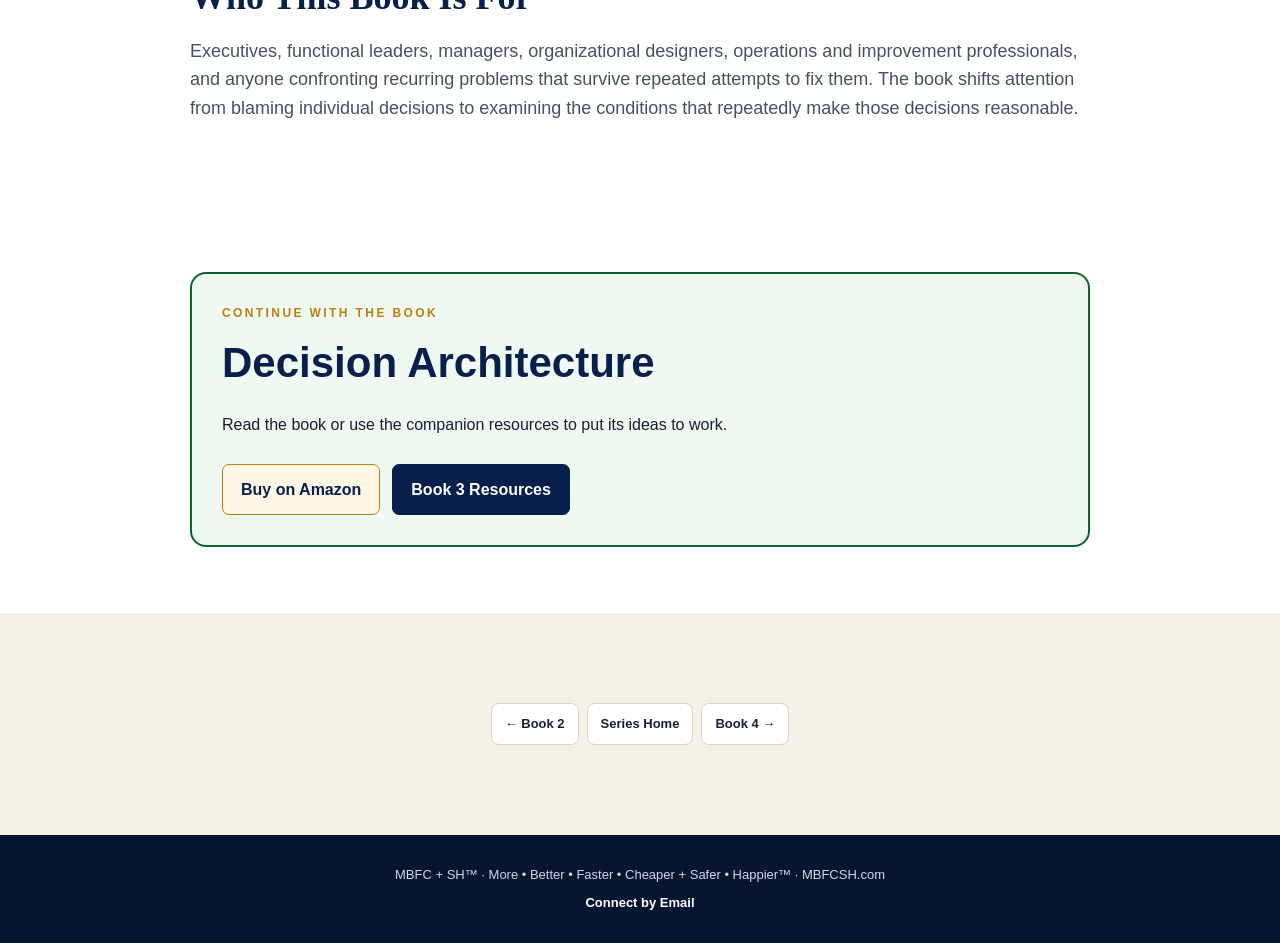
<file: book-3.html>
<!DOCTYPE html>

<html lang="en"><head><meta charset="utf-8"/><meta content="width=device-width,initial-scale=1" name="viewport"/><title>Decision Architecture | MBFC + SH</title><meta content="How Organizations Learn, Adapt, and Improve — Book 3 of the MBFC + SH Series by Daniel Nichols." name="description"/><link href="https://mbfcsh.com/book-3.html" rel="canonical"/><link href="site.css" rel="stylesheet"/><link href="favicon.png" rel="icon" type="image/png"/></head><body><nav class="top"><div class="wrap nav"><a class="brand" href="index.html"><img src="favicon.png" alt="" aria-hidden="true"><span>MBFC + SH</span></a><div class="booknav"><a href="index.html">Series</a><a href="book-1.html">01 Compass</a><a href="book-2.html">02 Lens</a><a class="active" href="book-3.html">03 Architecture</a><a href="book-4.html">04 Leverage</a></div><div class="utility"><a href="resources.html">Resources</a><a href="case-studies.html">Case Studies</a><a href="organizations.html">For Organizations</a></div><details class="mobile-nav"><summary>Menu</summary><div class="mobile-nav-panel"><a href="index.html">Series</a><a href="book-1.html">01 Compass</a><a href="book-2.html">02 Lens</a><a class="active" href="book-3.html">03 Architecture</a><a href="book-4.html">04 Leverage</a><a href="resources.html">Resources</a><a href="case-studies.html">Case Studies</a><a href="organizations.html">For Organizations</a></div></details></div></nav><header class="bookhero"><div class="wrap bookhero-grid"><div class="cover-wrap"><img alt="Front cover of Decision Architecture" class="book-cover" src="MBFC_SH_B3_Front_Cover.png"/></div><div><div class="eyebrow">Book 3 · Organizations</div><h1>Decision Architecture</h1><div class="subtitle">How Organizations Learn, Adapt, and Improve</div><p class="lead booklead">Good decisions depend on more than good decision-makers. Organizations shape what people can see, decide, do, learn, and change.</p><div class="actions left"><a class="btn amazon" href="https://www.amazon.com/gp/product/B0HK3NGKKW" rel="noopener" target="_blank">Buy on Amazon</a><a class="btn primary" href="resources.html#book3">Book 3 Resources</a><a class="btn secondary" href="#explore">Explore the Book</a></div></div></div></header><main id="explore"><section class="book-page-equation"><div class="wrap"><div class="book-equation-display"><span class="equation-outcome">CONDITIONS SHAPE DECISIONS</span><span class="formula-causal">DECISIONS SHAPE OUTCOMES</span></div></div></section><section class="core-question"><div class="wrap"><div class="eyebrow">The Core Question</div><div class="bigq">What kind of organization allows sound judgment to operate consistently?</div></div></section><section class="soft"><div class="wrap reading-width"><figure class="book-editorial"><img alt="A complex decision environment revealing the architecture behind visible choices" src="MBFC+SH_B3_Image_P006_INT.png"/></figure><div class="eyebrow">Why This Book</div><h2 class="book-section-title">Decisions Begin Before Someone Decides</h2><p>A capable manager can receive incomplete information. An employee can recognize a problem and lack the authority to correct it. A department can make a locally rational decision that damages the larger system. A metric can quietly reward the wrong behavior.</p><p>These are not always failures of individual judgment. They are often consequences of the environment in which judgment operates. Processes, policies, controls, systems, reporting relationships, incentives, expectations, and workarounds accumulate over time until yesterday’s reasonable decisions become today’s organization.</p><p><em>Decision Architecture</em> makes that hidden environment visible. Every organization already has a decision architecture. The question is whether it was <strong>designed deliberately—or merely inherited.</strong></p></div></section><section><div class="wrap"><div class="section-title"><figure class="book-editorial"><img alt="The hidden organizational system beneath visible decisions and outcomes" src="MBFC+SH_B3_Image_P014_PART01.png"/></figure><div class="eyebrow">The Decision Environment</div><h2>The Architecture of Better Decisions</h2></div><div class="architecture-intro"><img alt="Decision Architecture framework with six interconnected dimensions" src="B3_Decision_Architecture_Framework.png"/></div><div class="sixcards icon-sixcards architecture-cards"><div class="sixcard"><img alt="" aria-hidden="true" src="B3_Direction.png"/><div><strong>Direction</strong>What are we trying to accomplish, and what matters most?</div></div><div class="sixcard"><img alt="" aria-hidden="true" src="B3_Information.png"/><div><strong>Information</strong>What must be known, where does it originate, and can the decision-maker see it?</div></div><div class="sixcard"><img alt="" aria-hidden="true" src="B3_Authority.png"/><div><strong>Authority</strong>Who can decide and act—and does authority sit where relevant knowledge exists?</div></div><div class="sixcard"><img alt="" aria-hidden="true" src="B3_Incentives.png"/><div><strong>Incentives</strong>What behavior does the system actually reward, tolerate, discourage, or make easier?</div></div><div class="sixcard"><img alt="" aria-hidden="true" src="B3_Feedback.png"/><div><strong>Feedback</strong>How do consequences return to the people who need to understand them?</div></div><div class="sixcard"><img alt="" aria-hidden="true" src="B3_Adaptation.png"/><div><strong>Adaptation</strong>What changes when reality differs from expectations?</div></div></div></div></section><section class="soft"><div class="wrap"><div class="section-title"><figure class="book-editorial"><img alt="Interconnected elements shaping the conditions in which decisions are made" src="MBFC+SH_B3_Image_P046_PART02.png"/></figure><div class="eyebrow">The Six Elements</div><h2>The elements matter. Their fit matters more.</h2><p>Decision Architecture examines not only each element but the relationships between them.</p></div><div class="architecture-flow"><span>Direction</span><span>Information</span><span>Authority</span><span>Incentives</span><span>Feedback</span><span>Adaptation</span></div><div class="statement"><strong>Conditions shape decisions. Decisions shape outcomes.</strong><p>Good Information has limited value without Authority to act. Authority has limited value when Incentives discourage its use. Feedback has limited value when nobody can Adapt what produced the result.</p></div></div></section><section><div class="wrap"><div class="section-title"><figure class="book-editorial"><img alt="An observer examining a complex decision environment before redesigning it" src="MBFC+SH_B3_Image_P102_PART03.png"/></figure><div class="eyebrow">Beyond the Core Framework</div><h2>Where the Book Goes Next</h2><p>A selective map of additional territory developed through the book.</p></div><div class="idea-grid"><div class="idea"><h3>The Invisible Architecture</h3><p>See how the organization shapes choices before a decision-maker ever reaches the moment of decision.</p></div><div class="idea"><h3>Local Rationality &amp; Workarounds</h3><p>Understand why reasonable people can produce unreasonable system results—and why coping with the system can become the system.</p></div><div class="idea"><h3>The Six Elements</h3><p>Examine Direction, Information, Authority, Incentives, Feedback, and Adaptation as one connected decision environment.</p></div><div class="idea"><h3>Why Organizations Drift</h3><p>Recognize organizational debt, complexity, normalized friction, and memory that preserves architecture after its original reason disappears.</p></div><div class="idea"><h3>Redesigning the Architecture</h3><p>Design for flow, visibility, ownership, learning, controlled adaptation, weak signals, better defaults, and cleaner handoffs.</p></div><div class="idea"><h3>The Self-Correcting Organization</h3><p>Build an organization in which reality can change the system rather than requiring leaders to rediscover the same mismatch repeatedly.</p></div></div></div></section><section class="soft"><div class="wrap reading-width"><figure class="book-editorial"><img alt="Accumulated organizational structures and workarounds illustrating how organizations drift" src="MBFC+SH_B3_Image_P128_PART04.png"/></figure><div class="eyebrow">Why Organizations Drift</div><h2 class="book-section-title">Useful Solutions Can Become Inherited Architecture</h2><p>Organizations accumulate workarounds, controls, meetings, systems, approvals, and exceptions one reasonable decision at a time. As the original circumstances fade, the architecture can remain.</p><p><em>Decision Architecture</em> examines organizational debt, complexity, normalized friction, and organizational memory so leaders can distinguish what still creates value from what the organization has simply learned to carry.</p></div></section><section><div class="wrap reading-width"><figure class="book-editorial"><img alt="Organizational architecture being deliberately redesigned for better decisions" src="MBFC+SH_B3_Image_P152_C21.png"/></figure><div class="eyebrow">Redesigning the Architecture</div><h2 class="book-section-title">Create Better Conditions for Better Decisions</h2><div class="architecture-path"><div><strong>Diagnose</strong><span>Make the operating architecture visible.</span></div><div class="arrow">→</div><div><strong>Drift</strong><span>Understand what the organization has inherited.</span></div><div class="arrow">→</div><div><strong>Redesign</strong><span>Change the conditions shaping decisions.</span></div><div class="arrow">→</div><div><strong>Self-Correct</strong><span>Let feedback and adaptation improve the system.</span></div></div><p>The objective is not redesign for its own sake. Diagnose the decision environment, understand how useful solutions drift into inherited architecture, redesign the mismatches, and use feedback and adaptation to create an organization capable of correcting itself as conditions change.</p><p>The test is practical: does the redesigned environment make sound judgment easier to exercise where the work actually happens?</p></div></section><section class="dark"><div class="wrap question-grid"><div><div class="eyebrow">Questions Worth Asking</div><h2>Put the ideas to work.</h2><p>These are the kinds of questions the book is designed to make easier to ask—and harder to ignore.</p></div><ul><li>What decision are we actually trying to improve?</li><li>What could the decision-maker see at the moment of choice?</li><li>Where are Information and Authority separated?</li><li>Where do Incentives conflict with Direction?</li><li>What recurring friction is evidence of an architectural mismatch?</li><li>When Feedback reveals reality, can the organization actually Adapt?</li></ul></div></section><section><div class="wrap audience"><h2 class="book-section-title">Who This Book Is For</h2><p>Executives, functional leaders, managers, organizational designers, operations and improvement professionals, and anyone confronting recurring problems that survive repeated attempts to fix them. The book shifts attention from blaming individual decisions to examining the conditions that repeatedly make those decisions reasonable.</p></div></section><section><div class="wrap resource-callout"><div class="eyebrow">Continue with the Book</div><h2>Decision Architecture</h2><p>Read the book or use the companion resources to put its ideas to work.</p><div class="actions"><a class="btn amazon" href="https://www.amazon.com/gp/product/B0HK3NGKKW" rel="noopener" target="_blank">Buy on Amazon</a><a class="btn primary" href="resources.html#book3">Book 3 Resources</a></div></div></section><section class="final"><div class="wrap"><div class="seriesbar"><a href="book-2.html">← Book 2</a><a href="index.html">Series Home</a><a href="book-4.html">Book 4 →</a></div></div></section></main><footer><div class="wrap"><div>MBFC + SH™ · More • Better • Faster • Cheaper + Safer • Happier™ · MBFCSH.com</div><div class="footer-connect"><a href="mailto:hello@mbfcsh.com?subject=MBFC%20%2B%20SH">Connect by Email</a></div></div></footer></body></html>
</file>
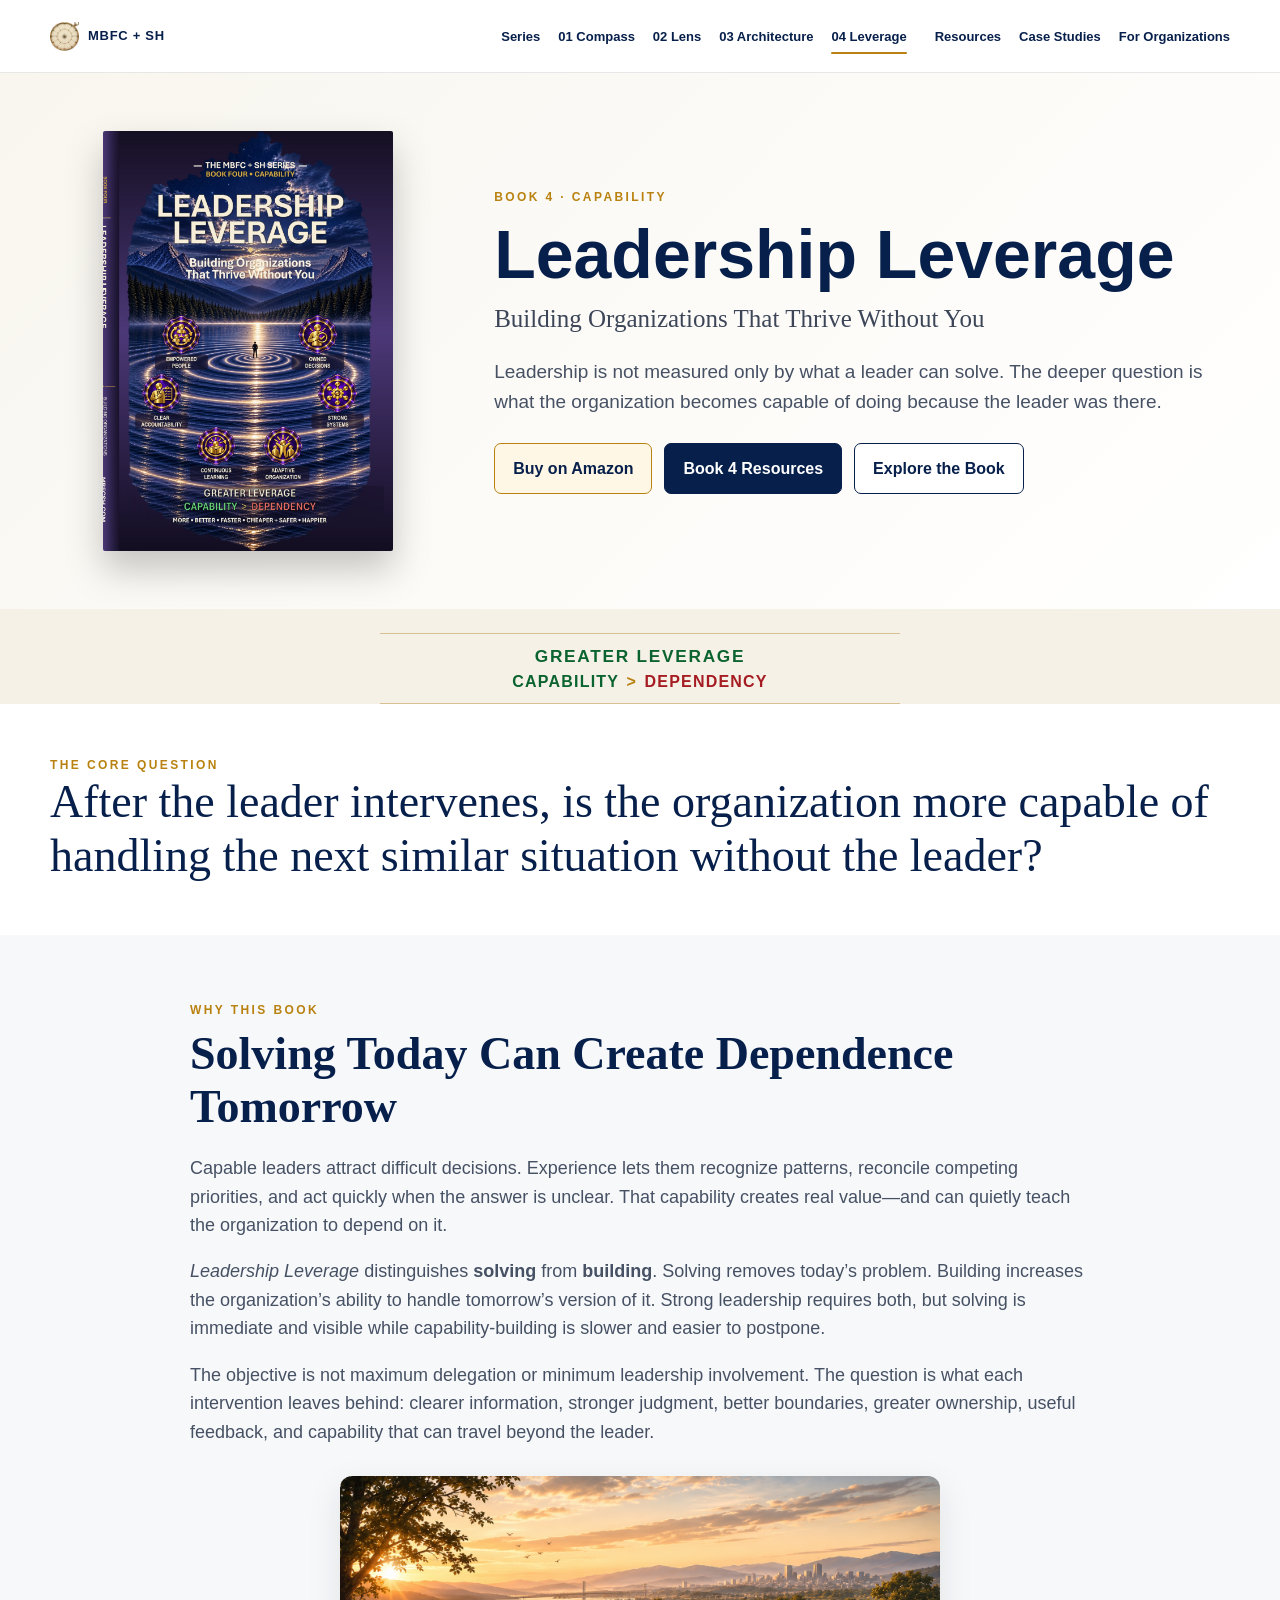
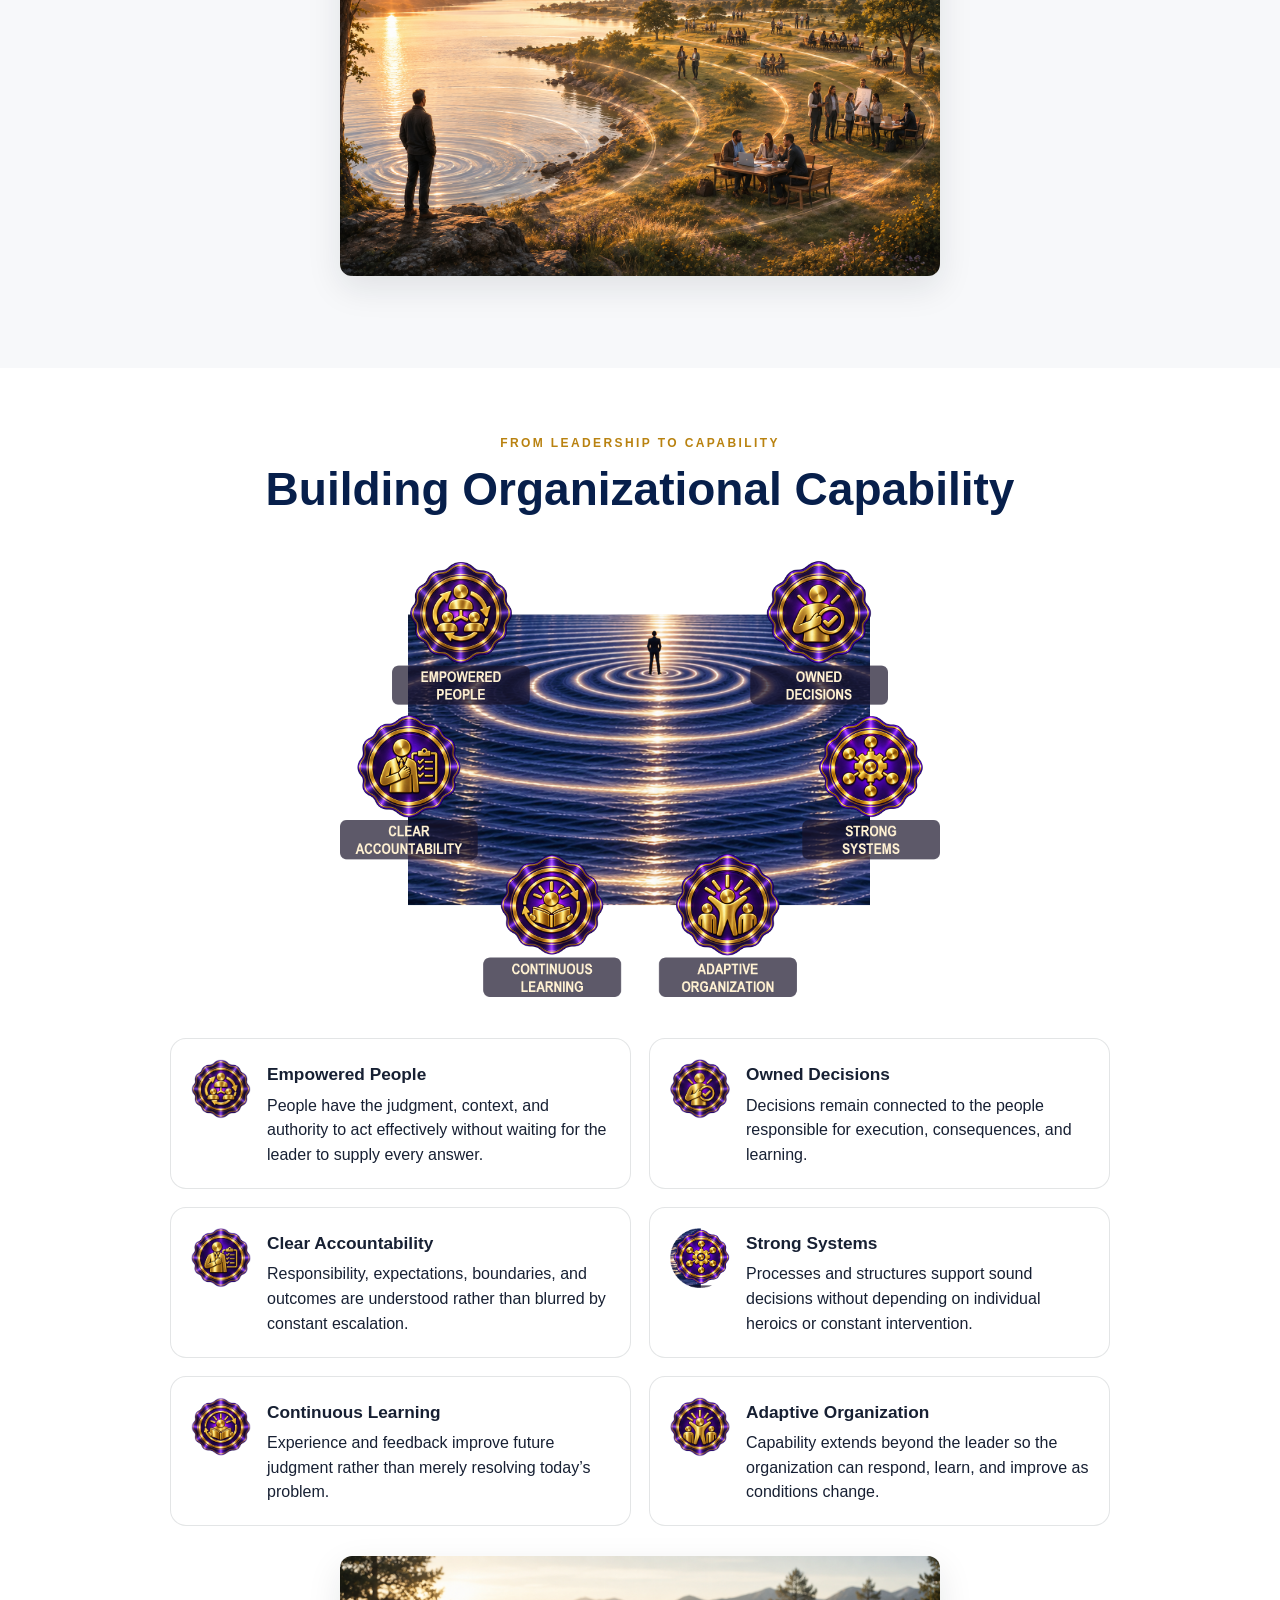
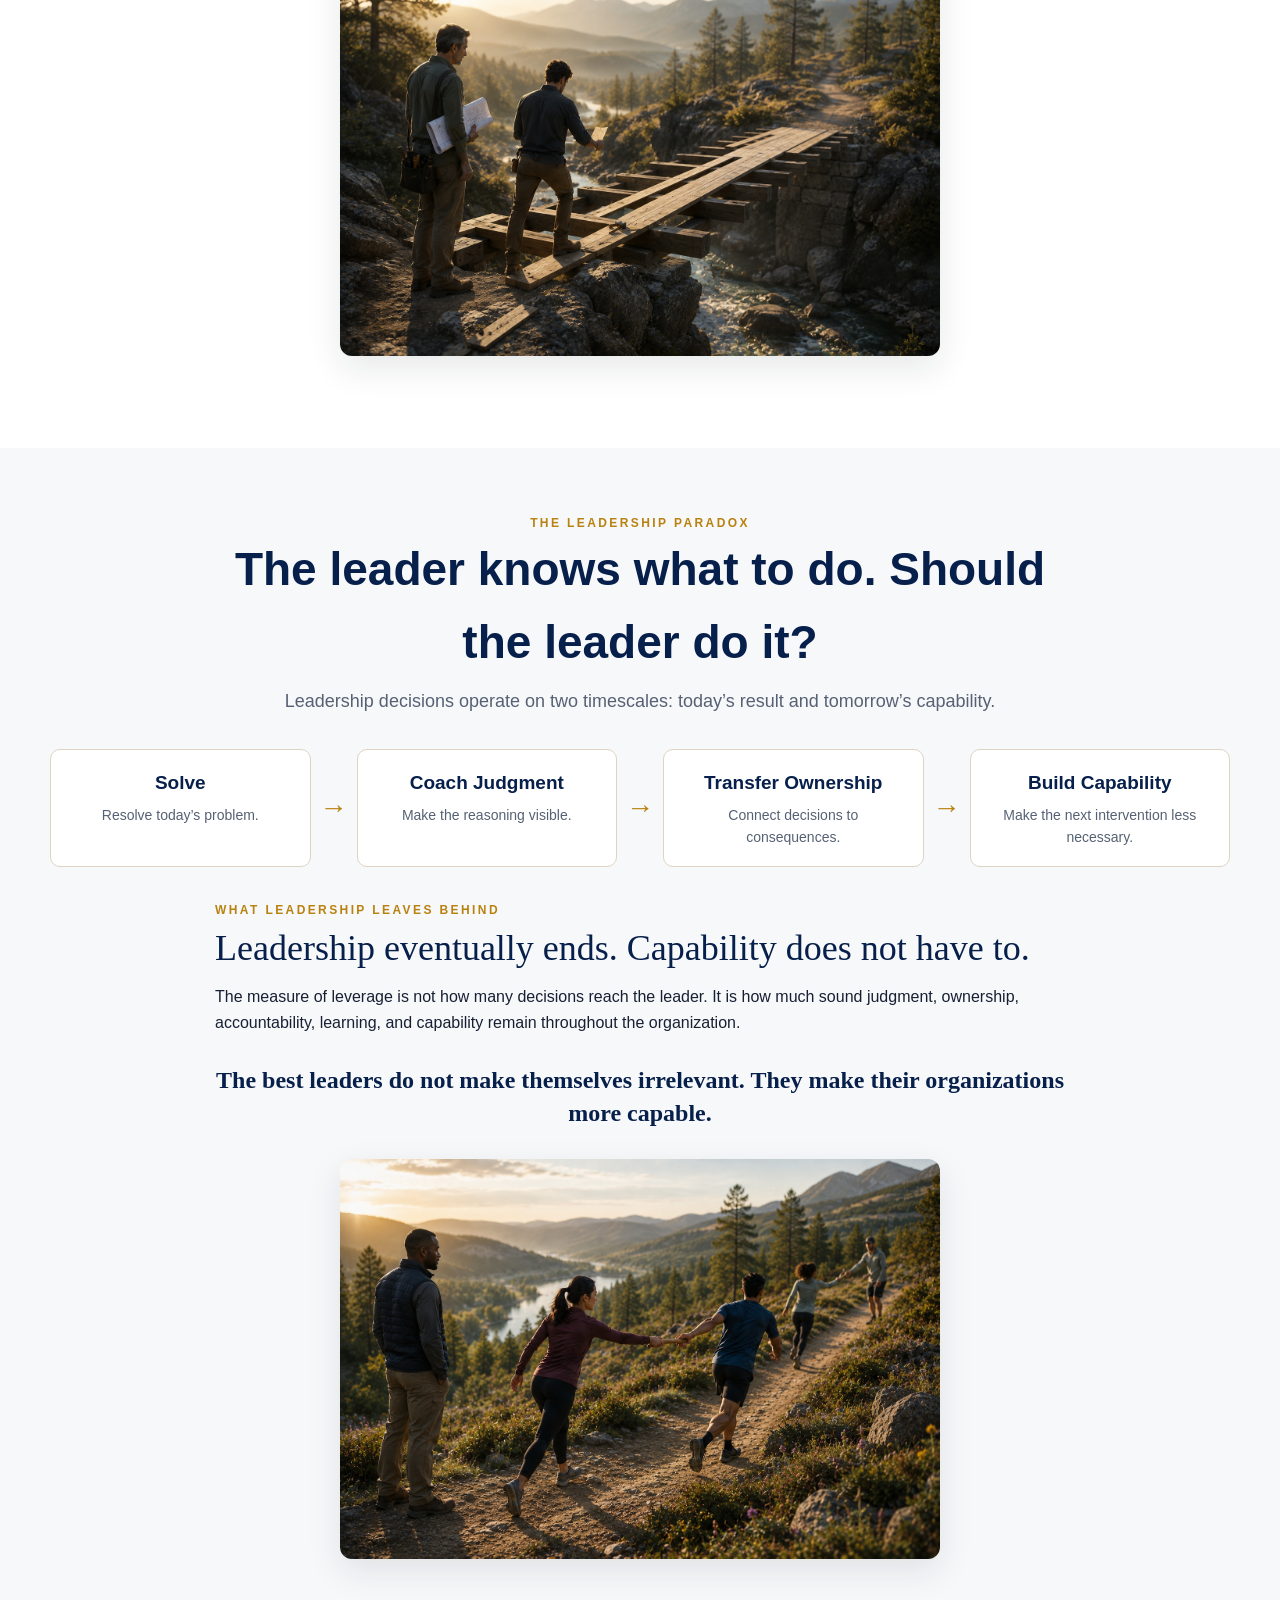
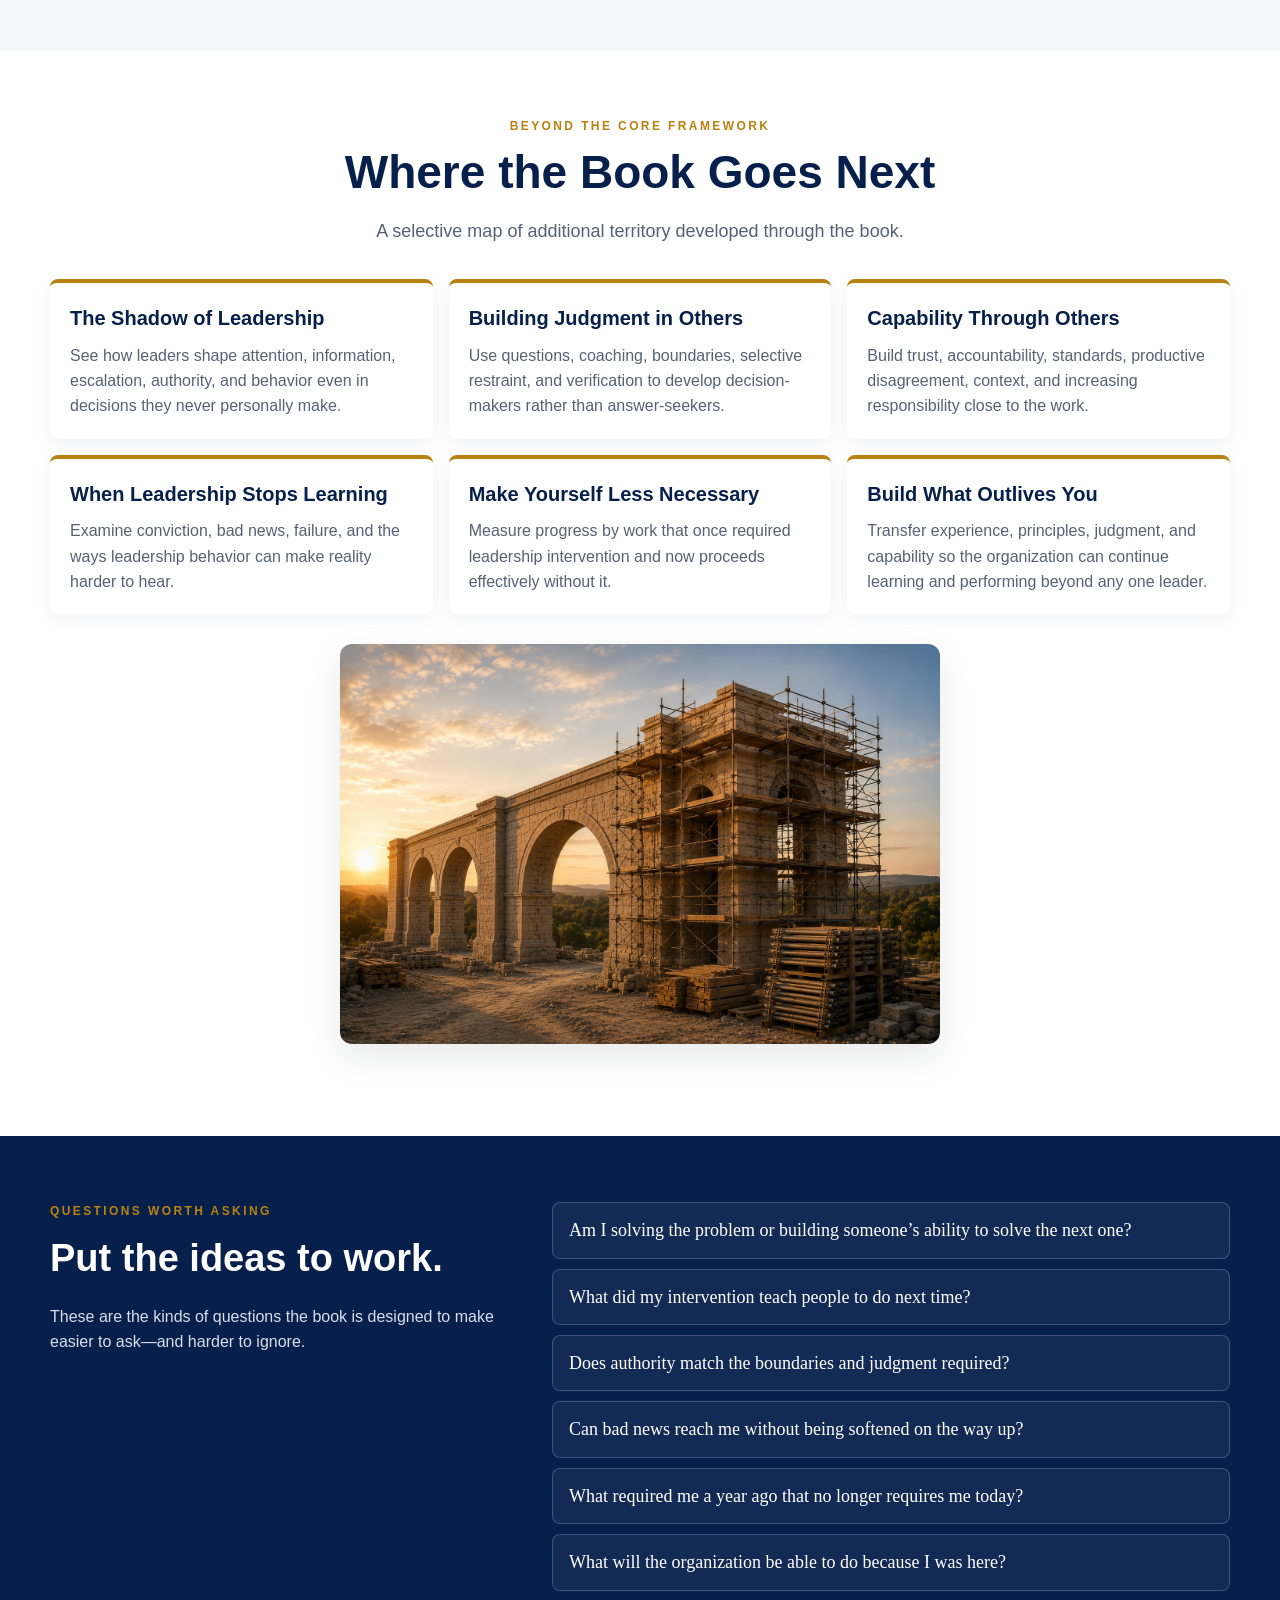
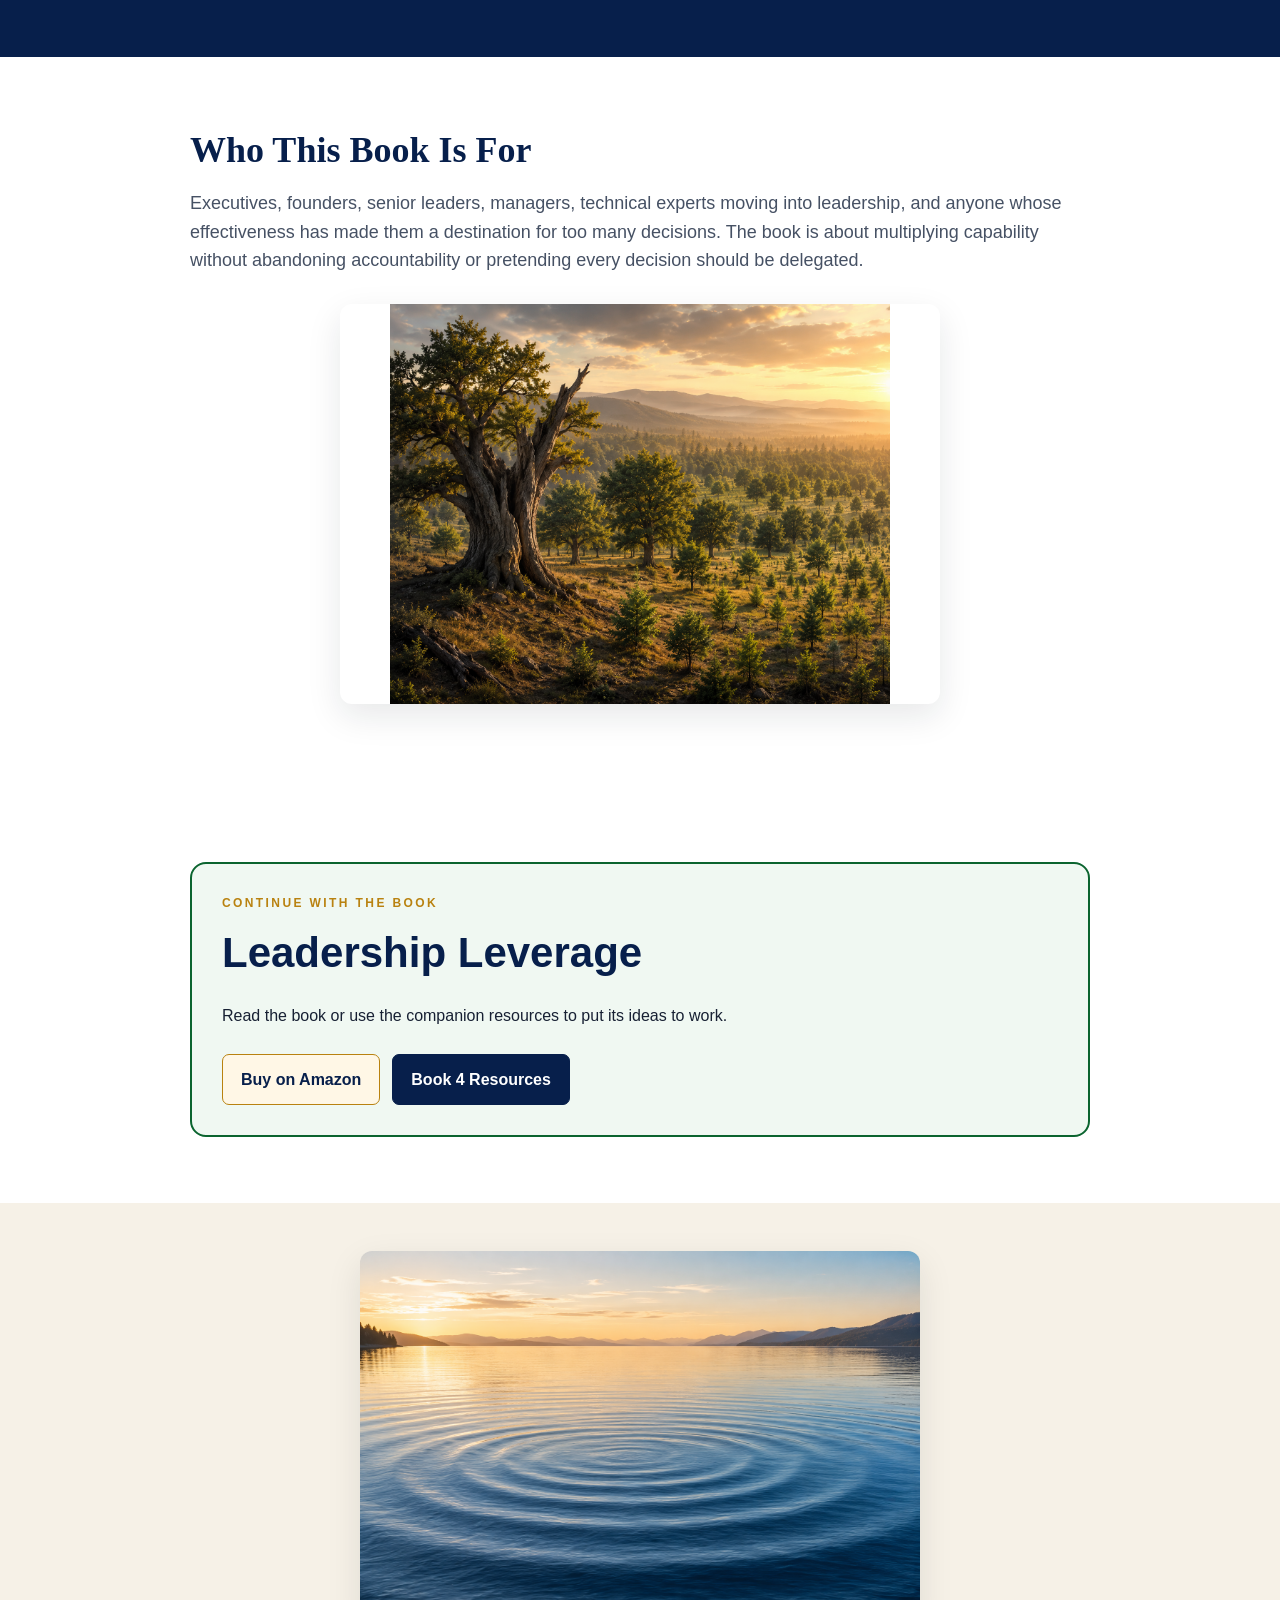
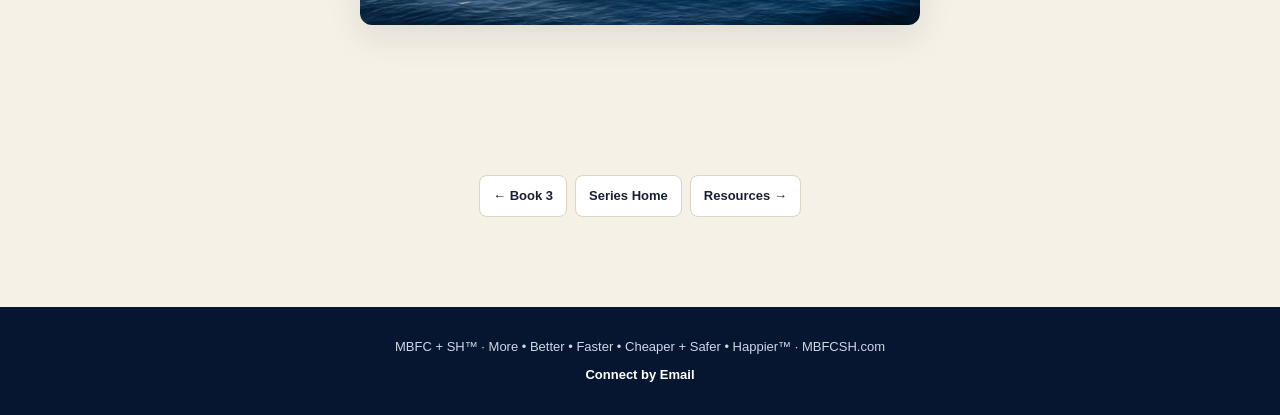
<file: book-4.html>
<!DOCTYPE html>

<html lang="en"><head><meta charset="utf-8"/><meta content="width=device-width,initial-scale=1" name="viewport"/><title>Leadership Leverage | MBFC + SH</title><meta content="Building Organizations That Thrive Without You — Book 4 of the MBFC + SH Series by Daniel Nichols." name="description"/><link href="https://mbfcsh.com/book-4.html" rel="canonical"/><link href="site.css" rel="stylesheet"/><link href="favicon.png" rel="icon" type="image/png"/></head><body><nav class="top"><div class="wrap nav"><a class="brand" href="index.html"><img src="favicon.png" alt="" aria-hidden="true"><span>MBFC + SH</span></a><div class="booknav"><a href="index.html">Series</a><a href="book-1.html">01 Compass</a><a href="book-2.html">02 Lens</a><a href="book-3.html">03 Architecture</a><a class="active" href="book-4.html">04 Leverage</a></div><div class="utility"><a href="resources.html">Resources</a><a href="case-studies.html">Case Studies</a><a href="organizations.html">For Organizations</a></div><details class="mobile-nav"><summary>Menu</summary><div class="mobile-nav-panel"><a href="index.html">Series</a><a href="book-1.html">01 Compass</a><a href="book-2.html">02 Lens</a><a href="book-3.html">03 Architecture</a><a class="active" href="book-4.html">04 Leverage</a><a href="resources.html">Resources</a><a href="case-studies.html">Case Studies</a><a href="organizations.html">For Organizations</a></div></details></div></nav><header class="bookhero"><div class="wrap bookhero-grid"><div class="cover-wrap"><img alt="Front cover of Leadership Leverage" class="book-cover" src="MBFC_SH_B4_Front_Cover.png"/></div><div><div class="eyebrow">Book 4 · Capability</div><h1>Leadership Leverage</h1><div class="subtitle">Building Organizations That Thrive Without You</div><p class="lead booklead">Leadership is not measured only by what a leader can solve. The deeper question is what the organization becomes capable of doing because the leader was there.</p><div class="actions left"><a class="btn amazon" href="https://www.amazon.com/gp/product/B0HJXXVZPK" rel="noopener" target="_blank">Buy on Amazon</a><a class="btn primary" href="resources.html#book4">Book 4 Resources</a><a class="btn secondary" href="#explore">Explore the Book</a></div></div></div></header><main id="explore"><section class="book-page-equation"><div class="wrap"><div class="book-equation-display"><span class="equation-outcome">GREATER LEVERAGE</span><span><span class="formula-positive">CAPABILITY</span> <span class="formula-sign">&gt;</span> <span class="formula-negative">DEPENDENCY</span></span></div></div></section><section class="core-question"><div class="wrap"><div class="eyebrow">The Core Question</div><div class="bigq">After the leader intervenes, is the organization more capable of handling the next similar situation without the leader?</div></div></section><section class="soft"><div class="wrap reading-width"><div class="eyebrow">Why This Book</div><h2 class="book-section-title">Solving Today Can Create Dependence Tomorrow</h2><p>Capable leaders attract difficult decisions. Experience lets them recognize patterns, reconcile competing priorities, and act quickly when the answer is unclear. That capability creates real value—and can quietly teach the organization to depend on it.</p><p><em>Leadership Leverage</em> distinguishes <strong>solving</strong> from <strong>building</strong>. Solving removes today’s problem. Building increases the organization’s ability to handle tomorrow’s version of it. Strong leadership requires both, but solving is immediate and visible while capability-building is slower and easier to postpone.</p><p>The objective is not maximum delegation or minimum leadership involvement. The question is what each intervention leaves behind: clearer information, stronger judgment, better boundaries, greater ownership, useful feedback, and capability that can travel beyond the leader.</p></div><figure class="editorial-visual"><img alt="A leader overlooking expanding circles of activity across a landscape, illustrating leadership influence extending beyond the leader" loading="lazy" src="MBFC+SH_B4_Image_P015_INTRO.png"/></figure></section><section><div class="wrap"><div class="section-title"><div class="eyebrow">From Leadership to Capability</div><h2>Building Organizational Capability</h2></div><div class="framework-visual framework-visual-landscape"><img alt="Leadership Leverage framework showing empowered people, owned decisions, clear accountability, strong systems, continuous learning, and an adaptive organization" loading="lazy" src="B4_Leadership_Leverage_Framework.png"/></div><div class="capability-grid"><div class="capability-card"><img alt="" aria-hidden="true" src="B4_Leader.png"/><div><strong>Empowered People</strong><span>People have the judgment, context, and authority to act effectively without waiting for the leader to supply every answer.</span></div></div><div class="capability-card"><img alt="" aria-hidden="true" src="B4_Strengthen_Capability.png"/><div><strong>Owned Decisions</strong><span>Decisions remain connected to the people responsible for execution, consequences, and learning.</span></div></div><div class="capability-card"><img alt="" aria-hidden="true" src="B4_Build_Ownership.png"/><div><strong>Clear Accountability</strong><span>Responsibility, expectations, boundaries, and outcomes are understood rather than blurred by constant escalation.</span></div></div><div class="capability-card"><img alt="" aria-hidden="true" src="B4_Strong_Systems.png"/><div><strong>Strong Systems</strong><span>Processes and structures support sound decisions without depending on individual heroics or constant intervention.</span></div></div><div class="capability-card"><img alt="" aria-hidden="true" src="B4_Develop_Judgment.png"/><div><strong>Continuous Learning</strong><span>Experience and feedback improve future judgment rather than merely resolving today’s problem.</span></div></div><div class="capability-card"><img alt="" aria-hidden="true" src="B4_Drive_Impact.png"/><div><strong>Adaptive Organization</strong><span>Capability extends beyond the leader so the organization can respond, learn, and improve as conditions change.</span></div></div></div><figure class="editorial-visual"><img alt="Two people building a bridge together, illustrating the work of building capability" loading="lazy" src="MBFC+SH_B4_Image_P049_PART02.png"/></figure></div></section><section class="soft"><div class="wrap"><div class="section-title"><div class="eyebrow">The Leadership Paradox</div><h2>The leader knows what to do. Should the leader do it?</h2><p>Leadership decisions operate on two timescales: today’s result and tomorrow’s capability.</p></div><div class="leverage-path"><div><strong>Solve</strong><span>Resolve today’s problem.</span></div><div class="arrow">→</div><div><strong>Coach Judgment</strong><span>Make the reasoning visible.</span></div><div class="arrow">→</div><div><strong>Transfer Ownership</strong><span>Connect decisions to consequences.</span></div><div class="arrow">→</div><div><strong>Build Capability</strong><span>Make the next intervention less necessary.</span></div></div><div class="leader-transition"><div><div class="eyebrow">What Leadership Leaves Behind</div><blockquote>Leadership eventually ends. Capability does not have to.</blockquote><p>The measure of leverage is not how many decisions reach the leader. It is how much sound judgment, ownership, accountability, learning, and capability remain throughout the organization.</p></div></div><div class="statement"><strong>The best leaders do not make themselves irrelevant. They make their organizations more capable.</strong></div><figure class="editorial-visual"><img alt="An irrigation network distributing water across many fields, illustrating leverage through a capable system" loading="lazy" src="MBFC+SH_B4_Image_P089_PART03.png"/></figure></div></section><section><div class="wrap"><div class="section-title"><div class="eyebrow">Beyond the Core Framework</div><h2>Where the Book Goes Next</h2><p>A selective map of additional territory developed through the book.</p></div><div class="idea-grid"><div class="idea"><h3>The Shadow of Leadership</h3><p>See how leaders shape attention, information, escalation, authority, and behavior even in decisions they never personally make.</p></div><div class="idea"><h3>Building Judgment in Others</h3><p>Use questions, coaching, boundaries, selective restraint, and verification to develop decision-makers rather than answer-seekers.</p></div><div class="idea"><h3>Capability Through Others</h3><p>Build trust, accountability, standards, productive disagreement, context, and increasing responsibility close to the work.</p></div><div class="idea"><h3>When Leadership Stops Learning</h3><p>Examine conviction, bad news, failure, and the ways leadership behavior can make reality harder to hear.</p></div><div class="idea"><h3>Make Yourself Less Necessary</h3><p>Measure progress by work that once required leadership intervention and now proceeds effectively without it.</p></div><div class="idea"><h3>Build What Outlives You</h3><p>Transfer experience, principles, judgment, and capability so the organization can continue learning and performing beyond any one leader.</p></div></div><figure class="editorial-visual"><img alt="A leader watches as people pass a baton forward, illustrating capability transferred to others" loading="lazy" src="MBFC+SH_B4_Image_P199_C27.png"/></figure></div></section><section class="dark"><div class="wrap question-grid"><div><div class="eyebrow">Questions Worth Asking</div><h2>Put the ideas to work.</h2><p>These are the kinds of questions the book is designed to make easier to ask—and harder to ignore.</p></div><ul><li>Am I solving the problem or building someone’s ability to solve the next one?</li><li>What did my intervention teach people to do next time?</li><li>Does authority match the boundaries and judgment required?</li><li>Can bad news reach me without being softened on the way up?</li><li>What required me a year ago that no longer requires me today?</li><li>What will the organization be able to do because I was here?</li></ul></div></section><section><div class="wrap audience"><h2 class="book-section-title">Who This Book Is For</h2><p>Executives, founders, senior leaders, managers, technical experts moving into leadership, and anyone whose effectiveness has made them a destination for too many decisions. The book is about multiplying capability without abandoning accountability or pretending every decision should be delegated.</p><figure class="editorial-visual"><img alt="A mature tree overlooking generations of younger trees, illustrating capability that outlives its original source" loading="lazy" src="MBFC+SH_B4_Image_P230_C31.png"/></figure></div></section><section><div class="wrap resource-callout"><div class="eyebrow">Continue with the Book</div><h2>Leadership Leverage</h2><p>Read the book or use the companion resources to put its ideas to work.</p><div class="actions"><a class="btn amazon" href="https://www.amazon.com/gp/product/B0HJXXVZPK" rel="noopener" target="_blank">Buy on Amazon</a><a class="btn primary" href="resources.html#book4">Book 4 Resources</a></div></div></section><section class="book4-closing-visual"><div class="wrap"><figure class="editorial-visual editorial-visual-closing"><img alt="Expanding ripples across calm water, representing leadership effects that continue beyond the original action" loading="lazy" src="MBFC+SH_B4_Image_P252_CONCLUSION.png"/></figure></div></section><section class="final"><div class="wrap"><div class="seriesbar"><a href="book-3.html">← Book 3</a><a href="index.html">Series Home</a><a href="resources.html">Resources →</a></div></div></section></main><footer><div class="wrap"><div>MBFC + SH™ · More • Better • Faster • Cheaper + Safer • Happier™ · MBFCSH.com</div><div class="footer-connect"><a href="mailto:hello@mbfcsh.com?subject=MBFC%20%2B%20SH">Connect by Email</a></div></div></footer></body></html>
</file>
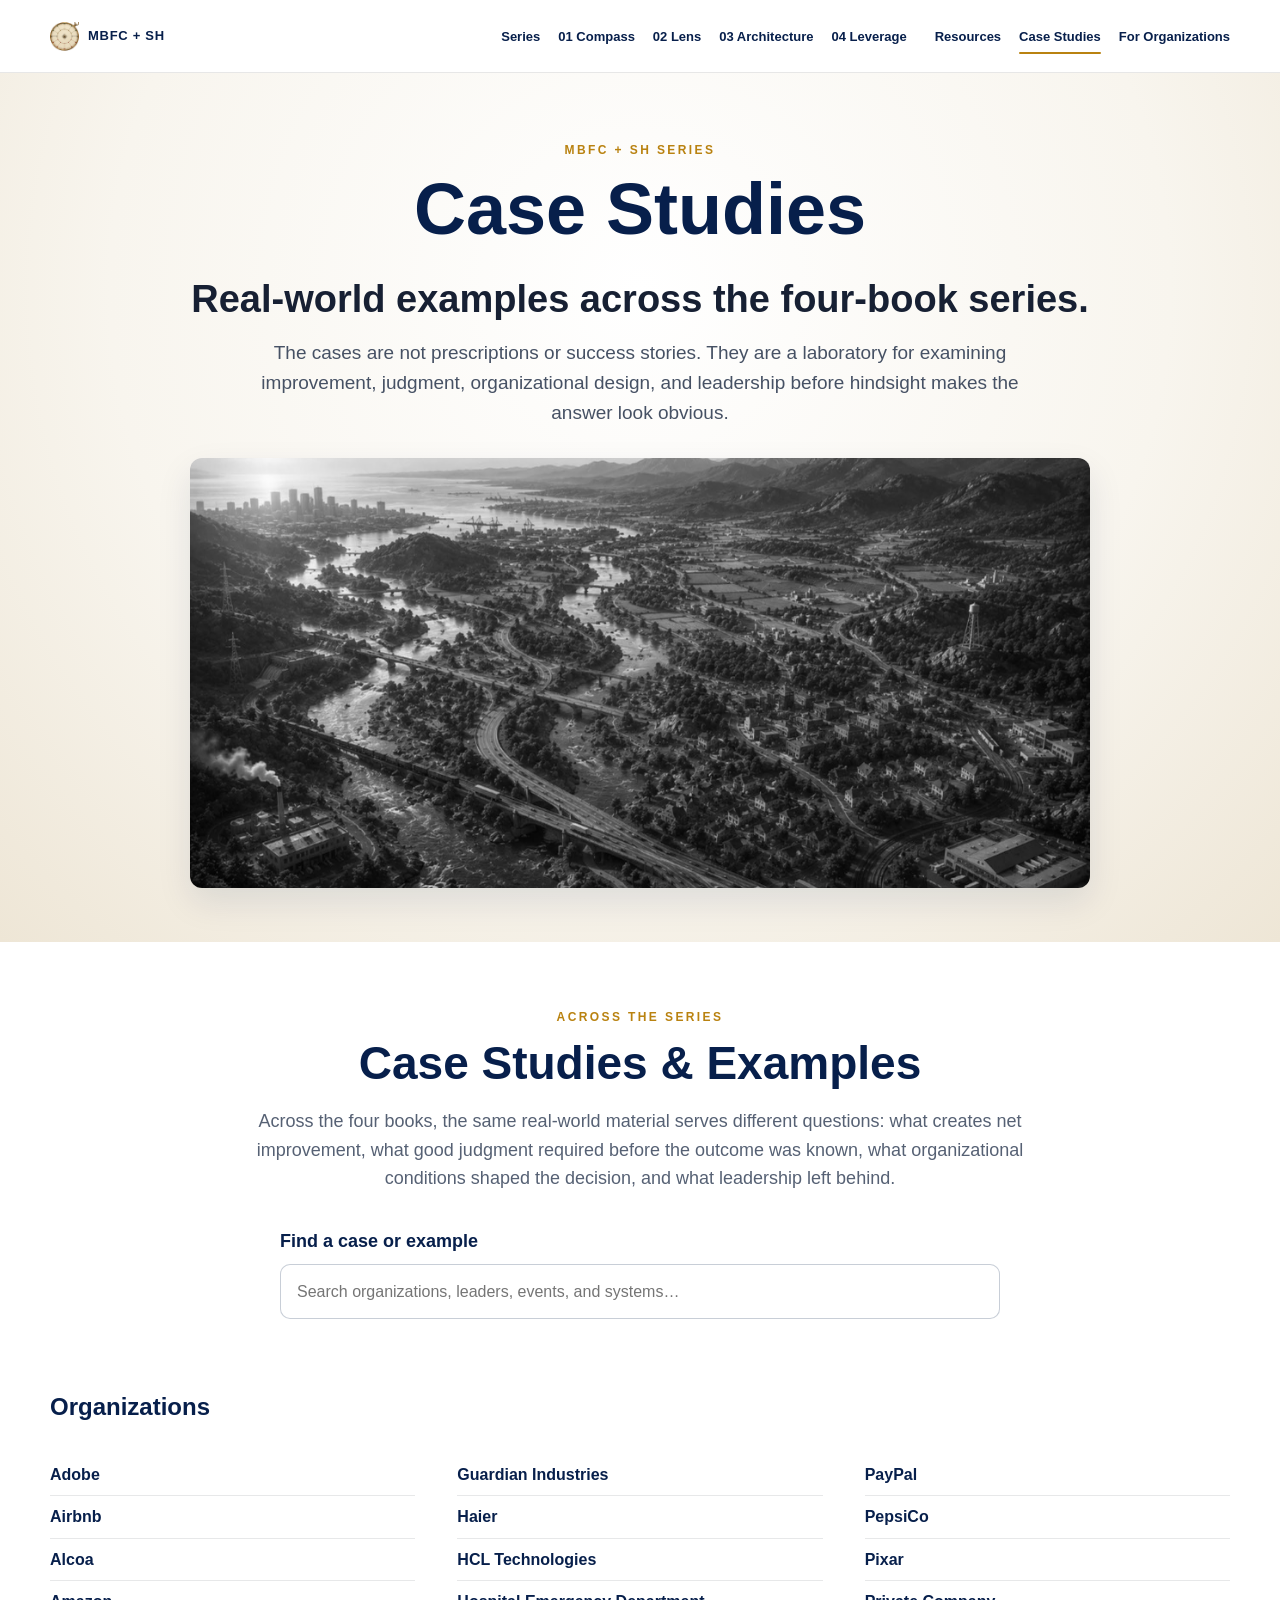
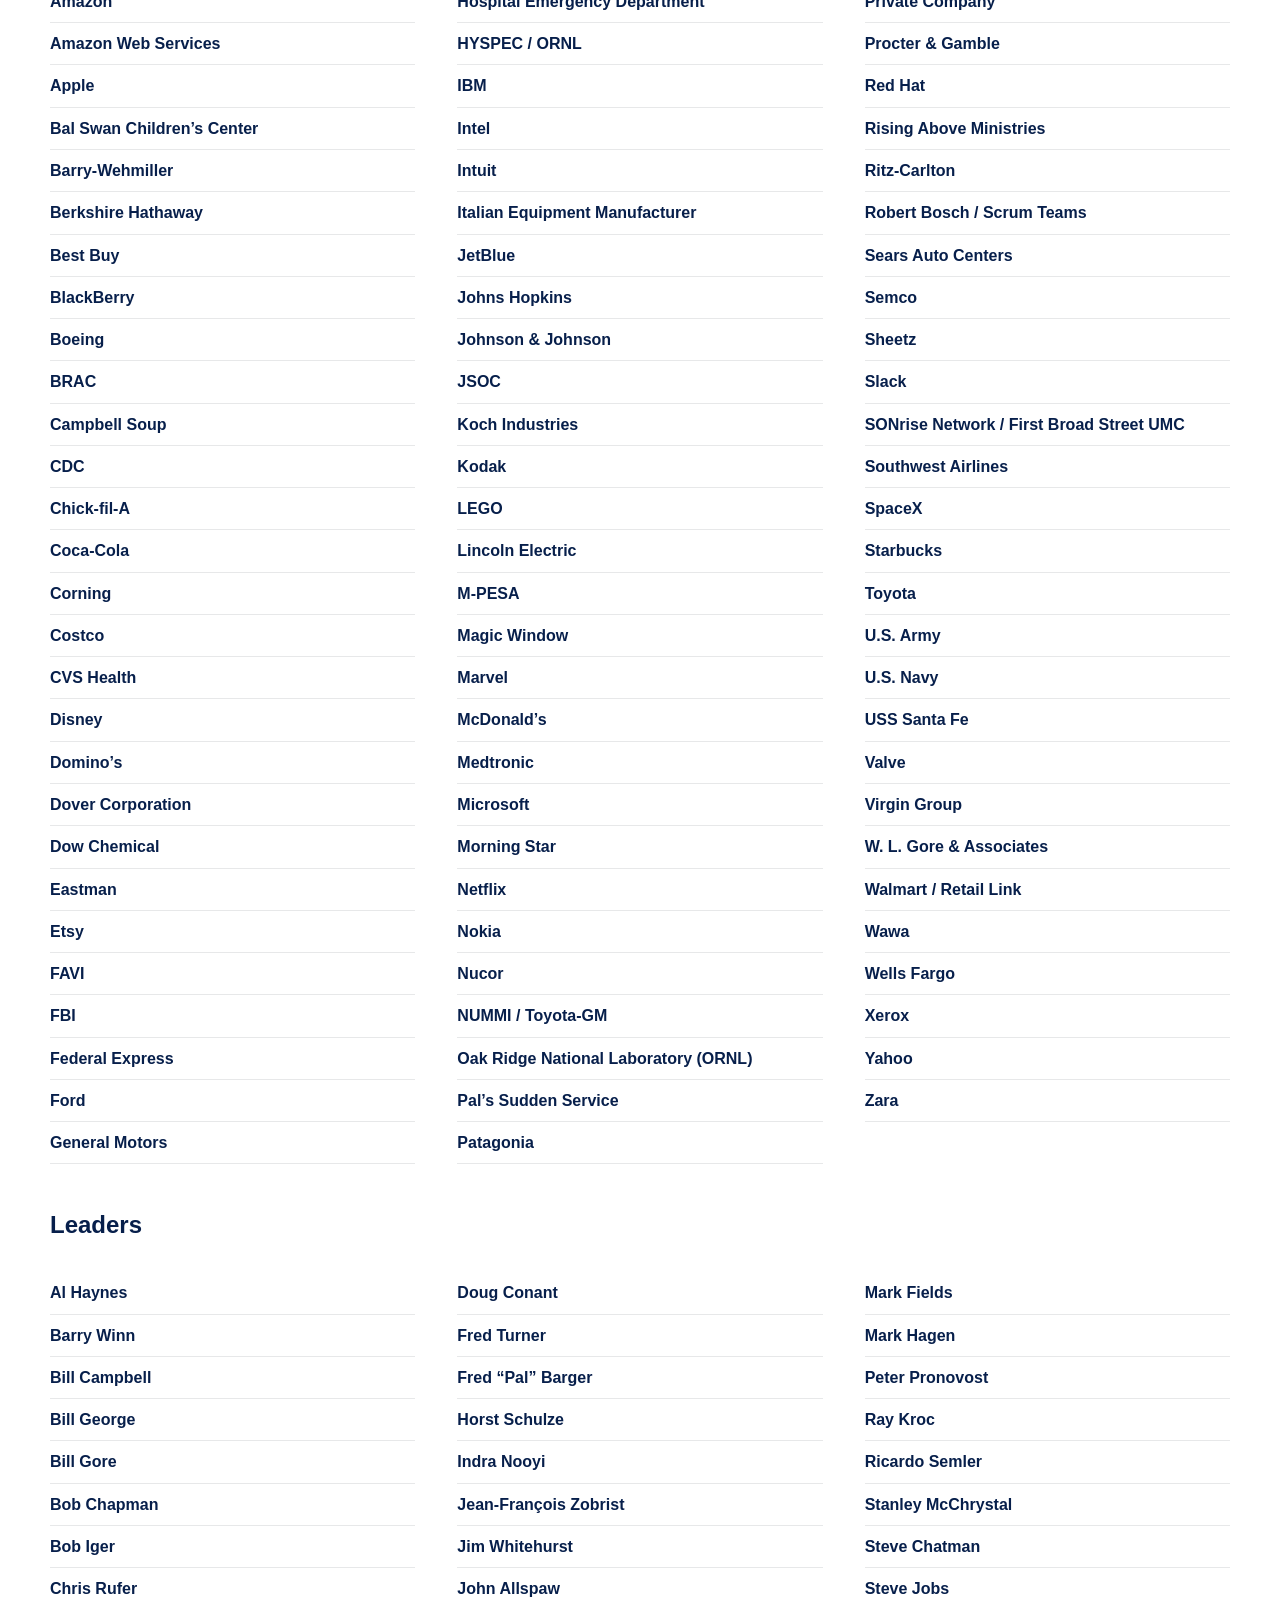
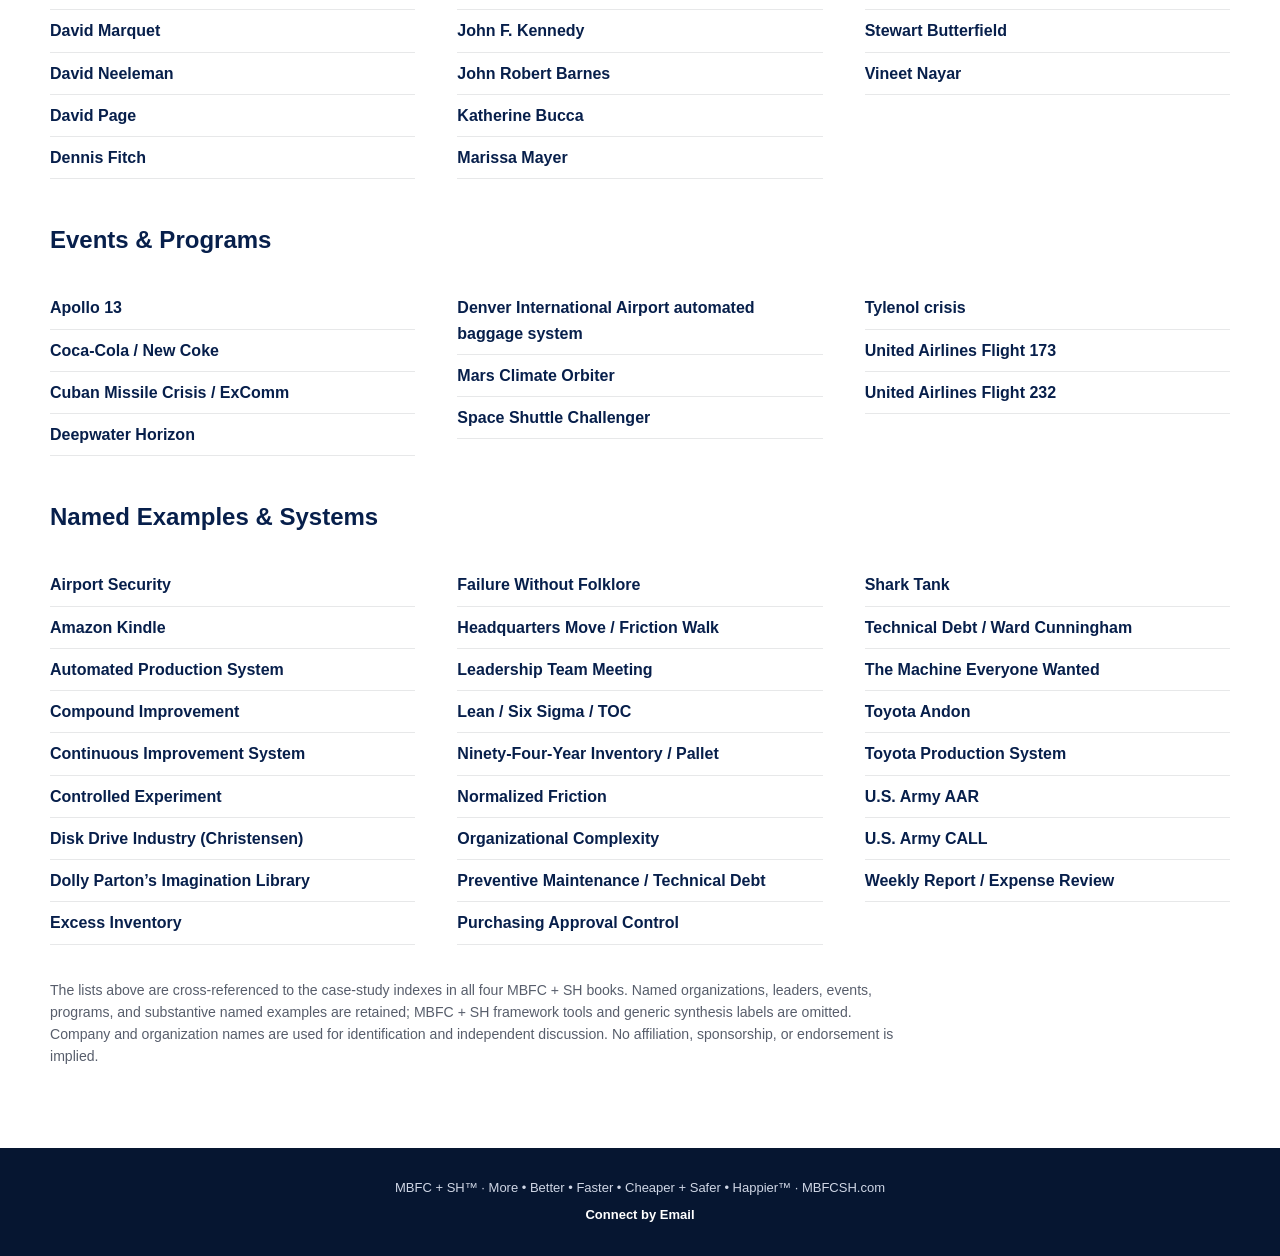
<file: case-studies.html>
<!DOCTYPE html>

<html lang="en"><head><meta charset="utf-8"/><meta content="width=device-width,initial-scale=1" name="viewport"/><title>Case Studies | MBFC + SH</title><meta content="Real-world organizations, leaders, decisions, and events examined throughout the MBFC + SH series." name="description"/><link href="https://mbfcsh.com/case-studies.html" rel="canonical"/><link href="site.css" rel="stylesheet"/><link href="favicon.png" rel="icon" type="image/png"/><style>.case-list{columns:3 220px;column-gap:42px;list-style:none;padding:0;margin:28px 0 0}.case-list li{break-inside:avoid;padding:8px 0;border-bottom:1px solid rgba(20,32,40,.10);font-weight:600;color:var(--navy)}.case-group{margin-top:42px}.case-group h3{font-size:24px;color:var(--navy);margin:0 0 8px}.case-note{max-width:850px;margin-top:34px;font-size:.88rem;opacity:.72}@media(max-width:700px){.case-list{columns:1;column-gap:0}}</style></head><body><nav class="top"><div class="wrap nav"><a class="brand" href="index.html"><img src="favicon.png" alt="" aria-hidden="true"><span>MBFC + SH</span></a><div class="booknav"><a href="index.html">Series</a><a href="book-1.html">01 Compass</a><a href="book-2.html">02 Lens</a><a href="book-3.html">03 Architecture</a><a href="book-4.html">04 Leverage</a></div><div class="utility"><a href="resources.html">Resources</a><a class="active" href="case-studies.html">Case Studies</a><a href="organizations.html">For Organizations</a></div><details class="mobile-nav"><summary>Menu</summary><div class="mobile-nav-panel"><a href="index.html">Series</a><a href="book-1.html">01 Compass</a><a href="book-2.html">02 Lens</a><a href="book-3.html">03 Architecture</a><a href="book-4.html">04 Leverage</a><a href="resources.html">Resources</a><a class="active" href="case-studies.html">Case Studies</a><a href="organizations.html">For Organizations</a></div></details></div></nav><header class="hero resource-hero"><div class="wrap"><div class="eyebrow">MBFC + SH Series</div><h1>Case Studies</h1><h2>Real-world examples across the four-book series.</h2><p class="lead">The cases are not prescriptions or success stories. They are a laboratory for examining improvement, judgment, organizational design, and leadership before hindsight makes the answer look obvious.</p><figure class="page-feature-visual case-feature-visual"><img src="B2_Case_Studies_Systems_View.png" alt="An elevated view of an interconnected landscape, illustrating the value of examining the larger system"/></figure></div></header><main><section><div class="wrap"><div class="section-title"><div class="eyebrow">Across the Series</div><h2>Case Studies &amp; Examples</h2><p>Across the four books, the same real-world material serves different questions: what creates net improvement, what good judgment required before the outcome was known, what organizational conditions shaped the decision, and what leadership left behind.</p></div><div class="case-search" role="search"><label for="case-filter">Find a case or example</label><input autocomplete="off" id="case-filter" placeholder="Search organizations, leaders, events, and systems…" type="search"/><div aria-live="polite" class="case-count" id="case-count"></div></div><div class="case-group"><h3>Organizations</h3><ul class="case-list"><li>Adobe</li><li>Airbnb</li><li>Alcoa</li><li>Amazon</li><li>Amazon Web Services</li><li>Apple</li><li>Bal Swan Children’s Center</li><li>Barry-Wehmiller</li><li>Berkshire Hathaway</li><li>Best Buy</li><li>BlackBerry</li><li>Boeing</li><li>BRAC</li><li>Campbell Soup</li><li>CDC</li><li>Chick-fil-A</li><li>Coca-Cola</li><li>Corning</li><li>Costco</li><li>CVS Health</li><li>Disney</li><li>Domino’s</li><li>Dover Corporation</li><li>Dow Chemical</li><li>Eastman</li><li>Etsy</li><li>FAVI</li><li>FBI</li><li>Federal Express</li><li>Ford</li><li>General Motors</li><li>Guardian Industries</li><li>Haier</li><li>HCL Technologies</li><li>Hospital Emergency Department</li><li>HYSPEC / ORNL</li><li>IBM</li><li>Intel</li><li>Intuit</li><li>Italian Equipment Manufacturer</li><li>JetBlue</li><li>Johns Hopkins</li><li>Johnson &amp; Johnson</li><li>JSOC</li><li>Koch Industries</li><li>Kodak</li><li>LEGO</li><li>Lincoln Electric</li><li>M-PESA</li><li>Magic Window</li><li>Marvel</li><li>McDonald’s</li><li>Medtronic</li><li>Microsoft</li><li>Morning Star</li><li>Netflix</li><li>Nokia</li><li>Nucor</li><li>NUMMI / Toyota-GM</li><li>Oak Ridge National Laboratory (ORNL)</li><li>Pal’s Sudden Service</li><li>Patagonia</li><li>PayPal</li><li>PepsiCo</li><li>Pixar</li><li>Private Company</li><li>Procter &amp; Gamble</li><li>Red Hat</li><li>Rising Above Ministries</li><li>Ritz-Carlton</li><li>Robert Bosch / Scrum Teams</li><li>Sears Auto Centers</li><li>Semco</li><li>Sheetz</li><li>Slack</li><li>SONrise Network / First Broad Street UMC</li><li>Southwest Airlines</li><li>SpaceX</li><li>Starbucks</li><li>Toyota</li><li>U.S. Army</li><li>U.S. Navy</li><li>USS Santa Fe</li><li>Valve</li><li>Virgin Group</li><li>W. L. Gore &amp; Associates</li><li>Walmart / Retail Link</li><li>Wawa</li><li>Wells Fargo</li><li>Xerox</li><li>Yahoo</li><li>Zara</li></ul></div><div class="case-group"><h3>Leaders</h3><ul class="case-list"><li>Al Haynes</li><li>Barry Winn</li><li>Bill Campbell</li><li>Bill George</li><li>Bill Gore</li><li>Bob Chapman</li><li>Bob Iger</li><li>Chris Rufer</li><li>David Marquet</li><li>David Neeleman</li><li>David Page</li><li>Dennis Fitch</li><li>Doug Conant</li><li>Fred Turner</li><li>Fred “Pal” Barger</li><li>Horst Schulze</li><li>Indra Nooyi</li><li>Jean-François Zobrist</li><li>Jim Whitehurst</li><li>John Allspaw</li><li>John F. Kennedy</li><li>John Robert Barnes</li><li>Katherine Bucca</li><li>Marissa Mayer</li><li>Mark Fields</li><li>Mark Hagen</li><li>Peter Pronovost</li><li>Ray Kroc</li><li>Ricardo Semler</li><li>Stanley McChrystal</li><li>Steve Chatman</li><li>Steve Jobs</li><li>Stewart Butterfield</li><li>Vineet Nayar</li></ul></div><div class="case-group"><h3>Events &amp; Programs</h3><ul class="case-list"><li>Apollo 13</li><li>Coca-Cola / New Coke</li><li>Cuban Missile Crisis / ExComm</li><li>Deepwater Horizon</li><li>Denver International Airport automated baggage system</li><li>Mars Climate Orbiter</li><li>Space Shuttle Challenger</li><li>Tylenol crisis</li><li>United Airlines Flight 173</li><li>United Airlines Flight 232</li></ul></div><div class="case-group"><h3>Named Examples &amp; Systems</h3><ul class="case-list"><li>Airport Security</li><li>Amazon Kindle</li><li>Automated Production System</li><li>Compound Improvement</li><li>Continuous Improvement System</li><li>Controlled Experiment</li><li>Disk Drive Industry (Christensen)</li><li>Dolly Parton’s Imagination Library</li><li>Excess Inventory</li><li>Failure Without Folklore</li><li>Headquarters Move / Friction Walk</li><li>Leadership Team Meeting</li><li>Lean / Six Sigma / TOC</li><li>Ninety-Four-Year Inventory / Pallet</li><li>Normalized Friction</li><li>Organizational Complexity</li><li>Preventive Maintenance / Technical Debt</li><li>Purchasing Approval Control</li><li>Shark Tank</li><li>Technical Debt / Ward Cunningham</li><li>The Machine Everyone Wanted</li><li>Toyota Andon</li><li>Toyota Production System</li><li>U.S. Army AAR</li><li>U.S. Army CALL</li><li>Weekly Report / Expense Review</li></ul></div><p class="case-note">The lists above are cross-referenced to the case-study indexes in all four MBFC + SH books. Named organizations, leaders, events, programs, and substantive named examples are retained; MBFC + SH framework tools and generic synthesis labels are omitted. Company and organization names are used for identification and independent discussion. No affiliation, sponsorship, or endorsement is implied.</p></div></section></main><footer><div class="wrap"><div>MBFC + SH™ · More • Better • Faster • Cheaper + Safer • Happier™ · MBFCSH.com</div><div class="footer-connect"><a href="mailto:hello@mbfcsh.com?subject=MBFC%20%2B%20SH">Connect by Email</a></div></div></footer><script>document.addEventListener("DOMContentLoaded",()=>{const input=document.getElementById("case-filter");if(!input)return;const items=[...document.querySelectorAll(".case-list li,.case-grid li,.case-item")];const count=document.getElementById("case-count");function run(){const q=input.value.trim().toLowerCase();let shown=0;items.forEach(el=>{const ok=!q||el.textContent.toLowerCase().includes(q);el.style.display=ok?"":"none";if(ok)shown++;});document.querySelectorAll(".case-group,.case-column").forEach(g=>{const visible=[...g.querySelectorAll("li,.case-item")].some(el=>el.style.display!=="none");if(g.querySelector("li,.case-item"))g.style.display=visible?"":"none";});count.textContent=q?(shown+" match"+(shown===1?"":"es")):"";}input.addEventListener("input",run);});</script></body></html>
</file>
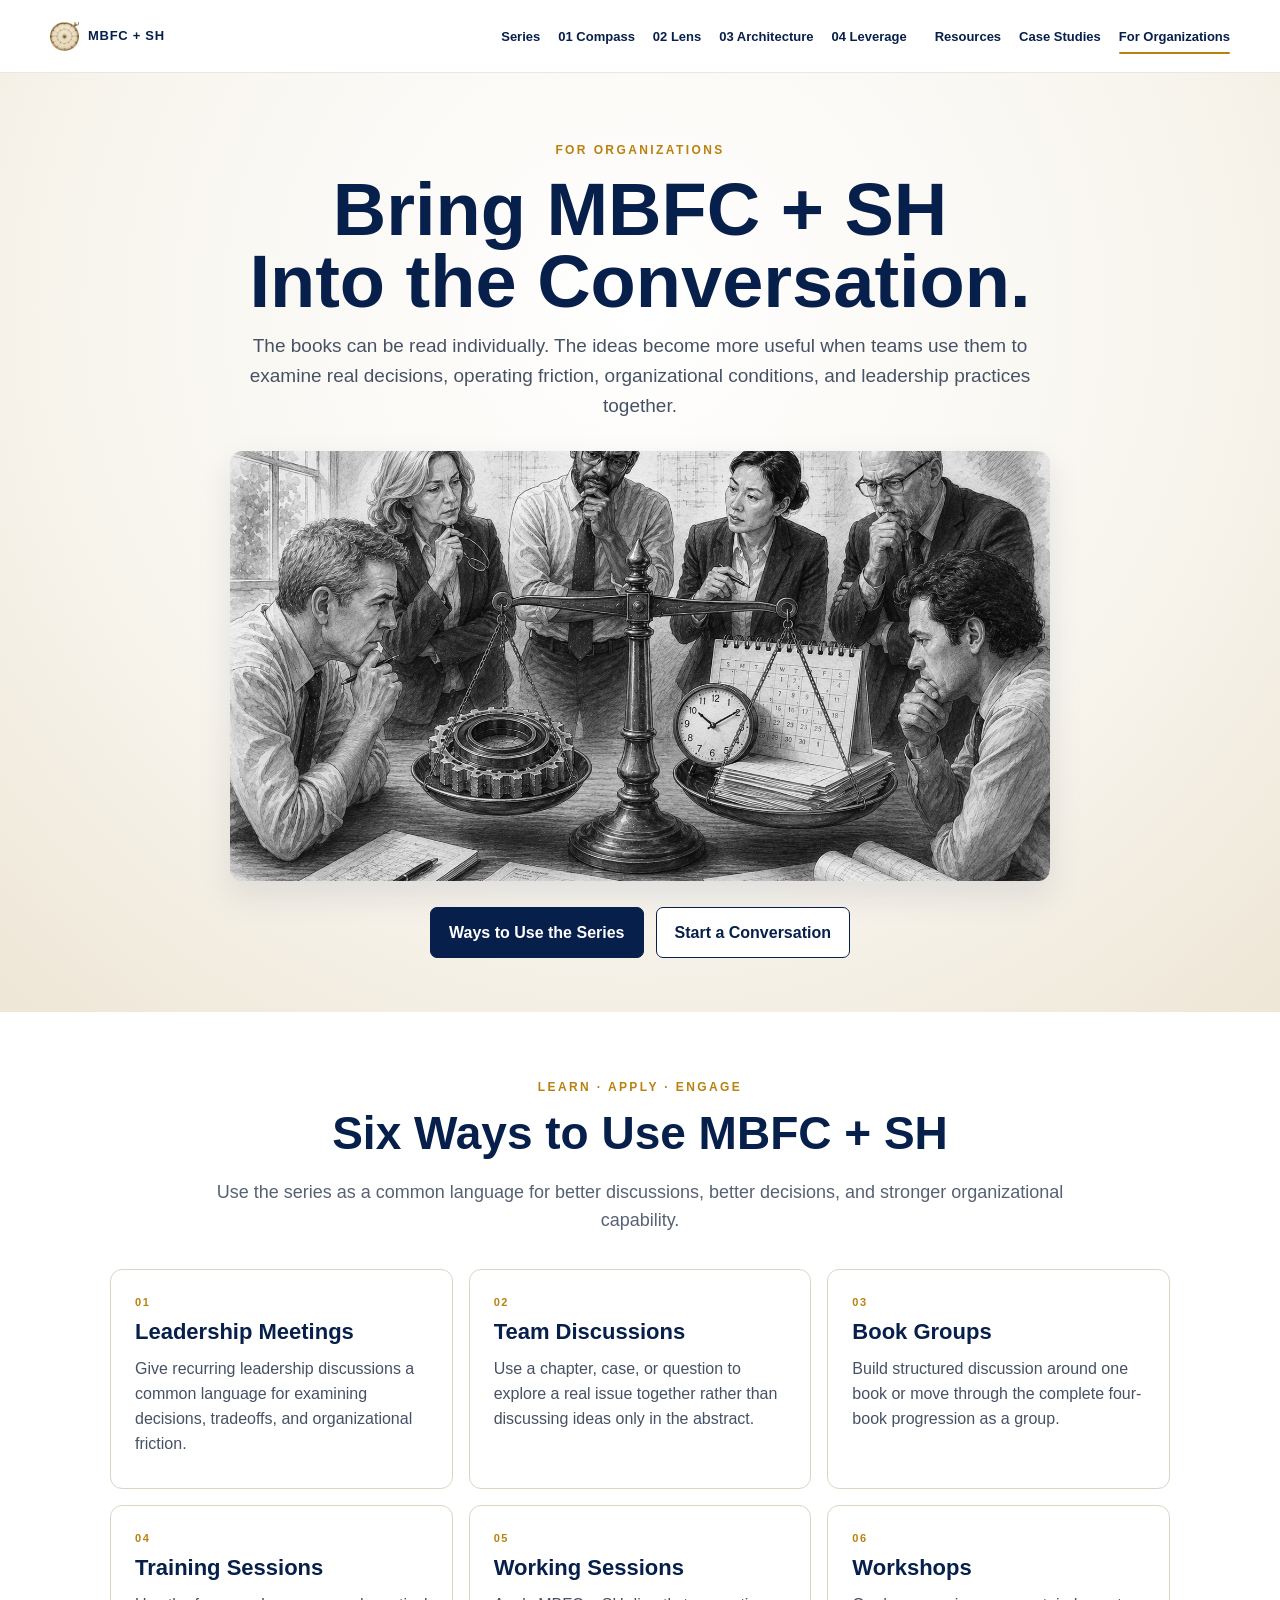
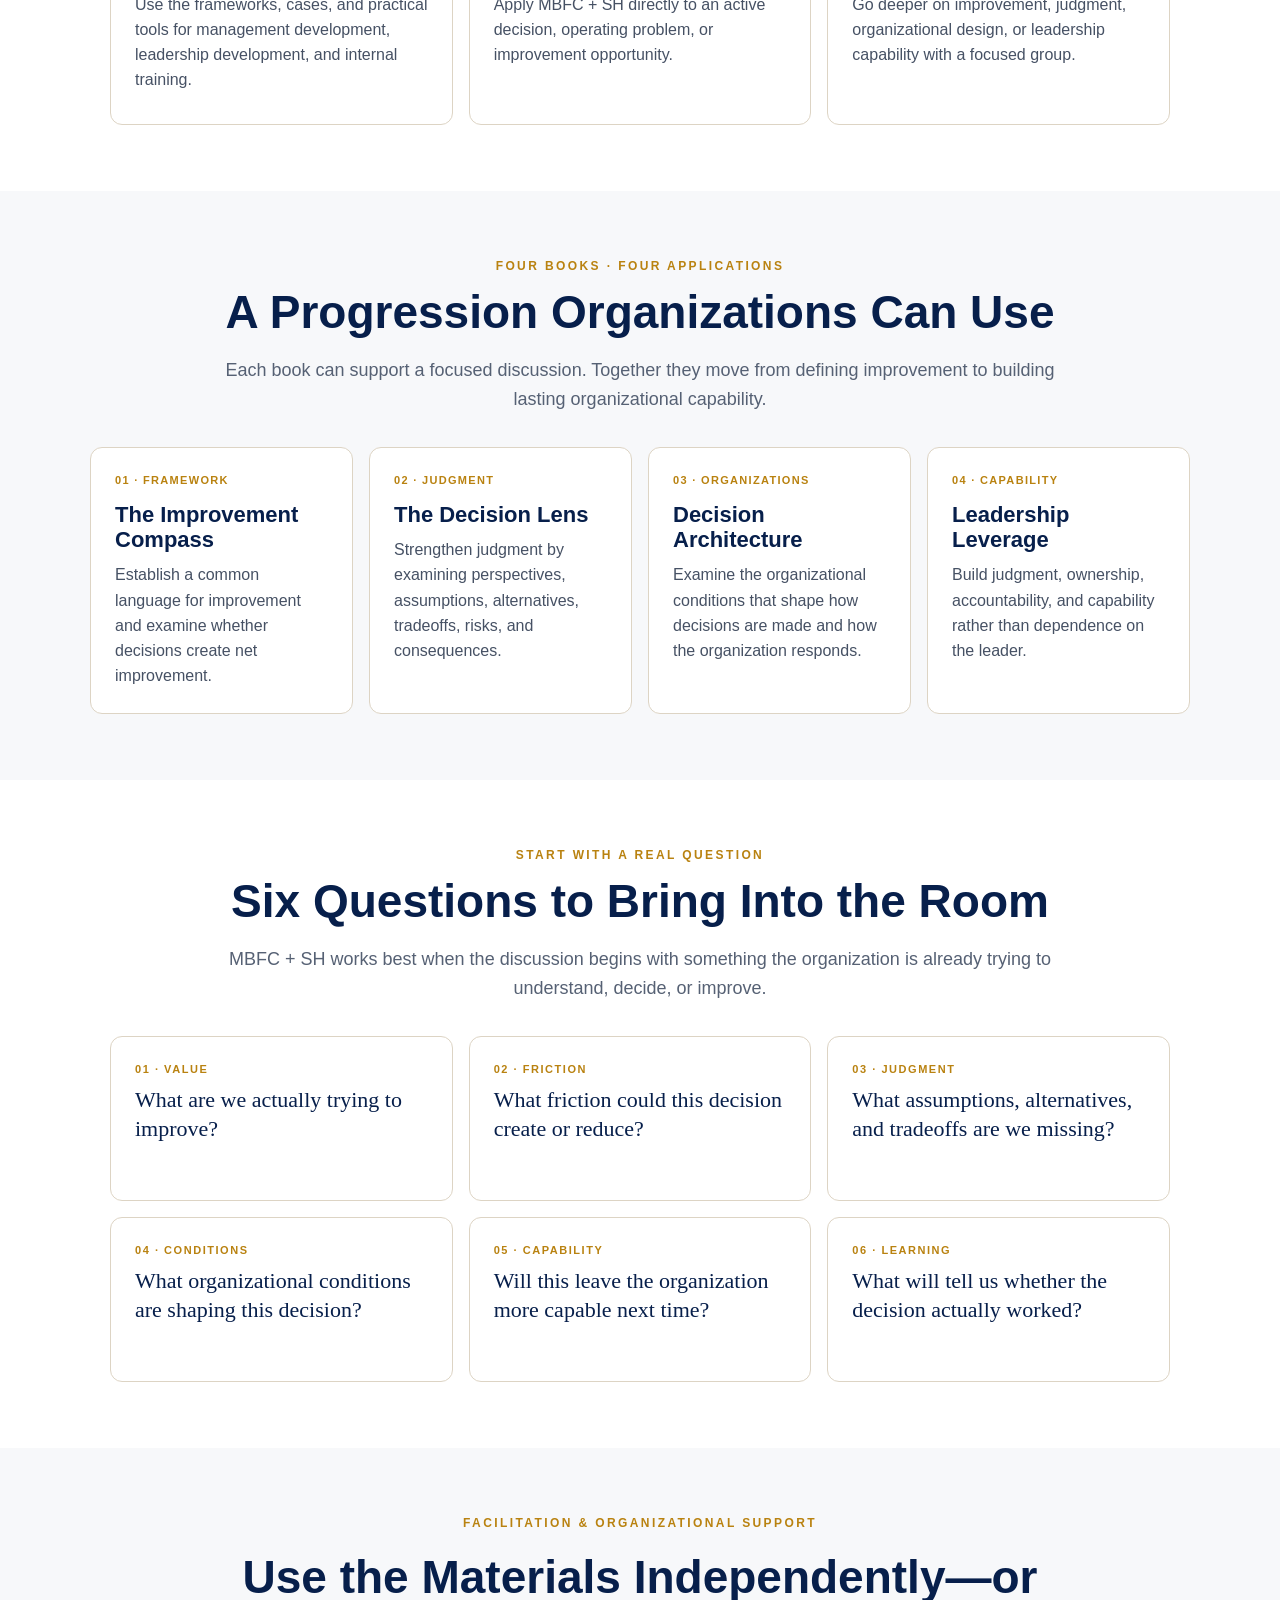
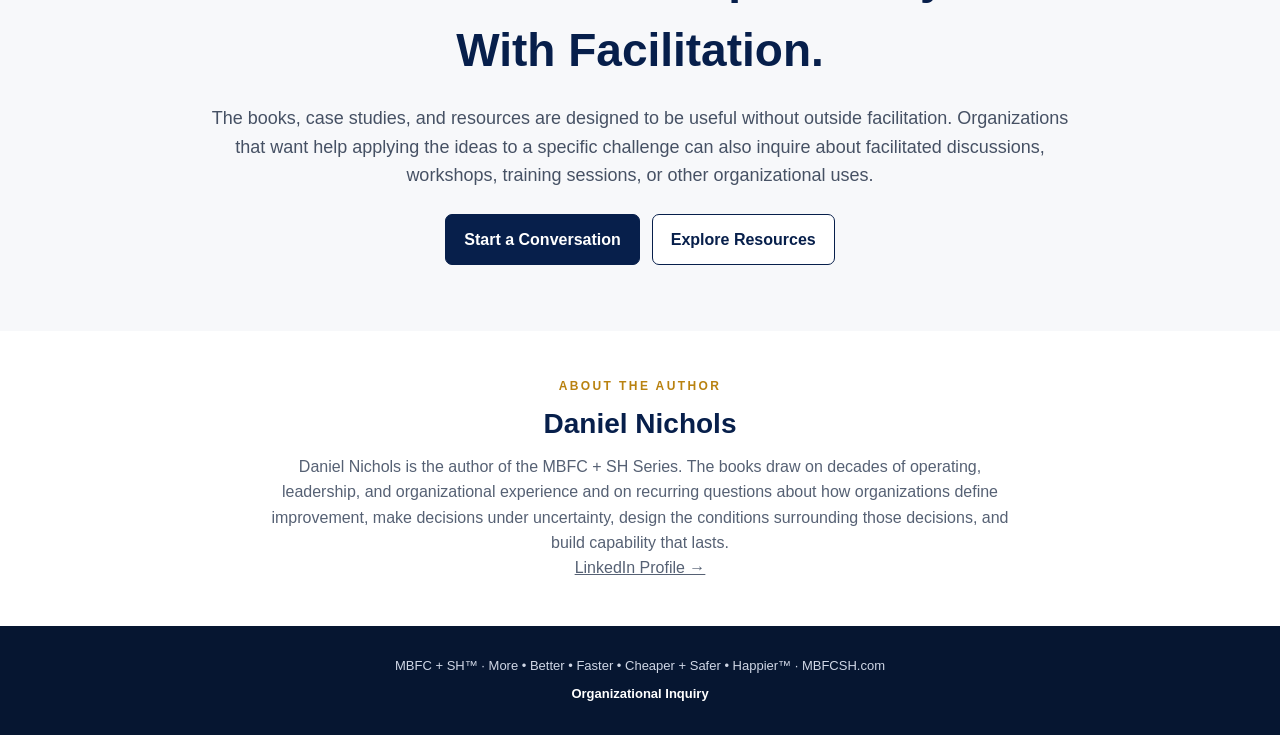
<file: organizations.html>
<!DOCTYPE html>
<html lang="en"><head><meta charset="utf-8"/><meta content="width=device-width,initial-scale=1" name="viewport"/><title>For Organizations | MBFC + SH</title><meta content="Use the MBFC + SH series for leadership meetings, team discussions, book groups, training sessions, working sessions, and workshops." name="description"/><link href="https://mbfcsh.com/organizations.html" rel="canonical"/><link href="site.css" rel="stylesheet"/><link href="favicon.png" rel="icon" type="image/png"/></head><body><nav class="top"><div class="wrap nav"><a class="brand" href="index.html"><img src="favicon.png" alt="" aria-hidden="true"><span>MBFC + SH</span></a><div class="booknav"><a href="index.html">Series</a><a href="book-1.html">01 Compass</a><a href="book-2.html">02 Lens</a><a href="book-3.html">03 Architecture</a><a href="book-4.html">04 Leverage</a></div><div class="utility"><a href="resources.html">Resources</a><a href="case-studies.html">Case Studies</a><a class="active" href="organizations.html">For Organizations</a></div><details class="mobile-nav"><summary>Menu</summary><div class="mobile-nav-panel"><a href="index.html">Series</a><a href="book-1.html">01 Compass</a><a href="book-2.html">02 Lens</a><a href="book-3.html">03 Architecture</a><a href="book-4.html">04 Leverage</a><a href="resources.html">Resources</a><a href="case-studies.html">Case Studies</a><a class="active" href="organizations.html">For Organizations</a></div></details></div></nav>
<header class="hero org-hero"><div class="wrap"><div class="eyebrow">For Organizations</div><h1>Bring MBFC + SH<br/>Into the Conversation.</h1><p class="lead">The books can be read individually. The ideas become more useful when teams use them to examine real decisions, operating friction, organizational conditions, and leadership practices together.</p><figure class="page-feature-visual"><img src="B1_Organizations_Team_Discussion.png" alt="A team gathered around a shared problem, using multiple perspectives to examine a decision"/></figure><div class="actions"><a class="btn primary" href="#ways">Ways to Use the Series</a><a class="btn secondary" href="mailto:hello@mbfcsh.com?subject=MBFC%20%2B%20SH%20Organizational%20Inquiry">Start a Conversation</a></div></div></header>
<main>
<section id="ways"><div class="wrap"><div class="section-title"><div class="eyebrow">Learn · Apply · Engage</div><h2>Six Ways to Use MBFC + SH</h2><p>Use the series as a common language for better discussions, better decisions, and stronger organizational capability.</p></div><div class="sixcards org-sixcards">
<div class="sixcard"><div class="org-num">01</div><strong>Leadership Meetings</strong><p>Give recurring leadership discussions a common language for examining decisions, tradeoffs, and organizational friction.</p></div>
<div class="sixcard"><div class="org-num">02</div><strong>Team Discussions</strong><p>Use a chapter, case, or question to explore a real issue together rather than discussing ideas only in the abstract.</p></div>
<div class="sixcard"><div class="org-num">03</div><strong>Book Groups</strong><p>Build structured discussion around one book or move through the complete four-book progression as a group.</p></div>
<div class="sixcard"><div class="org-num">04</div><strong>Training Sessions</strong><p>Use the frameworks, cases, and practical tools for management development, leadership development, and internal training.</p></div>
<div class="sixcard"><div class="org-num">05</div><strong>Working Sessions</strong><p>Apply MBFC + SH directly to an active decision, operating problem, or improvement opportunity.</p></div>
<div class="sixcard"><div class="org-num">06</div><strong>Workshops</strong><p>Go deeper on improvement, judgment, organizational design, or leadership capability with a focused group.</p></div>
</div></div></section>
<section class="soft"><div class="wrap"><div class="section-title"><div class="eyebrow">Four Books · Four Applications</div><h2>A Progression Organizations Can Use</h2><p>Each book can support a focused discussion. Together they move from defining improvement to building lasting organizational capability.</p></div><div class="org-four">
<a href="book-1.html"><span>01 · Framework</span><strong>The Improvement Compass</strong><p>Establish a common language for improvement and examine whether decisions create net improvement.</p></a>
<a href="book-2.html"><span>02 · Judgment</span><strong>The Decision Lens</strong><p>Strengthen judgment by examining perspectives, assumptions, alternatives, tradeoffs, risks, and consequences.</p></a>
<a href="book-3.html"><span>03 · Organizations</span><strong>Decision Architecture</strong><p>Examine the organizational conditions that shape how decisions are made and how the organization responds.</p></a>
<a href="book-4.html"><span>04 · Capability</span><strong>Leadership Leverage</strong><p>Build judgment, ownership, accountability, and capability rather than dependence on the leader.</p></a>
</div></div></section>
<section><div class="wrap"><div class="section-title"><div class="eyebrow">Start With a Real Question</div><h2>Six Questions to Bring Into the Room</h2><p>MBFC + SH works best when the discussion begins with something the organization is already trying to understand, decide, or improve.</p></div><div class="sixcards org-sixcards org-questions">
<div class="sixcard"><div class="org-num">01 · Value</div><strong>What are we actually trying to improve?</strong></div>
<div class="sixcard"><div class="org-num">02 · Friction</div><strong>What friction could this decision create or reduce?</strong></div>
<div class="sixcard"><div class="org-num">03 · Judgment</div><strong>What assumptions, alternatives, and tradeoffs are we missing?</strong></div>
<div class="sixcard"><div class="org-num">04 · Conditions</div><strong>What organizational conditions are shaping this decision?</strong></div>
<div class="sixcard"><div class="org-num">05 · Capability</div><strong>Will this leave the organization more capable next time?</strong></div>
<div class="sixcard"><div class="org-num">06 · Learning</div><strong>What will tell us whether the decision actually worked?</strong></div>
</div></div></section>
<section class="soft"><div class="wrap org-support"><div><div class="eyebrow">Facilitation &amp; Organizational Support</div><h2>Use the Materials Independently—or With Facilitation.</h2><p>The books, case studies, and resources are designed to be useful without outside facilitation. Organizations that want help applying the ideas to a specific challenge can also inquire about facilitated discussions, workshops, training sessions, or other organizational uses.</p><div class="actions org-actions"><a class="btn primary" href="mailto:hello@mbfcsh.com?subject=MBFC%20%2B%20SH%20Organizational%20Inquiry">Start a Conversation</a><a class="btn secondary" href="resources.html">Explore Resources</a></div></div></div></section>
<section class="org-author"><div class="wrap"><div class="org-author-copy"><div class="eyebrow">About the Author</div><h2>Daniel Nichols</h2><p>Daniel Nichols is the author of the MBFC + SH Series. The books draw on decades of operating, leadership, and organizational experience and on recurring questions about how organizations define improvement, make decisions under uncertainty, design the conditions surrounding those decisions, and build capability that lasts.</p><p><a href="https://www.linkedin.com/in/bluestonepost/" target="_blank" rel="noopener noreferrer">LinkedIn Profile →</a></p></div></div></section>
</main><footer><div class="wrap"><div>MBFC + SH™ · More • Better • Faster • Cheaper + Safer • Happier™ · MBFCSH.com</div><div class="footer-connect"><a href="mailto:hello@mbfcsh.com?subject=MBFC%20%2B%20SH%20Organizational%20Inquiry">Organizational Inquiry</a></div></div></footer></body></html>
</file>
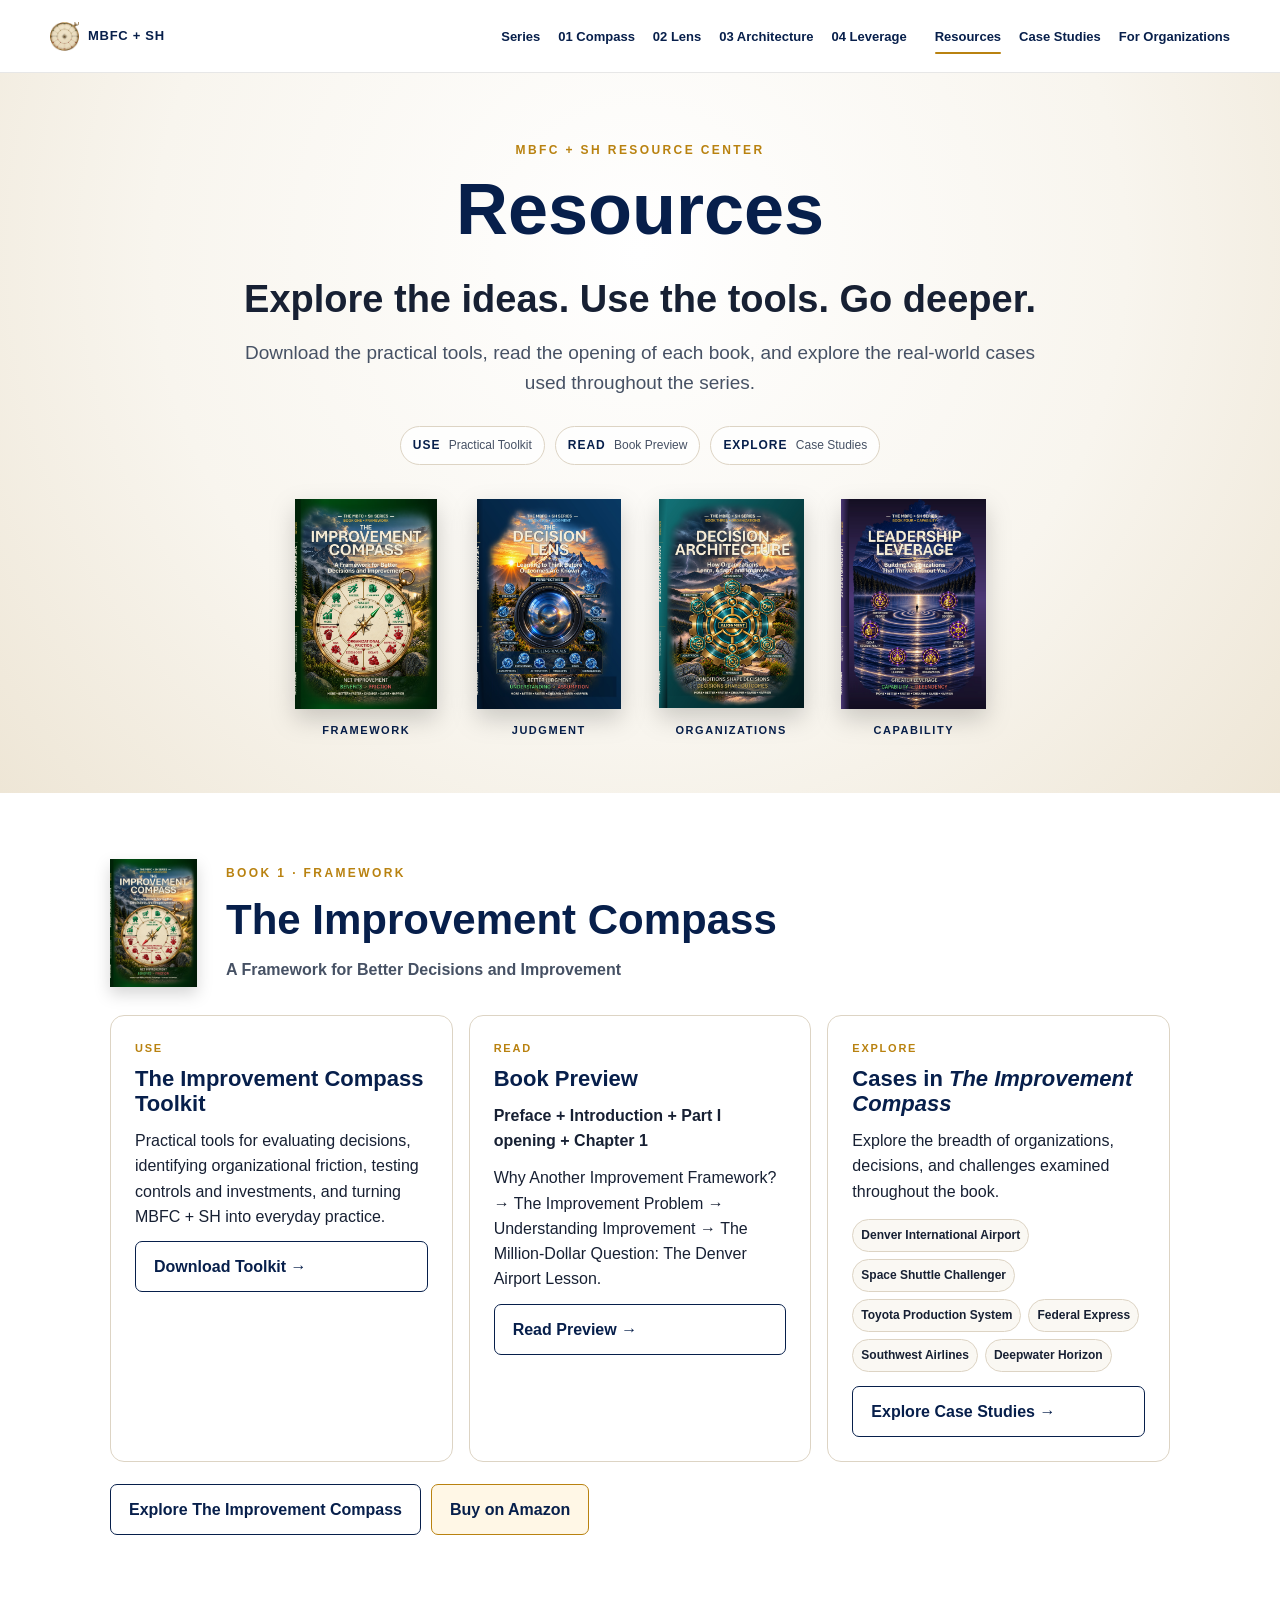
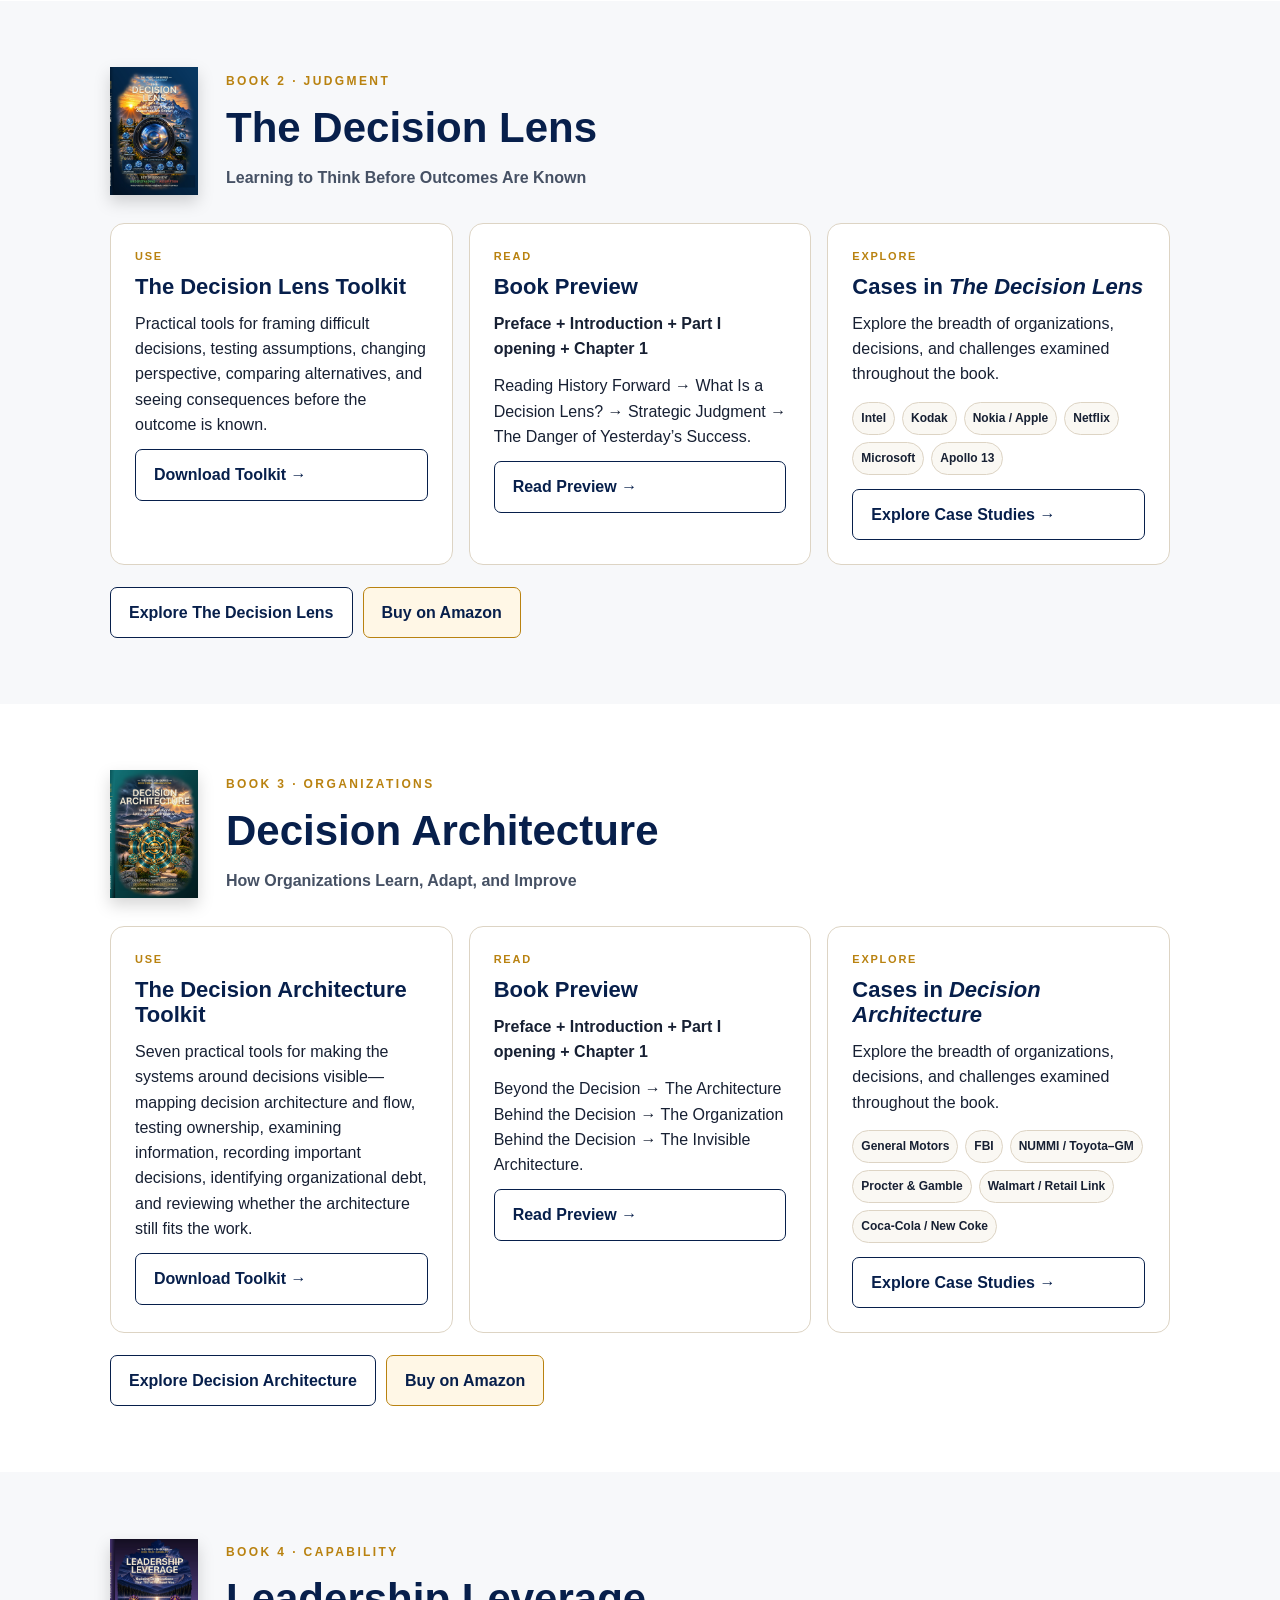
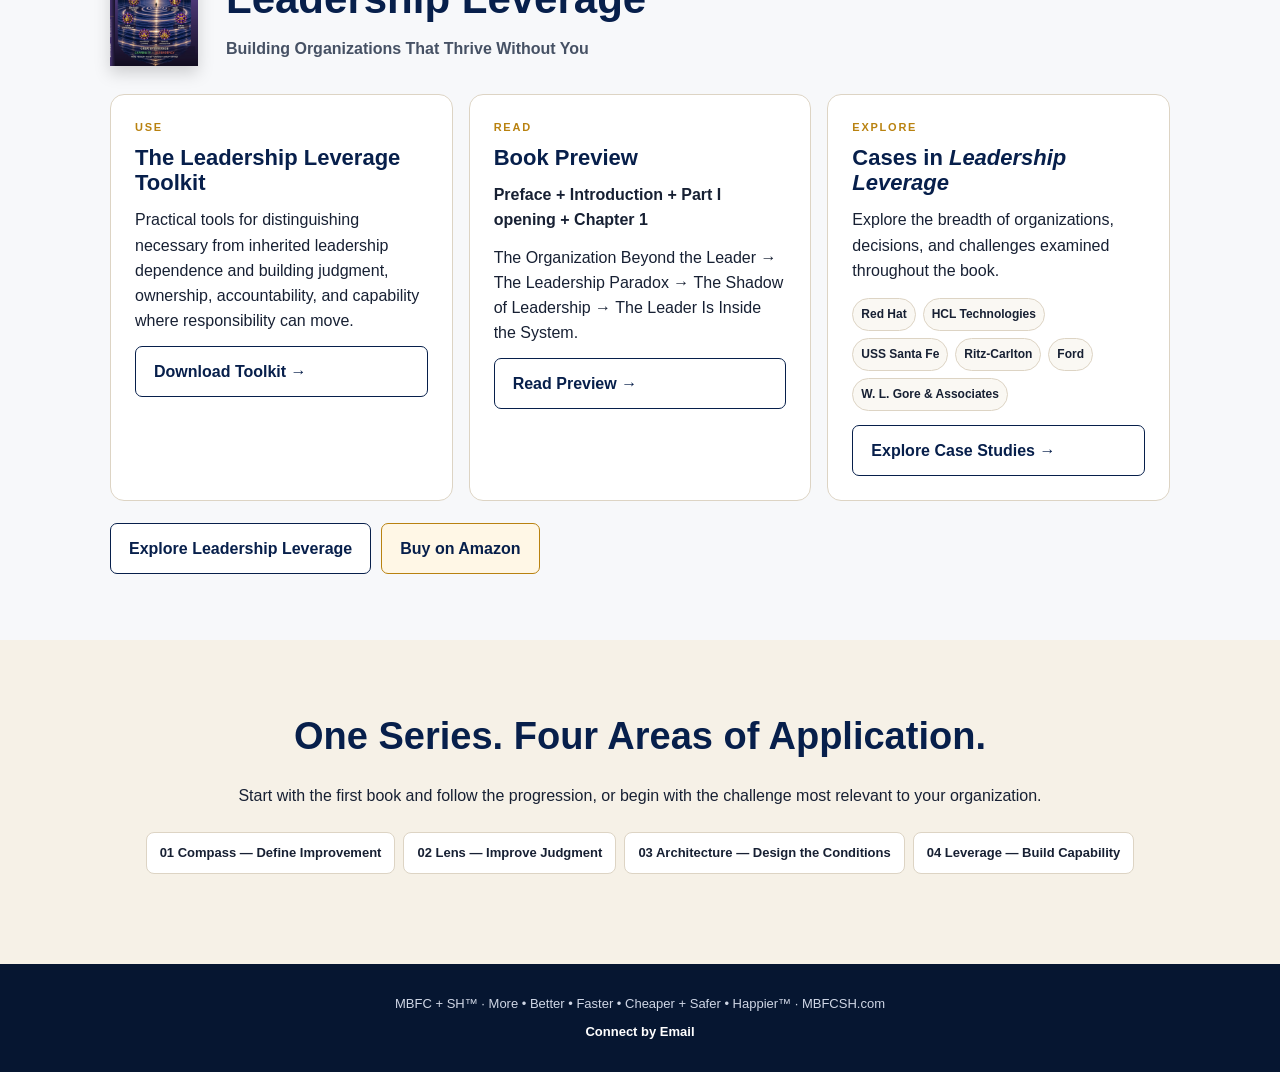
<file: resources.html>
<!DOCTYPE html>

<html lang="en"><head><meta charset="utf-8"/><meta content="width=device-width,initial-scale=1" name="viewport"/><title>Resources | MBFC + SH</title><meta content="MBFC + SH practical toolkits, book previews, and case-study indexes from The Improvement Compass, The Decision Lens, Decision Architecture, and Leadership Leverage." name="description"/><link href="https://mbfcsh.com/resources.html" rel="canonical"/><link href="site.css" rel="stylesheet"/><link href="favicon.png" rel="icon" type="image/png"/></head><body><nav class="top"><div class="wrap nav"><a class="brand" href="index.html"><img alt="" aria-hidden="true" src="favicon.png"/><span>MBFC + SH</span></a><div class="booknav"><a href="index.html">Series</a><a href="book-1.html">01 Compass</a><a href="book-2.html">02 Lens</a><a href="book-3.html">03 Architecture</a><a href="book-4.html">04 Leverage</a></div><div class="utility"><a class="active" href="resources.html">Resources</a><a href="case-studies.html">Case Studies</a><a href="organizations.html">For Organizations</a></div><details class="mobile-nav"><summary>Menu</summary><div class="mobile-nav-panel"><a href="index.html">Series</a><a href="book-1.html">01 Compass</a><a href="book-2.html">02 Lens</a><a href="book-3.html">03 Architecture</a><a href="book-4.html">04 Leverage</a><a class="active" href="resources.html">Resources</a><a href="case-studies.html">Case Studies</a><a href="organizations.html">For Organizations</a></div></details></div></nav><header class="hero resource-hero"><div class="wrap"><div class="eyebrow">MBFC + SH Resource Center</div><h1>Resources</h1><h2>Explore the ideas. Use the tools. Go deeper.</h2><p class="lead">Download the practical tools, read the opening of each book, and explore the real-world cases used throughout the series.</p><div class="resource-key"><span><strong>USE</strong> Practical Toolkit</span><span><strong>READ</strong> Book Preview</span><span><strong>EXPLORE</strong> Case Studies</span></div><div class="hero-symbols"><div><a href="#book1"><img alt="The Improvement Compass book cover" src="MBFC_SH_B1_Front_Cover.png"><span>FRAMEWORK</span></img></a></div><div><a href="#book2"><img alt="The Decision Lens book cover" src="MBFC_SH_B2_Front_Cover.png"/><span>JUDGMENT</span></a></div><div><a href="#book3"><img alt="Decision Architecture book cover" src="MBFC_SH_B3_Front_Cover.png"/><span>ORGANIZATIONS</span></a></div><div><a href="#book4"><img alt="Leadership Leverage book cover" src="MBFC_SH_B4_Front_Cover.png"/><span>CAPABILITY</span></a></div></div></div></header><main><section class="" id="book1"><div class="wrap resource-book"><div class="resource-book-head"><img alt="The Improvement Compass book cover" src="MBFC_SH_B1_Front_Cover.png"/><div><div class="eyebrow">Book 1 · Framework</div><h2>The Improvement Compass</h2><p class="resource-subtitle">A Framework for Better Decisions and Improvement</p></div></div><div class="resource-paths"><article class="resource-path"><div class="resource-action">USE</div><h3>The Improvement Compass Toolkit</h3><p>Practical tools for evaluating decisions, identifying organizational friction, testing controls and investments, and turning MBFC + SH into everyday practice.</p><a class="btn secondary" href="MBFC_SH_B1_Improvement_Compass_Toolkit.pdf">Download Toolkit →</a></article><article class="resource-path"><div class="resource-action">READ</div><h3>Book Preview</h3><p><strong>Preface + Introduction + Part I opening + Chapter 1</strong></p><p>Why Another Improvement Framework? → The Improvement Problem → Understanding Improvement → The Million-Dollar Question: The Denver Airport Lesson.</p><a class="btn secondary" href="MBFC_SH_B1_Free_Preview.pdf">Read Preview →</a></article><article class="resource-path"><div class="resource-action">EXPLORE</div><h3>Cases in <em>The Improvement Compass</em></h3><p>Explore the breadth of organizations, decisions, and challenges examined throughout the book.</p><div class="case-chips"><span>Denver International Airport</span><span>Space Shuttle Challenger</span><span>Toyota Production System</span><span>Federal Express</span><span>Southwest Airlines</span><span>Deepwater Horizon</span></div><a class="btn secondary" href="case-studies.html">Explore Case Studies →</a></article></div><div class="resource-book-footer"><a class="btn secondary" href="book-1.html">Explore The Improvement Compass</a><a class="btn amazon" href="https://www.amazon.com/gp/product/B0HK3CNXB6" rel="noopener" target="_blank">Buy on Amazon</a></div></div></section><section class="soft" id="book2"><div class="wrap resource-book"><div class="resource-book-head"><img alt="The Decision Lens book cover" src="MBFC_SH_B2_Front_Cover.png"/><div><div class="eyebrow">Book 2 · Judgment</div><h2>The Decision Lens</h2><p class="resource-subtitle">Learning to Think Before Outcomes Are Known</p></div></div><div class="resource-paths"><article class="resource-path"><div class="resource-action">USE</div><h3>The Decision Lens Toolkit</h3><p>Practical tools for framing difficult decisions, testing assumptions, changing perspective, comparing alternatives, and seeing consequences before the outcome is known.</p><a class="btn secondary" href="MBFC_SH_B2_Decision_Lens_Toolkit.pdf">Download Toolkit →</a></article><article class="resource-path"><div class="resource-action">READ</div><h3>Book Preview</h3><p><strong>Preface + Introduction + Part I opening + Chapter 1</strong></p><p>Reading History Forward → What Is a Decision Lens? → Strategic Judgment → The Danger of Yesterday’s Success.</p><a class="btn secondary" href="MBFC_SH_B2_Free_Preview.pdf">Read Preview →</a></article><article class="resource-path"><div class="resource-action">EXPLORE</div><h3>Cases in <em>The Decision Lens</em></h3><p>Explore the breadth of organizations, decisions, and challenges examined throughout the book.</p><div class="case-chips"><span>Intel</span><span>Kodak</span><span>Nokia / Apple</span><span>Netflix</span><span>Microsoft</span><span>Apollo 13</span></div><a class="btn secondary" href="case-studies.html">Explore Case Studies →</a></article></div><div class="resource-book-footer"><a class="btn secondary" href="book-2.html">Explore The Decision Lens</a><a class="btn amazon" href="https://www.amazon.com/gp/product/B0HJXK1VC1" rel="noopener" target="_blank">Buy on Amazon</a></div></div></section><section class="" id="book3"><div class="wrap resource-book"><div class="resource-book-head"><img alt="Decision Architecture book cover" src="MBFC_SH_B3_Front_Cover.png"/><div><div class="eyebrow">Book 3 · Organizations</div><h2>Decision Architecture</h2><p class="resource-subtitle">How Organizations Learn, Adapt, and Improve</p></div></div><div class="resource-paths"><article class="resource-path"><div class="resource-action">USE</div><h3>The Decision Architecture Toolkit</h3><p>Seven practical tools for making the systems around decisions visible—mapping decision architecture and flow, testing ownership, examining information, recording important decisions, identifying organizational debt, and reviewing whether the architecture still fits the work.</p><a class="btn secondary" href="MBFC_SH_B3_Decision_Architecture_Toolkit.pdf">Download Toolkit →</a></article><article class="resource-path"><div class="resource-action">READ</div><h3>Book Preview</h3><p><strong>Preface + Introduction + Part I opening + Chapter 1</strong></p><p>Beyond the Decision → The Architecture Behind the Decision → The Organization Behind the Decision → The Invisible Architecture.</p><a class="btn secondary" href="MBFC_SH_B3_Free_Preview.pdf">Read Preview →</a></article><article class="resource-path"><div class="resource-action">EXPLORE</div><h3>Cases in <em>Decision Architecture</em></h3><p>Explore the breadth of organizations, decisions, and challenges examined throughout the book.</p><div class="case-chips"><span>General Motors</span><span>FBI</span><span>NUMMI / Toyota–GM</span><span>Procter &amp; Gamble</span><span>Walmart / Retail Link</span><span>Coca-Cola / New Coke</span></div><a class="btn secondary" href="case-studies.html">Explore Case Studies →</a></article></div><div class="resource-book-footer"><a class="btn secondary" href="book-3.html">Explore Decision Architecture</a><a class="btn amazon" href="https://www.amazon.com/gp/product/B0HK3NGKKW" rel="noopener" target="_blank">Buy on Amazon</a></div></div></section><section class="soft" id="book4"><div class="wrap resource-book"><div class="resource-book-head"><img alt="Leadership Leverage book cover" src="MBFC_SH_B4_Front_Cover.png"/><div><div class="eyebrow">Book 4 · Capability</div><h2>Leadership Leverage</h2><p class="resource-subtitle">Building Organizations That Thrive Without You</p></div></div><div class="resource-paths"><article class="resource-path"><div class="resource-action">USE</div><h3>The Leadership Leverage Toolkit</h3><p>Practical tools for distinguishing necessary from inherited leadership dependence and building judgment, ownership, accountability, and capability where responsibility can move.</p><a class="btn secondary" href="MBFC_SH_B4_Leadership_Leverage_Toolkit.pdf">Download Toolkit →</a></article><article class="resource-path"><div class="resource-action">READ</div><h3>Book Preview</h3><p><strong>Preface + Introduction + Part I opening + Chapter 1</strong></p><p>The Organization Beyond the Leader → The Leadership Paradox → The Shadow of Leadership → The Leader Is Inside the System.</p><a class="btn secondary" href="MBFC_SH_B4_Free_Preview.pdf">Read Preview →</a></article><article class="resource-path"><div class="resource-action">EXPLORE</div><h3>Cases in <em>Leadership Leverage</em></h3><p>Explore the breadth of organizations, decisions, and challenges examined throughout the book.</p><div class="case-chips"><span>Red Hat</span><span>HCL Technologies</span><span>USS Santa Fe</span><span>Ritz-Carlton</span><span>Ford</span><span>W. L. Gore &amp; Associates</span></div><a class="btn secondary" href="case-studies.html">Explore Case Studies →</a></article></div><div class="resource-book-footer"><a class="btn secondary" href="book-4.html">Explore Leadership Leverage</a><a class="btn amazon" href="https://www.amazon.com/gp/product/B0HJXXVZPK" rel="noopener" target="_blank">Buy on Amazon</a></div></div></section><section class="final"><div class="wrap"><h2>One Series. Four Areas of Application.</h2><p>Start with the first book and follow the progression, or begin with the challenge most relevant to your organization.</p><div class="seriesbar"><a href="book-1.html">01 Compass — Define Improvement</a><a href="book-2.html">02 Lens — Improve Judgment</a><a href="book-3.html">03 Architecture — Design the Conditions</a><a href="book-4.html">04 Leverage — Build Capability</a></div></div></section></main><footer><div class="wrap"><div>MBFC + SH™ · More • Better • Faster • Cheaper + Safer • Happier™ · MBFCSH.com</div><div class="footer-connect"><a href="mailto:hello@mbfcsh.com?subject=MBFC%20%2B%20SH">Connect by Email</a></div></div></footer></body></html>
</file>
<file: site.css>
:root{--navy:#071f4b;--green:#0b642f;--red:#a51d23;--gold:#b98210;--cream:#f6f1e7;--ink:#172033;--muted:#667085;--line:#ddd4c4;--white:#fff;--max:1180px}
*{box-sizing:border-box}html{scroll-behavior:smooth}body{margin:0;color:var(--ink);background:#fff;font-family:Arial,Helvetica,sans-serif;line-height:1.58}a{color:inherit}.wrap{width:min(var(--max),calc(100% - 40px));margin:auto}.top{position:sticky;top:0;z-index:50;background:rgba(255,255,255,.97);border-bottom:1px solid #e7e7e7;backdrop-filter:blur(10px)}.nav{min-height:72px;display:flex;align-items:center;gap:20px}.brand{font-weight:900;color:var(--navy);font-size:24px;text-decoration:none;margin-right:auto}.nav a{text-decoration:none;font-size:13px;font-weight:800}.booknav{display:flex;gap:3px}.booknav a{padding:9px 9px;border-radius:7px}.booknav a:hover,.booknav a.active{background:var(--cream)}.utility{display:flex;gap:16px}.utility .resources{color:var(--green)}
.hero{background:radial-gradient(circle at 50% 25%,#fff 0%,#f8f5ee 58%,#eee6d6 100%);padding:68px 0 54px;text-align:center}.eyebrow{text-transform:uppercase;letter-spacing:.2em;font-size:12px;font-weight:900;color:var(--gold)}h1{font-size:clamp(46px,7vw,82px);line-height:.98;margin:14px 0 12px;color:var(--navy)}.strap{font-weight:900;letter-spacing:.1em;color:var(--navy);font-size:clamp(13px,2vw,19px)}.hero h2{font-size:clamp(24px,3vw,38px);margin:24px 0 9px}.lead{font-size:19px;max-width:800px;margin:0 auto;color:#465164}.actions{display:flex;justify-content:center;gap:12px;flex-wrap:wrap;margin-top:26px}.btn{display:inline-block;padding:12px 18px;border-radius:7px;text-decoration:none;font-weight:900;border:1px solid var(--navy)}.primary{background:var(--navy);color:#fff}.secondary{background:#fff;color:var(--navy)}
.hero-symbols{display:grid;grid-template-columns:repeat(4,1fr);gap:24px;max-width:780px;margin:36px auto 0}.hero-symbols img{width:100%;aspect-ratio:1;object-fit:contain;filter:drop-shadow(0 10px 12px rgba(0,0,0,.14))}.hero-symbols span{display:block;font-size:11px;font-weight:900;letter-spacing:.14em;color:var(--navy);margin-top:6px}
section{padding:66px 0}.section-title{text-align:center;max-width:850px;margin:0 auto 34px}.section-title h2{font-size:clamp(30px,4vw,46px);color:var(--navy);margin:0 0 8px}.section-title p{font-size:18px;color:#566174;margin:0}.compass-grid,.split{display:grid;grid-template-columns:1fr 1.08fr;gap:48px;align-items:center}.compass-grid img,.split img{width:100%;object-fit:contain}.question{font-family:Georgia,serif;font-size:clamp(30px,4vw,50px);line-height:1.15;margin:0 0 18px}.net{font-weight:800;color:var(--green)}.dual{display:grid;grid-template-columns:1fr 1fr;border:1px solid var(--line);border-radius:16px;overflow:hidden}.dual>div{padding:30px}.value{background:#eef7f0}.friction{background:#fff0f0}.dual h3{font-size:24px;margin:0 0 13px}.value h3{color:var(--green)}.friction h3{color:var(--red)}.six{display:grid;grid-template-columns:repeat(3,1fr);gap:10px}.pill{background:#fff;border:1px solid rgba(0,0,0,.1);padding:12px 10px 11px;border-radius:8px;font-weight:800;text-align:center;min-height:92px;display:flex;flex-direction:column;align-items:center;justify-content:center;gap:6px}.pill img{width:40px;height:40px;object-fit:contain;display:block}.pill span{display:block;line-height:1.15}
.journey,.dark{background:var(--navy);color:#fff}.journey .section-title h2,.journey .section-title p,.dark h2{color:#fff}.journey-grid{display:grid;grid-template-columns:repeat(4,1fr);gap:16px}.book{background:#fff;color:var(--ink);border-radius:14px;padding:23px;min-height:375px;display:flex;flex-direction:column}.num{font-size:11px;letter-spacing:.14em;font-weight:900;color:var(--muted)}.symbol{height:110px;display:grid;place-items:center}.symbol img{height:104px;width:104px;object-fit:contain;filter:drop-shadow(0 7px 8px rgba(0,0,0,.16))}.book h3{font-size:23px;line-height:1.08;color:var(--navy);margin:8px 0}.role{text-transform:uppercase;letter-spacing:.12em;font-size:11px;font-weight:900;color:var(--gold)}.book p{font-size:15px}.book a{margin-top:auto;font-weight:900;color:var(--navy);text-decoration:none}.connector{text-align:center;font-weight:900;margin-top:24px;letter-spacing:.08em;color:#d7dfef}
.cost{background:#f8f5ee}.cost-grid{display:grid;grid-template-columns:1.15fr .85fr;gap:34px;align-items:center}.cost-visual{background:white;border:1px solid var(--line);border-radius:14px;padding:16px}.cost-visual img{width:100%;display:block}.cost-tabs{display:grid;grid-template-columns:repeat(6,1fr);gap:8px;margin-top:14px}.cost-tabs button{border:1px solid var(--line);background:#fff;border-radius:7px;padding:9px 6px;font-weight:800;cursor:pointer}.cost-tabs button.active{background:var(--navy);color:#fff}.cost h2{font-family:Georgia,serif;font-size:clamp(34px,4vw,52px);line-height:1.1;margin:0 0 15px}.cost em{color:var(--red)}
.resource-grid,.feature-grid{display:grid;grid-template-columns:repeat(4,1fr);gap:16px}.resource,.feature{border:1px solid var(--line);border-radius:12px;padding:22px;background:#fff}.resource h3,.feature h3{color:var(--navy);margin-top:0}.resource .icon{width:76px;height:76px;object-fit:contain;float:right;margin-left:12px}.resource a{font-weight:900;color:var(--green);text-decoration:none}.soft{background:#f7f8fa}.quote{font-family:Georgia,serif;font-size:28px;line-height:1.3;color:var(--navy)}.final{text-align:center;background:var(--cream)}.final h2{font-size:38px;color:var(--navy);margin:0 0 8px}.seriesbar{display:flex;justify-content:center;gap:8px;flex-wrap:wrap;margin:24px 0}.seriesbar a{background:#fff;border:1px solid var(--line);padding:10px 13px;border-radius:8px;text-decoration:none;font-weight:800;font-size:13px}footer{background:#061631;color:#cfd6e5;padding:30px 0;font-size:13px;text-align:center}
.bookhero{padding:58px 0;background:linear-gradient(135deg,#f9f6ef,#fff)}.bookhero-grid{display:grid;grid-template-columns:.7fr 1.3fr;gap:48px;align-items:center}.bookhero img{width:100%;max-width:300px;margin:auto;display:block;filter:drop-shadow(0 14px 14px rgba(0,0,0,.14))}.bookhero h1{font-size:clamp(42px,6vw,68px)}.bookhero .subtitle{font-family:Georgia,serif;font-size:25px;color:#3c4658}.bigq{font-family:Georgia,serif;font-size:clamp(29px,4vw,46px);line-height:1.18;color:var(--navy)}.sixcards{display:grid;grid-template-columns:repeat(3,1fr);gap:14px}.sixcard{border:1px solid var(--line);border-radius:10px;padding:20px;background:#fff}.sixcard strong{color:var(--navy);display:block;margin-bottom:5px}.resource-callout{border:2px solid var(--green);background:#f0f8f2;border-radius:16px;padding:30px}.resource-callout h2{margin-top:0;color:var(--green)}
@media(max-width:900px){.booknav{display:none}.compass-grid,.split,.cost-grid,.bookhero-grid{grid-template-columns:1fr}.journey-grid,.resource-grid,.feature-grid{grid-template-columns:1fr 1fr}.dual{grid-template-columns:1fr}.utility a{display:none}.utility a.resources,.utility a[href="case-studies.html"]{display:inline}}@media(max-width:580px){.wrap{width:min(var(--max),calc(100% - 26px))}.hero-symbols{grid-template-columns:repeat(2,1fr)}.journey-grid,.resource-grid,.feature-grid,.sixcards{grid-template-columns:1fr}.six{grid-template-columns:1fr 1fr}.pill{min-height:82px}.pill img{width:32px;height:32px}.cost-tabs{grid-template-columns:repeat(3,1fr)}.nav{min-height:62px}.brand{font-size:20px}.hero{padding-top:48px}}

/* v4: physical book covers */
.cover-wrap{display:flex;justify-content:center;align-items:center}.bookhero img.book-cover{width:auto;max-width:300px;max-height:450px;filter:drop-shadow(0 18px 18px rgba(0,0,0,.22));border-radius:2px}.journey-cover{height:200px;display:flex;align-items:center;justify-content:center;margin:12px 0 4px}.journey-cover img{max-height:195px;max-width:190px;width:auto;object-fit:contain;filter:drop-shadow(0 10px 10px rgba(0,0,0,.22))}.journey-grid .book{min-height:570px}.journey-grid .symbol{height:72px}.journey-grid .symbol img{height:68px;width:68px}@media(max-width:900px){.bookhero img.book-cover{max-width:270px;max-height:405px}.journey-grid .book{min-height:540px}}

/* v6: expanded manuscript-grounded book pages */
.booklead{margin:18px 0 0}.actions.left{justify-content:flex-start}.core-question{padding:52px 0}.reading-width{max-width:900px}.reading-width p,.audience p{font-size:18px;color:#465164}.book-section-title{font-family:Georgia,serif;font-size:clamp(30px,4vw,46px);line-height:1.15;color:var(--navy);margin:8px 0 20px}.idea-grid{display:grid;grid-template-columns:repeat(3,1fr);gap:16px}.idea{border-top:4px solid var(--gold);background:#fff;border-radius:8px;padding:20px;box-shadow:0 5px 18px rgba(7,31,75,.06)}.idea h3{color:var(--navy);margin:0 0 8px;font-size:20px}.idea p{margin:0;color:#566174}.figure-pair{display:grid;grid-template-columns:1fr 1fr;gap:24px}.figure-card{background:#fff;border:1px solid var(--line);border-radius:14px;padding:20px}.figure-card img{width:100%;max-height:470px;object-fit:contain}.figure-card h3{color:var(--navy);font-size:23px;margin:12px 0 6px}.figure-card p{margin:0;color:#566174}.process-row{display:grid;grid-template-columns:repeat(4,1fr);gap:14px}.process-row>div{background:#fff;border:1px solid var(--line);border-radius:12px;padding:20px}.process-row strong{display:grid;place-items:center;width:36px;height:36px;border-radius:50%;background:var(--navy);color:#fff}.process-row h3{color:var(--navy);margin:14px 0 7px}.process-row p{margin:0;color:#566174}.architecture-flow{display:grid;grid-template-columns:repeat(6,1fr);gap:8px}.architecture-flow span{padding:18px 8px;text-align:center;border:1px solid var(--line);background:#fff;border-radius:9px;font-weight:900;color:var(--navy)}.statement{max-width:880px;margin:28px auto 0;text-align:center;font-family:Georgia,serif;font-size:24px;line-height:1.35;color:var(--navy)}.statement p{font-family:Arial,Helvetica,sans-serif;font-size:17px;color:#566174}.leverage-path{display:flex;align-items:stretch;justify-content:center;gap:9px}.leverage-path>div:not(.arrow){flex:1;background:#fff;border:1px solid var(--line);border-radius:10px;padding:18px;text-align:center}.leverage-path strong,.leverage-path span{display:block}.leverage-path strong{color:var(--navy);font-size:19px}.leverage-path span{font-size:14px;color:#566174;margin-top:6px}.leverage-path .arrow{display:grid;place-items:center;font-size:28px;color:var(--gold)}.question-grid{display:grid;grid-template-columns:.8fr 1.2fr;gap:50px;align-items:start}.question-grid h2{font-size:38px;margin:7px 0 10px}.question-grid p{color:#d8deea}.question-grid ul{margin:0;padding:0;list-style:none;display:grid;gap:10px}.question-grid li{border:1px solid rgba(255,255,255,.2);border-radius:8px;padding:13px 16px;font-family:Georgia,serif;font-size:18px;background:rgba(255,255,255,.05)}.audience{max-width:900px}.audience h2{font-size:36px;color:var(--navy);margin:7px 0 12px}
@media(max-width:900px){.idea-grid{grid-template-columns:1fr 1fr}.figure-pair,.question-grid{grid-template-columns:1fr}.process-row{grid-template-columns:1fr 1fr}.architecture-flow{grid-template-columns:repeat(3,1fr)}.leverage-path{display:grid;grid-template-columns:1fr}.leverage-path .arrow{transform:rotate(90deg)}}
@media(max-width:580px){.idea-grid,.process-row{grid-template-columns:1fr}.architecture-flow{grid-template-columns:1fr 1fr}.core-question{padding:40px 0}.reading-width p,.audience p{font-size:17px}}

/* Book 1 — Language of Improvement */
.improvement-language .section-title{max-width:820px;margin-bottom:34px}
.language-group{margin-top:34px}
.language-group+.language-group{margin-top:54px;padding-top:44px;border-top:1px solid rgba(22,45,36,.14)}
.language-group-heading{margin-bottom:20px}
.language-group-heading span{display:block;font-size:.78rem;font-weight:800;letter-spacing:.13em;text-transform:uppercase;margin-bottom:6px}
.value-group .language-group-heading span{color:#176b45}
.friction-group .language-group-heading span{color:#8d2830}
.language-group-heading h3{margin:0;font-size:1.35rem}
.language-grid{display:grid;grid-template-columns:repeat(3,minmax(0,1fr));gap:18px}
.language-card{display:flex;align-items:center;gap:14px;padding:16px 18px;border:1px solid rgba(22,45,36,.12);border-radius:14px;background:#fff;min-height:104px}
.language-card img{width:60px;height:60px;object-fit:contain;flex:0 0 60px}
.language-card strong{display:block;font-size:1.08rem;margin-bottom:5px}
.language-card p{margin:0;line-height:1.45;font-size:.94rem}
.value-group .language-card{border-top:3px solid rgba(23,107,69,.58)}
.friction-group .language-card{border-top:3px solid rgba(141,40,48,.58)}
@media(max-width:900px){.language-grid{grid-template-columns:repeat(2,minmax(0,1fr))}}
@media(max-width:600px){.language-grid{grid-template-columns:1fr}.language-card{min-height:auto}.language-card img{width:50px;height:50px;flex-basis:50px}}

/* v7: Book 2 — The Language of Judgment */
.judgment-language .section-title{max-width:760px;margin-bottom:34px}
.judgment-group{margin-top:28px}
.judgment-group + .judgment-group{margin-top:54px;padding-top:42px;border-top:1px solid rgba(22,53,77,.16)}
.judgment-group-head{display:grid;grid-template-columns:210px 1fr;gap:24px;align-items:baseline;margin-bottom:22px}
.judgment-group-head>span{font-family:Georgia,'Times New Roman',serif;font-size:1.55rem;font-weight:700;color:#17334a}
.judgment-group-head p{margin:0;color:#5d6a72;max-width:650px}
.judgment-grid{display:grid;grid-template-columns:repeat(3,1fr);gap:18px}
.judgment-card{background:#fff;border:1px solid rgba(22,53,77,.13);border-radius:14px;padding:18px 20px;box-shadow:0 10px 28px rgba(20,43,61,.06)}
.judgment-card img{display:block;width:60px;height:60px;object-fit:contain;margin:0 auto 12px;filter:drop-shadow(0 5px 7px rgba(17,54,88,.12))}
.judgment-card strong{display:block;font-size:1.05rem;color:#17334a;margin-bottom:7px}
.judgment-card span{display:block;line-height:1.55;color:#59666f;font-size:.94rem}
.judgment-close{text-align:center;margin:54px auto 6px;font-size:1.05rem;letter-spacing:.12em;font-weight:800;color:#17334a}
.judgment-close span{color:#3476a6}
@media(max-width:820px){.judgment-grid{grid-template-columns:repeat(2,1fr)}.judgment-group-head{grid-template-columns:1fr;gap:6px}}
@media(max-width:540px){.judgment-grid{grid-template-columns:1fr}.judgment-card{display:grid;grid-template-columns:58px 1fr;column-gap:14px;align-items:start}.judgment-card img{width:50px;height:50px;grid-row:1/3;margin:0}.judgment-card strong{align-self:end}.judgment-close{line-height:1.8}}

/* Book 3 + Book 4 visual framework additions */
.architecture-intro{display:flex;justify-content:center;margin:8px auto 28px}.architecture-intro img{width:min(360px,72vw);height:auto;display:block}.icon-sixcards .sixcard{display:flex;align-items:flex-start;gap:14px}.icon-sixcards .sixcard img,.capability-card img{width:60px;height:60px;object-fit:contain;flex:0 0 60px}.icon-sixcards .sixcard strong{display:block;margin-bottom:4px}.capability-grid{display:grid;grid-template-columns:repeat(2,minmax(0,1fr));gap:18px;max-width:940px;margin:0 auto}.capability-card{display:flex;align-items:flex-start;gap:16px;padding:20px;border:1px solid rgba(31,42,55,.12);border-radius:16px;background:#fff}.capability-card strong{display:block;font-size:1.08rem;margin:2px 0 5px}.capability-card span{display:block;line-height:1.55}.leader-transition{display:grid;grid-template-columns:180px 1fr;gap:34px;align-items:center;max-width:850px;margin:34px auto 26px}.leader-transition img{width:180px;max-height:280px;object-fit:contain;justify-self:center}.leader-transition blockquote{font-family:Georgia,serif;font-size:clamp(1.5rem,3vw,2.25rem);line-height:1.18;margin:7px 0 14px;color:var(--navy)}.leader-transition p{margin:0;line-height:1.65}
@media(max-width:700px){.architecture-intro img{width:min(300px,82vw)}.icon-sixcards .sixcard img,.capability-card img{width:50px;height:50px;flex-basis:50px}.capability-grid{grid-template-columns:1fr}.leader-transition{grid-template-columns:1fr;gap:14px;text-align:center}.leader-transition img{width:120px;max-height:210px}.leader-transition .eyebrow{text-align:center}}

/* v11 — primary framework visuals */
.framework-visual{display:flex;justify-content:center;align-items:center;margin:10px auto 34px}
.framework-visual img{display:block;width:auto;height:auto;max-width:100%;object-fit:contain}
.framework-visual-tall img{max-width:520px;max-height:650px}
.framework-visual-wide img{max-width:760px;max-height:660px}
.framework-visual-landscape img{max-width:820px;max-height:620px}
.architecture-intro img{width:min(620px,88vw);max-height:650px;object-fit:contain}
@media(max-width:700px){.framework-visual{margin:6px auto 26px}.framework-visual-tall img{max-width:min(92vw,480px)}.framework-visual-wide img,.framework-visual-landscape img{max-width:96vw}.architecture-intro img{width:94vw;max-height:none}}
/* Book 4: text-only leadership transition after framework consolidation */
.leader-transition:has(> div:only-child){display:block;max-width:850px;margin:34px auto 26px}


/* Homepage cost-of-decision rotator */
.cost-image-stage{width:100%;aspect-ratio:16/9;overflow:hidden;border-radius:9px;background:#eee6d6}
.cost-image-stage img{width:100%;height:100%;display:block;object-fit:cover;opacity:1;transition:opacity .25s ease}
.cost-image-stage img.is-fading{opacity:0}
@media(prefers-reduced-motion:reduce){.cost-image-stage img{transition:none}}

/* Four-book journey card alignment and cover-style typography */
.journey-grid .book{
  display:grid;
  grid-template-rows:22px 200px 72px 16px 48px 86px 48px 52px minmax(120px,1fr) 28px;
  align-items:start;
  text-align:center;
  min-height:760px;
}
.journey-grid .book .num,.journey-grid .book .role,.journey-grid .book-purpose,.journey-grid .cover-title,.journey-grid .cover-subtitle,.journey-grid .book-equation,.journey-grid .book-explore{text-align:center}
.journey-grid .journey-cover{height:200px;margin:0;align-self:center}
.journey-grid .symbol{height:72px}
.journey-grid .role{align-self:center}
.book-purpose{font-size:13px;font-weight:800;line-height:1.25;color:var(--muted);display:flex;align-items:center;justify-content:center;padding:0 4px}
.cover-title{margin:0!important;color:var(--navy)!important;font-size:23px!important;line-height:.98!important;letter-spacing:.025em;font-weight:900;display:flex;flex-direction:column;align-items:center;justify-content:center;text-transform:uppercase}
.cover-title .small-the{font-size:11px;line-height:1.1;letter-spacing:.18em;margin-bottom:3px}
.cover-subtitle{font-size:14px;line-height:1.22;font-weight:800;color:var(--ink);display:flex;flex-direction:column;align-items:center;justify-content:center;padding:0 3px}
.book-equation{align-self:center;font-size:12px;line-height:1.15;font-weight:900;letter-spacing:.075em;color:var(--gold);border-top:1px solid rgba(184,138,53,.42);border-bottom:1px solid rgba(184,138,53,.42);padding:9px 4px;width:100%;display:flex;align-items:center;justify-content:center}
.book-equation-stacked{flex-direction:column;gap:3px;font-size:10px;letter-spacing:.055em}
.journey-grid .book p.book-description{text-align:left;margin:8px 0 0;font-size:14px;line-height:1.48}
.journey-grid .book a.book-explore{margin:0;align-self:end;font-weight:900;color:var(--navy);text-decoration:none}
@media(max-width:900px){.journey-grid .book{min-height:730px;grid-template-rows:22px 200px 72px 16px 48px 86px 48px 52px minmax(100px,1fr) 28px}}
@media(max-width:580px){.journey-grid .book{min-height:auto;grid-template-rows:22px 200px 72px 16px 48px 86px 48px 52px auto 28px;row-gap:3px}.journey-grid .book p.book-description{min-height:0;margin-bottom:18px}}

/* Full cover-equation treatments */
.book-equation{flex-direction:column;gap:3px}
.book-equation .equation-outcome{font-size:1.08em;letter-spacing:.09em}
.book-page-equation{padding:24px 0 0;background:var(--cream)}
.book-equation-display{max-width:520px;margin:0 auto;text-align:center;border-top:1px solid rgba(184,138,53,.48);border-bottom:1px solid rgba(184,138,53,.48);padding:12px 18px;color:var(--gold);font-weight:900;letter-spacing:.075em;line-height:1.2;display:flex;flex-direction:column;gap:5px}
.book-equation-display .equation-outcome{font-size:1.08em;letter-spacing:.1em}
@media(max-width:700px){.book-page-equation{padding-top:18px}.book-equation-display{max-width:min(88vw,520px);padding:10px 12px;font-size:12px}}

/* Resources & book previews */
.resource-hero h1{font-size:clamp(42px,6.5vw,72px)}
.resource-key{display:flex;justify-content:center;gap:10px;flex-wrap:wrap;margin:28px auto 4px}.resource-key span{border:1px solid var(--line);background:rgba(255,255,255,.8);padding:9px 12px;border-radius:999px;font-size:12px;color:#465164}.resource-key strong{color:var(--navy);letter-spacing:.08em;margin-right:5px}.hero-symbols a{text-decoration:none}.resource-book{max-width:1060px}.resource-book-head{display:grid;grid-template-columns:110px 1fr;gap:24px;align-items:center;margin-bottom:28px}.resource-book-head img{width:110px;height:110px;object-fit:contain;filter:drop-shadow(0 7px 8px rgba(0,0,0,.14))}.resource-book-head h2{font-size:clamp(30px,4vw,42px);color:var(--navy);margin:4px 0}.resource-subtitle{font-weight:800;margin:0;color:#465164}.resource-paths{display:grid;grid-template-columns:repeat(3,1fr);gap:16px}.resource-path{border:1px solid var(--line);border-radius:14px;background:#fff;padding:24px;display:flex;flex-direction:column;min-height:330px}.resource-action{font-size:11px;letter-spacing:.16em;font-weight:900;color:var(--gold);margin-bottom:8px}.resource-path h3{color:var(--navy);font-size:22px;line-height:1.15;margin:0 0 12px}.resource-path p{margin:0 0 12px}.resource-status{margin-top:auto;padding-top:15px;border-top:1px solid #eee7da;font-size:12px;font-weight:800;color:var(--muted)}.case-chips{display:flex;gap:7px;flex-wrap:wrap;margin:3px 0 14px}.case-chips span{font-size:12px;font-weight:800;border:1px solid var(--line);border-radius:999px;padding:6px 8px;background:#faf8f3}.resource-book-footer{margin-top:22px}.book-cases{background:#f7f8fa}.book-case-grid{display:grid;grid-template-columns:repeat(3,1fr);gap:12px;max-width:900px;margin:0 auto}.book-case{background:#fff;border:1px solid var(--line);border-radius:10px;padding:17px 14px;text-align:center;color:var(--navy);font-weight:900}.resource-callout .actions{justify-content:flex-start}.resource-callout{max-width:900px;margin:auto}.resource-callout h2{color:var(--navy);font-size:clamp(30px,4vw,42px);margin:7px 0 10px}
@media(max-width:800px){.resource-paths{grid-template-columns:1fr}.resource-book-head{grid-template-columns:76px 1fr;gap:16px}.resource-book-head img{width:76px;height:76px}.resource-path{min-height:0}.book-case-grid{grid-template-columns:repeat(2,1fr)}}
@media(max-width:520px){.resource-key{display:grid}.book-case-grid{grid-template-columns:1fr}}

/* Book 2 editorial illustrations */
.book-editorial{margin:0 auto 30px;max-width:920px}
.book-editorial img{display:block;width:100%;max-height:480px;object-fit:contain;border-radius:12px;box-shadow:0 12px 34px rgba(24,31,38,.10)}
.reading-width .book-editorial{max-width:760px}
.audience .book-editorial{max-width:820px}
@media(max-width:700px){.book-editorial{margin-bottom:22px}.book-editorial img{max-height:420px;border-radius:9px}}

/* Final cross-book visual normalization */
.bookhero img.book-cover{width:auto;height:auto;max-width:300px;max-height:420px;object-fit:contain}
.book-editorial,.editorial-visual{width:100%;max-width:760px;margin:36px auto 30px}
.book-editorial img,.editorial-visual img{display:block;width:100%;height:auto;max-height:480px;object-fit:contain;border-radius:12px;box-shadow:0 12px 34px rgba(24,31,38,.10)}
.reading-width .book-editorial,.audience .book-editorial{max-width:760px}
.book4-closing-visual{padding:18px 0 34px;background:var(--cream)}
.editorial-visual-closing{max-width:700px;margin-top:0;margin-bottom:0}
.framework-visual-tall img{max-width:380px;max-height:440px}
.framework-visual-wide img{max-width:460px;max-height:440px}
.architecture-intro img{width:min(430px,78vw);max-height:440px;object-fit:contain}
.framework-visual-landscape img{max-width:600px;max-height:450px}
.cost-image-stage{width:min(100%,680px);aspect-ratio:1/1;margin-inline:auto;overflow:hidden;border-radius:9px;background:#eee6d6}
.cost-image-stage img{width:100%;height:100%;display:block;object-fit:contain;opacity:1;transition:opacity .5s ease}
@media(max-width:700px){
 .bookhero img.book-cover{max-width:270px;max-height:380px}
 .book-editorial,.editorial-visual{max-width:100%;margin:28px auto 22px}
 .book-editorial img,.editorial-visual img{max-height:420px;border-radius:9px}
 .framework-visual-tall img{max-width:min(78vw,320px);max-height:400px}
 .framework-visual-wide img{max-width:min(88vw,400px);max-height:420px}
 .architecture-intro img{width:min(84vw,380px);max-height:420px}
 .framework-visual-landscape img{max-width:92vw;max-height:430px}
 .cost-image-stage{width:min(100%,560px)}
}


/* Final image scale correction — editorial art supports the page rather than dominating it */
.book-editorial,.editorial-visual{max-width:600px;margin:30px auto 26px}
.book-editorial img,.editorial-visual img{width:100%;height:auto;max-height:400px;object-fit:contain}
.reading-width .book-editorial,.audience .book-editorial{max-width:600px}
.editorial-visual-closing{max-width:560px}
@media(max-width:700px){
 .book-editorial,.editorial-visual{max-width:min(92vw,540px);margin:24px auto 20px}
 .book-editorial img,.editorial-visual img{max-height:360px}
}

/* Case-study explorer */
.case-index{max-width:1060px}.case-index>h2{font-size:clamp(32px,4.5vw,48px);color:var(--navy);margin:6px 0}.case-subhead{font-family:Georgia,'Times New Roman',serif;color:var(--navy);font-size:24px;margin:38px 0 16px}.case-detail-grid{display:grid;grid-template-columns:repeat(3,1fr);gap:14px}.case-detail{background:#fff;border:1px solid var(--line);border-radius:12px;padding:20px}.case-detail h4{font-size:18px;line-height:1.2;color:var(--navy);margin:4px 0 12px}.case-detail p{font-size:14px;line-height:1.5;margin:7px 0}.case-chapter{font-size:11px;letter-spacing:.12em;font-weight:900;color:var(--gold)}.case-index-chips{display:flex;flex-wrap:wrap;gap:8px}.case-index-chips span{font-size:12px;font-weight:800;border:1px solid var(--line);border-radius:999px;padding:7px 10px;background:#fff}.challenge-chips span{background:#faf8f3;color:var(--navy)}
@media(max-width:800px){.case-detail-grid{grid-template-columns:1fr}.case-subhead{margin-top:30px}}

/* purchase, contact, and navigation refinements */
.btn.amazon{background:#fff7e6;color:#071f4b;border-color:#b98210}.btn.amazon:hover{background:#f7e7bd}.book-card-actions{margin-top:auto;display:flex;align-items:center;justify-content:space-between;gap:10px;flex-wrap:wrap}.book-card-actions .book-explore{margin-top:0}.book-amazon{font-size:12px;font-weight:900;color:#7a5700!important;text-decoration:none;border-bottom:1px solid #b98210}.footer-connect{margin-top:7px}.footer-connect a{color:#fff;text-decoration:none;font-weight:800}.resource-book-footer{display:flex;gap:10px;flex-wrap:wrap}.about .actions.left{margin-top:18px}.utility a:hover{color:var(--green)}
@media(max-width:580px){.utility{gap:10px}.utility a{font-size:12px}.utility a[href="case-studies.html"]{display:none}}

/* Series formula color language — aligned with book-cover semantics */
.book-equation .equation-outcome,.book-equation-display .equation-outcome{color:var(--green)}
.book-equation .formula-positive,.book-equation-display .formula-positive{color:var(--green)}
.book-equation .formula-negative,.book-equation-display .formula-negative{color:var(--red)}
.book-equation .formula-sign,.book-equation-display .formula-sign{color:var(--gold);padding:0 .12em}
.book-equation .formula-causal,.book-equation-display .formula-causal{color:var(--navy)}

/* v14: homepage book-card cover alignment */
@media(min-width:901px){
.journey-grid .book{grid-template-rows:22px 200px 72px 16px 48px 58px 48px 48px minmax(120px,1fr) 28px;min-height:745px}
.journey-grid .cover-title{height:58px;position:relative;justify-content:flex-start;padding-top:18px;box-sizing:border-box}
.journey-grid .cover-title .small-the{position:absolute;top:0;left:0;right:0;margin:0;text-align:center}
.journey-grid .cover-title .main-title{white-space:nowrap;font-size:20px;line-height:1;letter-spacing:.015em}
.journey-grid .cover-title.has-the .main-title{font-size:20px}
.journey-grid .cover-subtitle{height:48px}
.journey-grid .book-equation{flex-direction:column;gap:3px;white-space:nowrap;font-size:9px;letter-spacing:.045em;padding:7px 1px}
.journey-grid .book-equation .equation-outcome{font-size:1em;letter-spacing:.06em}
.journey-grid .book-equation .equation-detail{display:block}
}
@media(max-width:900px){.journey-grid .book-equation{flex-direction:column}.journey-grid .book-equation .equation-detail{display:block}}

/* Homepage resource, engagement, and series-quote refinements */
#tools .resource{display:flex;flex-direction:column;min-height:250px}
#tools .resource h3{font-size:22px;letter-spacing:.06em;margin-bottom:14px}
#tools .resource p{margin:0 0 18px;color:#465164}
#tools .resource a{margin-top:auto}
.engage-section{background:#f7f8fa}
.engage-grid{display:grid;grid-template-columns:repeat(3,1fr);gap:16px;max-width:1060px;margin:0 auto}
.engage-card{background:#fff;border:1px solid var(--line);border-radius:12px;padding:24px;display:flex;flex-direction:column;min-height:265px}
.engage-number{font-size:12px;letter-spacing:.16em;font-weight:900;color:var(--gold);margin-bottom:12px}
.engage-card h3{color:var(--navy);font-size:25px;margin:0 0 10px}
.engage-card p{color:#465164;margin:0 0 18px}
.engage-card a{margin-top:auto;font-weight:900;color:var(--green);text-decoration:none}
.series-voices{background:var(--cream)}
.quote-grid{display:grid;grid-template-columns:repeat(2,1fr);gap:18px;max-width:1060px;margin:0 auto}
.series-quote{margin:0;background:#fff;border:1px solid var(--line);border-radius:12px;padding:25px 26px;display:flex;flex-direction:column;justify-content:space-between;min-height:190px}
.series-quote p{font-family:Georgia,serif;color:var(--navy);font-size:22px;line-height:1.35;margin:0 0 20px;font-style:italic}
.series-quote cite{font-style:normal;text-transform:uppercase;letter-spacing:.09em;font-size:11px;font-weight:900;color:var(--gold)}
@media(max-width:900px){.engage-grid{grid-template-columns:1fr}.quote-grid{grid-template-columns:1fr 1fr}}
@media(max-width:580px){.quote-grid{grid-template-columns:1fr}.series-quote{min-height:0}}

/* Resource Center: book covers identify the source book; series symbols remain conceptual marks elsewhere. */
.resource-hero .hero-symbols{max-width:700px;gap:30px;margin-top:34px}
.resource-hero .hero-symbols img{width:auto;height:210px;max-width:145px;aspect-ratio:auto;object-fit:contain;filter:drop-shadow(0 10px 12px rgba(0,0,0,.18))}
.resource-book-head{grid-template-columns:92px 1fr}
.resource-book-head img{width:auto;height:128px;max-width:88px;object-fit:contain;filter:drop-shadow(0 7px 8px rgba(0,0,0,.16))}
@media(max-width:800px){.resource-hero .hero-symbols img{height:180px;max-width:125px}.resource-book-head{grid-template-columns:72px 1fr}.resource-book-head img{height:105px;max-width:70px}}
@media(max-width:580px){.resource-hero .hero-symbols img{height:165px;max-width:115px}}

/* Editorial refinement: connected series progression */
.book-purpose strong{display:inline-block;margin-bottom:5px;color:var(--gold);font-size:.78rem;letter-spacing:.08em;text-transform:uppercase}
.architecture-path{display:grid;grid-template-columns:1fr auto 1fr auto 1fr auto 1fr;align-items:center;gap:12px;margin:28px 0 8px;padding:20px;border:1px solid rgba(20,32,40,.12);border-radius:16px;background:rgba(255,255,255,.58)}
.architecture-path>div:not(.arrow){display:flex;flex-direction:column;gap:5px;text-align:center}.architecture-path strong{color:var(--navy);font-size:1.02rem}.architecture-path span{font-size:.88rem;line-height:1.35}.architecture-path .arrow{color:var(--gold);font-weight:800;font-size:1.25rem}
@media(max-width:760px){.architecture-path{grid-template-columns:1fr}.architecture-path .arrow{transform:rotate(90deg);text-align:center}}


/* v15: authoritative four-book card layout after removal of redundant symbols/role labels */
.journey-grid{grid-template-columns:repeat(4,minmax(0,1fr))}
.journey-grid .book{
  min-width:0;
  min-height:745px;
  grid-template-rows:22px 200px 72px 58px 48px 48px minmax(120px,1fr) 28px;
  row-gap:4px;
}
.journey-grid .book-purpose{
  display:block;
  align-self:center;
  padding:8px 4px 4px;
  line-height:1.25;
}
.journey-grid .book-purpose strong{
  display:block;
  color:var(--gold);
  letter-spacing:.055em;
  margin-bottom:4px;
}
.journey-grid .cover-title{
  height:58px;
  min-width:0;
  position:relative;
  justify-content:flex-start;
  padding-top:18px;
  box-sizing:border-box;
}
.journey-grid .cover-title .small-the{
  position:absolute;
  top:0;
  left:0;
  right:0;
  margin:0;
  text-align:center;
}
.journey-grid .cover-title .main-title{
  white-space:nowrap;
  font-size:clamp(16px,1.22vw,20px);
  line-height:1;
  letter-spacing:.01em;
}
.journey-grid .cover-subtitle{height:48px}
.journey-grid .book-equation{
  height:48px;
  box-sizing:border-box;
  flex-direction:column;
  gap:3px;
  white-space:nowrap;
  font-size:9px;
  letter-spacing:.045em;
  padding:7px 1px;
}
.journey-grid .book-equation .equation-detail{display:block}
.journey-grid .book-description{min-width:0}
.journey-grid .book-card-actions{align-self:end;width:100%}
.book-equation-display > span{display:block}
.book-equation-display .formula-causal{color:var(--navy)}
@media(max-width:900px){
  .journey-grid{grid-template-columns:repeat(2,minmax(0,1fr))}
  .journey-grid .book{min-height:720px;grid-template-rows:22px 200px 72px 58px 48px 48px minmax(100px,1fr) 28px}
  .journey-grid .cover-title .main-title{font-size:20px}
}
@media(max-width:580px){
  .journey-grid{grid-template-columns:1fr}
  .journey-grid .book{min-height:auto;grid-template-rows:22px 200px 72px 58px 48px 48px auto 28px;row-gap:4px}
  .journey-grid .cover-title .main-title{font-size:min(20px,5.2vw)}
}

/* v16: cover-faithful two-line core titles. THE occupies its own line but does not set the core-title baseline. */
.journey-grid .cover-title{height:62px;padding-top:18px}
.journey-grid .cover-title .main-title{
  display:flex;
  flex-direction:column;
  align-items:center;
  justify-content:flex-start;
  white-space:normal;
  font-size:clamp(18px,1.38vw,22px);
  line-height:.96;
  letter-spacing:.01em;
}
.journey-grid .cover-title .main-title > span{display:block;white-space:nowrap}
@media(max-width:900px){.journey-grid .cover-title .main-title{font-size:22px}}
@media(max-width:580px){.journey-grid .cover-title .main-title{font-size:min(22px,5.8vw)}}

@media(max-width:580px){.pill{min-height:104px;padding:10px 8px}.pill img{width:54px;height:54px}}

/* v16 — Series page: big-picture four-book system */
.series-system{padding:76px 0 68px;background:#fff}
.series-system .section-title{max-width:900px;margin:0 auto 42px;text-align:center}
.series-system .section-title h2{max-width:820px;margin-left:auto;margin-right:auto}
.series-system .section-title p{max-width:760px;margin-left:auto;margin-right:auto;font-size:18px}
.series-progression{display:grid;grid-template-columns:minmax(0,1fr) 28px minmax(0,1fr) 28px minmax(0,1fr) 28px minmax(0,1fr);align-items:stretch;gap:8px;margin-top:34px}
.series-progression article{min-width:0;text-align:center;padding:28px 16px 24px;border:1px solid #ddd6c8;border-radius:18px;background:#fff}
.series-progression article img{display:block;width:74px;height:74px;object-fit:contain;margin:14px auto 18px}
.series-step{font-size:12px;font-weight:800;letter-spacing:.1em;color:var(--gold)}
.series-progression h3{margin:0 0 10px;color:var(--navy);font-size:21px;line-height:1.12}
.series-progression p{margin:0;color:#4c566d;font-size:15px;line-height:1.45}
.series-arrow{align-self:center;text-align:center;color:var(--gold);font-size:28px;font-weight:700}
.series-synthesis{max-width:1040px;margin:38px auto 0;padding:25px 32px;text-align:center;border-top:1px solid #d9c9a7;border-bottom:1px solid #d9c9a7}
.series-synthesis p{margin:0;font-family:Georgia,serif;font-size:24px;line-height:1.5;color:var(--navy)}
.series-synthesis strong{color:var(--green)}
.series-definition{display:grid;grid-template-columns:1fr 1fr;max-width:1040px;margin:30px auto 0;border:1px solid #ddd6c8;border-radius:16px;overflow:hidden}
.series-definition>div{padding:22px 28px;text-align:center}
.series-definition>div:first-child{background:#f1f7f0}
.series-definition>div:last-child{background:#fbefef;border-left:1px solid #ddd6c8}
.series-definition span{display:block;font-size:13px;font-weight:800;letter-spacing:.09em;color:var(--green)}
.series-definition>div:last-child span{color:#a12222}
.series-definition p{margin:8px 0 0;font-weight:700;color:var(--navy);line-height:1.5}
@media(max-width:900px){.series-progression{grid-template-columns:1fr 1fr;gap:16px}.series-arrow{display:none}.series-progression article img{width:64px;height:64px}.series-synthesis p{font-size:21px}}
@media(max-width:580px){.series-system{padding:56px 0 48px}.series-progression{grid-template-columns:1fr}.series-definition{grid-template-columns:1fr}.series-definition>div:last-child{border-left:0;border-top:1px solid #ddd6c8}.series-synthesis{padding:22px 14px}.series-synthesis p{font-size:19px}}

/* Series page — common language / Many Methods section */
.common-direction{background:#f7f5ef}
.common-direction-grid{display:grid;grid-template-columns:minmax(0,.9fr) minmax(420px,1.1fr);gap:54px;align-items:center}
.common-direction-copy h2{font-size:clamp(32px,4vw,48px);line-height:1.05;color:var(--navy);margin:6px 0 10px}
.common-direction-lead{font-family:Georgia,serif;font-size:22px;font-style:italic;color:#303b50;margin:0 0 20px}
.common-direction-copy>p:not(.common-direction-lead):not(.common-direction-close){font-size:17px;line-height:1.65}
.common-direction-outcomes{display:grid;grid-template-columns:1fr 1fr;gap:12px;margin:24px 0}
.common-direction-outcomes div{background:#fff;border:1px solid var(--line);border-radius:12px;padding:16px}
.common-direction-outcomes strong,.common-direction-outcomes span{display:block}
.common-direction-outcomes strong{font-size:16px;text-transform:uppercase;letter-spacing:.045em;margin-bottom:6px}
.common-direction-outcomes div:first-child strong{color:var(--green)}
.common-direction-outcomes div:last-child strong{color:var(--red)}
.common-direction-outcomes span{font-size:14px;line-height:1.45;color:#3d4655}
.common-direction-close{font-weight:800;color:var(--navy);font-size:18px;line-height:1.4;margin:24px 0 0}
.common-direction-visual{margin:0;display:flex;justify-content:center;align-items:center}
.common-direction-visual img{display:block;width:auto;height:auto;max-width:min(100%,520px);max-height:700px;object-fit:contain}
@media(max-width:900px){.common-direction-grid{grid-template-columns:1fr;gap:30px}.common-direction-visual img{max-width:min(88vw,500px);max-height:none}}
@media(max-width:580px){.common-direction-outcomes{grid-template-columns:1fr}.common-direction-visual img{max-width:92vw}}


/* v16 editorial consistency refinement */
.series-system .series-progression article{padding-top:28px;padding-bottom:28px}
.series-system .series-progression article img{display:none!important}
.journey-grid .book-purpose{min-height:34px;display:flex;align-items:center;justify-content:center}
.journey-grid .book-purpose strong{margin-bottom:0}
.case-search{max-width:720px;margin:28px auto 42px;text-align:left}
.case-search label{display:block;color:var(--navy);font-weight:800;font-size:18px;margin-bottom:9px}
.case-search input{width:100%;box-sizing:border-box;border:1px solid rgba(8,32,73,.22);border-radius:10px;padding:14px 16px;font:inherit;background:#fff;color:var(--navy)}
.case-search input:focus{outline:2px solid rgba(184,126,14,.35);outline-offset:2px;border-color:var(--gold)}
.case-count{min-height:20px;margin-top:7px;color:#667085;font-size:14px}

.journey-orientation{max-width:760px;margin:14px auto 0;color:var(--muted);font-size:16px;line-height:1.6}

/* v17 — Increase four-book card formula prominence */
.journey-grid .book-equation{
  font-size:13px;
  line-height:1.18;
  letter-spacing:.04em;
}
.journey-grid .book-equation .equation-outcome{
  font-size:1em;
  letter-spacing:.055em;
}
@media(max-width:580px){
  .journey-grid .book-equation{font-size:12px}
}

/* Match homepage Resources cards to Learn / Apply / Engage card geometry */
#tools .resource-grid{grid-template-columns:repeat(3,1fr);gap:16px;max-width:1060px;margin:0 auto}
#tools .resource{border-radius:12px;padding:24px;min-height:265px}
#tools .resource h3{font-size:25px;letter-spacing:0;margin:0 0 10px}
#tools .resource p{margin:0 0 18px;color:#465164}
@media(max-width:900px){#tools .resource-grid{grid-template-columns:1fr}}


/* Header identity and navigation refinement */
.nav{gap:0}
.brand{display:inline-flex;align-items:center;gap:9px;font-size:18px;letter-spacing:.055em;white-space:nowrap;margin-right:auto}
.brand img{width:29px;height:29px;object-fit:contain;display:block}
.booknav,.utility{display:flex;align-items:center;gap:18px}
.booknav{margin-left:28px}
.utility{margin-left:28px}
.nav .booknav a,.nav .utility a{position:relative;padding:24px 0 21px;border-radius:0;color:var(--navy);background:transparent}
.nav .booknav a:hover,.nav .utility a:hover{background:transparent;color:var(--navy)}
.nav .booknav a.active,.nav .utility a.active{background:transparent;color:var(--navy)}
.nav .booknav a.active::after,.nav .utility a.active::after{content:"";position:absolute;left:0;right:0;bottom:15px;height:2px;background:var(--gold);border-radius:2px}
.utility .resources{color:var(--navy)}
@media(max-width:900px){.booknav{display:none}.utility{margin-left:18px;gap:18px}.utility a{display:none}.utility a[href="resources.html"],.utility a[href="case-studies.html"]{display:inline}.nav .utility a{padding:22px 0 19px}.nav .utility a.active::after{bottom:13px}}
@media(max-width:580px){.brand{font-size:17px;gap:7px}.brand img{width:26px;height:26px}.utility{gap:14px;margin-left:14px}.nav .utility a{font-size:12px}}


/* For Organizations page */
.org-hero h1{font-size:clamp(44px,6.5vw,74px);max-width:980px;margin-left:auto;margin-right:auto}
.org-sixcards{max-width:1060px;margin:0 auto;gap:16px}
.org-sixcards .sixcard{padding:24px;min-height:220px;border-radius:12px}
.org-sixcards .sixcard strong{font-size:22px;line-height:1.2;margin:6px 0 10px}
.org-sixcards .sixcard p{margin:0;color:#465164}
.org-num{text-transform:uppercase;letter-spacing:.14em;font-size:11px;font-weight:900;color:var(--gold);margin-bottom:8px}
.org-four{display:grid;grid-template-columns:repeat(4,1fr);gap:16px;max-width:1100px;margin:0 auto}
.org-four a{display:flex;flex-direction:column;text-decoration:none;background:#fff;border:1px solid var(--line);border-radius:12px;padding:24px;min-height:245px}
.org-four span{font-size:11px;letter-spacing:.12em;text-transform:uppercase;font-weight:900;color:var(--gold)}
.org-four strong{font-size:22px;line-height:1.15;color:var(--navy);margin:12px 0 10px}
.org-four p{margin:0;color:#465164}
.org-questions .sixcard{min-height:165px;justify-content:center}
.org-questions .sixcard strong{font-family:Georgia,serif;font-size:22px;font-weight:400;color:var(--navy);line-height:1.3}
.org-support{max-width:880px;text-align:center}
.org-support h2{font-size:clamp(30px,4vw,46px);color:var(--navy);margin:8px 0 12px}
.org-support p{font-size:18px;color:#465164}
.org-actions{margin-top:24px}
.org-author{padding:46px 0}
.org-author-copy{max-width:760px;margin:0 auto;text-align:center}
.org-author-copy h2{color:var(--navy);font-size:28px;margin:6px 0 8px}
.org-author-copy p{color:#566174;margin:0}
@media(max-width:900px){.org-four{grid-template-columns:1fr 1fr}}
@media(max-width:700px){.utility a[href="case-studies.html"]{display:none}}
@media(max-width:580px){.org-four{grid-template-columns:1fr}.org-sixcards .sixcard{min-height:0}.org-questions .sixcard{min-height:0}}


/* Accessible compact navigation for tablet and phone */
.mobile-nav{display:none;position:relative;margin-left:18px}
.mobile-nav summary{list-style:none;cursor:pointer;color:var(--navy);font-size:13px;font-weight:900;padding:10px 12px;border:1px solid var(--line);border-radius:8px;background:#fff}
.mobile-nav summary::-webkit-details-marker{display:none}
.mobile-nav summary::after{content:" +";color:var(--gold)}
.mobile-nav[open] summary::after{content:" −"}
.mobile-nav-panel{position:absolute;right:0;top:calc(100% + 9px);width:min(320px,calc(100vw - 26px));display:grid;background:#fff;border:1px solid var(--line);border-radius:12px;box-shadow:0 14px 36px rgba(7,31,75,.16);padding:8px;z-index:80}
.mobile-nav-panel a{display:block;padding:10px 12px;border-radius:7px;color:var(--navy);font-size:13px;font-weight:800;text-decoration:none}
.mobile-nav-panel a:hover{background:var(--cream)}
.mobile-nav-panel a.active{background:var(--cream);position:relative}
.mobile-nav-panel a.active::before{content:"";position:absolute;left:0;top:8px;bottom:8px;width:3px;background:var(--gold);border-radius:3px}
@media(max-width:900px){.booknav,.utility{display:none!important}.mobile-nav{display:block}.nav{position:relative}.brand{margin-right:auto}}
@media(max-width:580px){.mobile-nav{margin-left:10px}.mobile-nav summary{font-size:12px;padding:8px 10px}.mobile-nav-panel{top:calc(100% + 7px)}}

/* Fine-tune Book 2 cover optical centering in the four-book series grid. */
.journey-grid #book2 .journey-cover img{transform:translateX(-12px)}
@media(max-width:900px){.journey-grid #book2 .journey-cover img{transform:none}}


/* Editorial manuscript artwork for text-led utility pages */
.page-feature-visual{max-width:820px;margin:30px auto 0}
.page-feature-visual img{display:block;width:100%;height:auto;max-height:430px;object-fit:cover;border-radius:12px;box-shadow:0 14px 34px rgba(7,31,75,.10)}
.case-feature-visual{max-width:900px}
@media(max-width:700px){.page-feature-visual{margin-top:22px}.page-feature-visual img{max-height:320px;border-radius:9px}}
/* Final polish — keep four-book equations on their intended single lines. */
.journey-grid .book-equation{
  font-family:"Arial Narrow","Aptos Narrow","Roboto Condensed","Helvetica Neue Condensed",Arial,Helvetica,sans-serif;
  font-stretch:condensed;
  letter-spacing:.02em;
}
.journey-grid .book-equation .equation-outcome{letter-spacing:.035em}

/* Fine-tune homepage four-book formulas — slightly smaller than 13px desktop size. */
@media(min-width:581px){
  .journey-grid .book-equation{font-size:12px}
}
</file>
